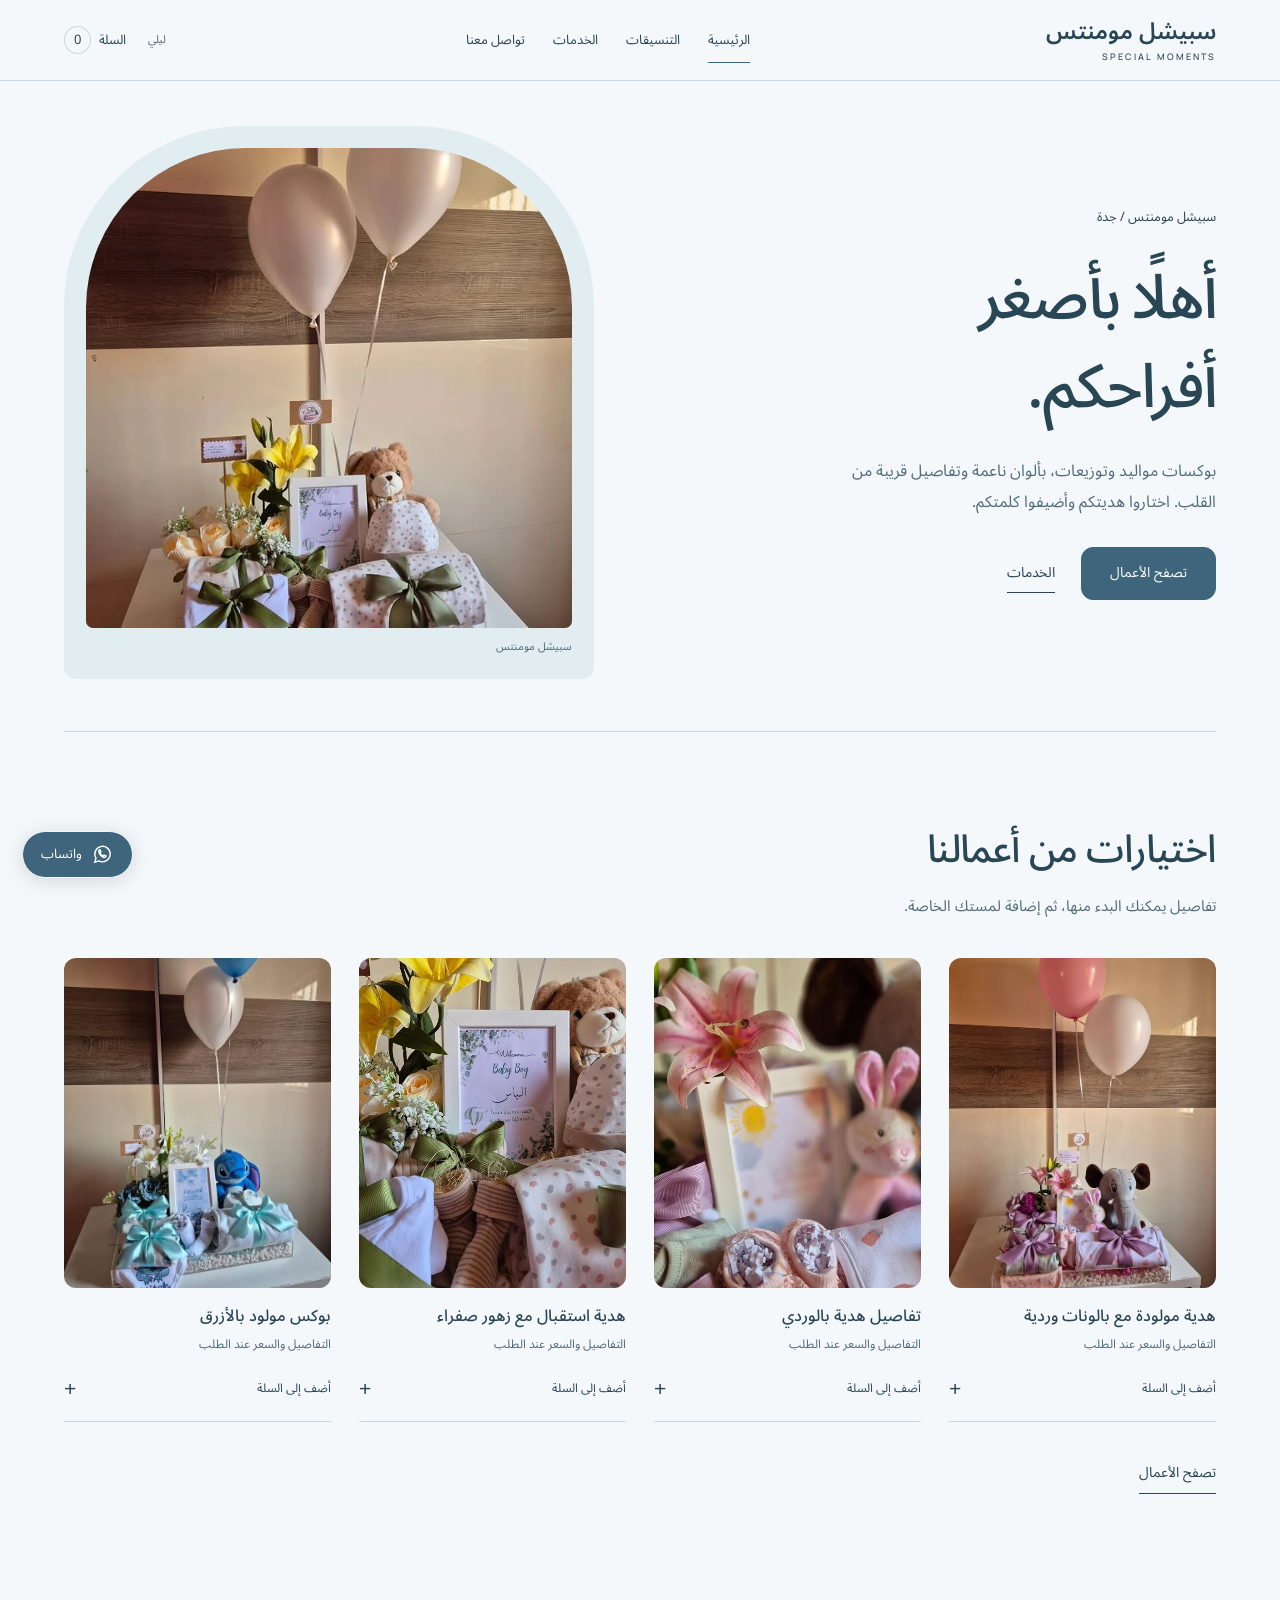
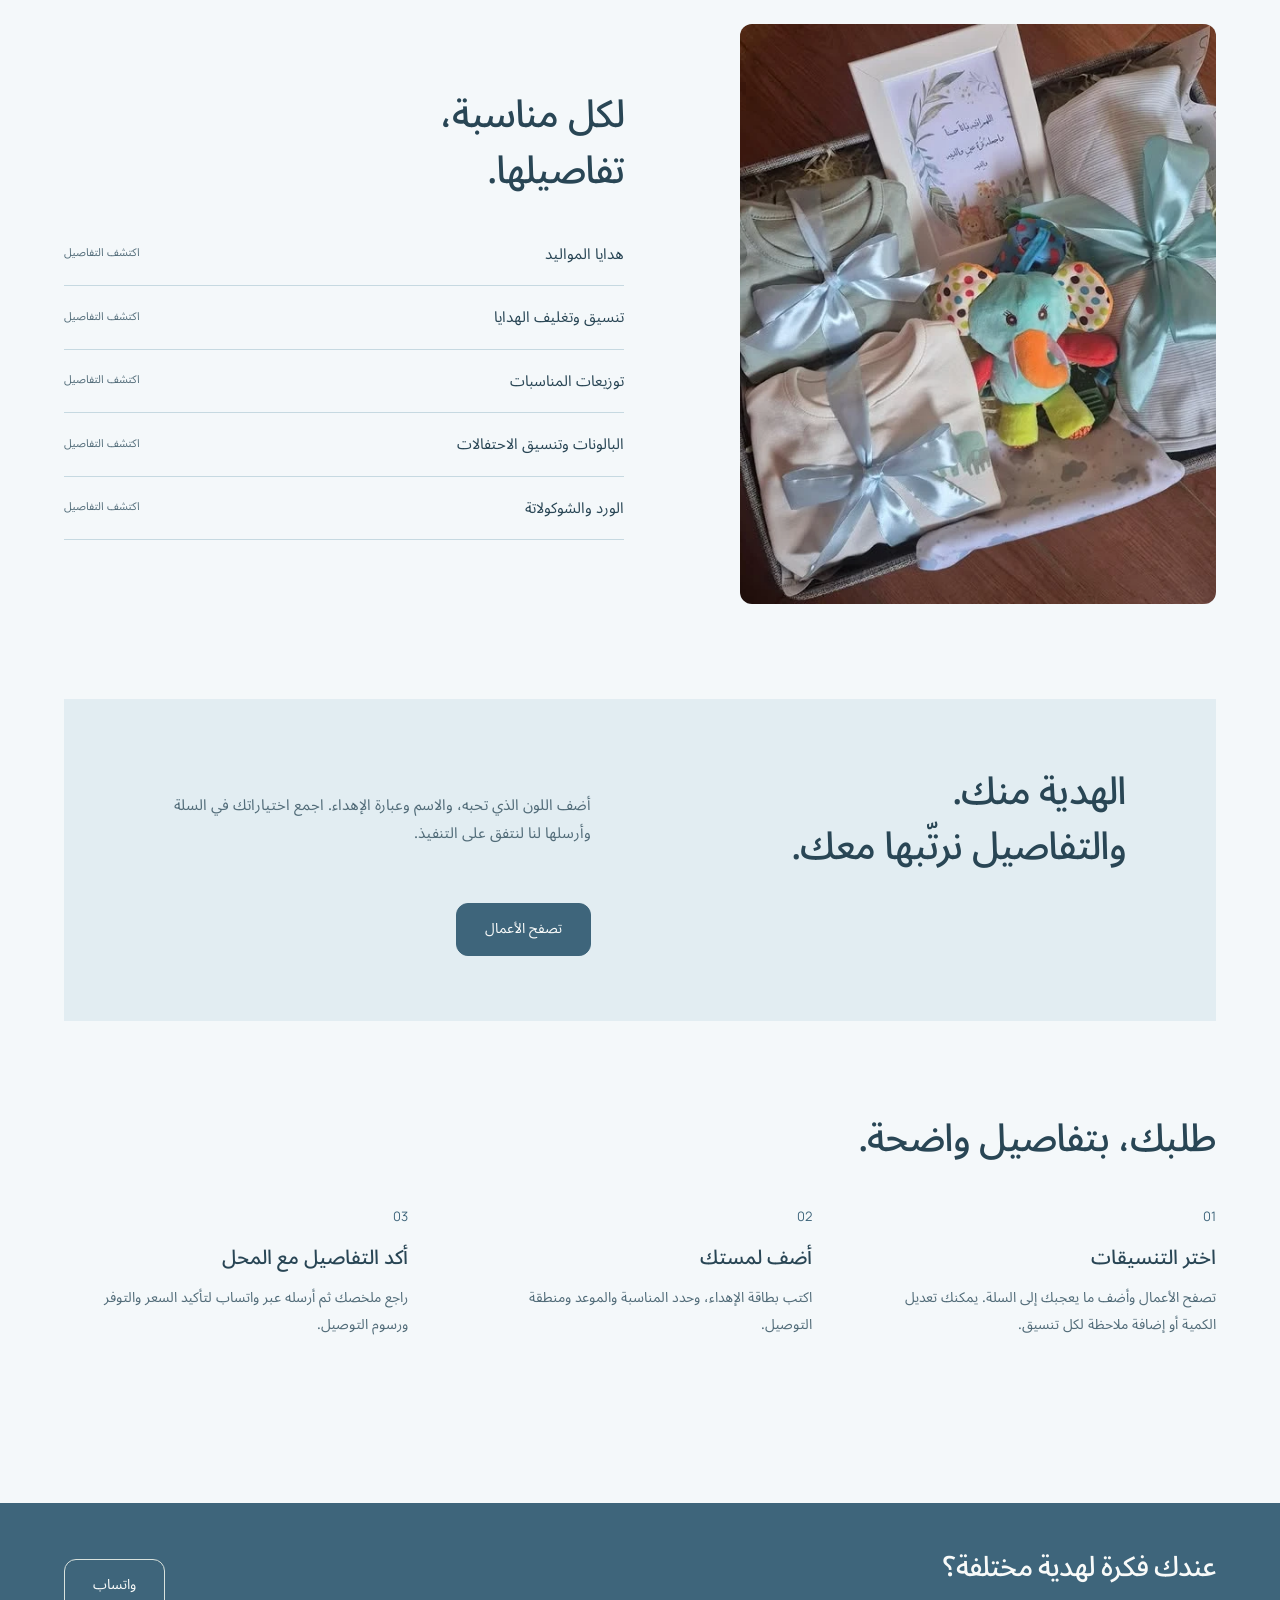
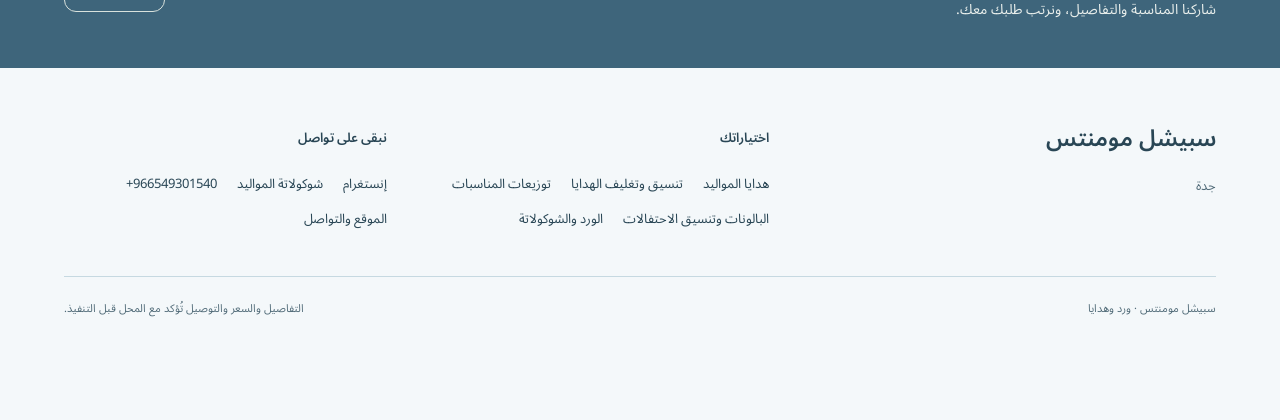
<file: index.html>
<!doctype html><html lang="ar" dir="rtl"><head><meta charset="utf-8"><meta name="viewport" content="width=device-width, initial-scale=1"><meta name="robots" content="noindex,nofollow"><title>الأعمال والخدمات | سبيشل مومنتس</title><meta name="description" content="بوكسات مواليد وتوزيعات، بألوان ناعمة وتفاصيل قريبة من القلب. اختاروا هديتكم وأضيفوا كلمتكم."><meta name="theme-color" content="#f5f1e9"><link rel="icon" href="assets/favicon.svg" type="image/svg+xml"><link rel="stylesheet" href="assets/style.css"><script defer src="assets/app.js"></script></head><body data-edition="nine" data-theme="sky"><a class="skip" href="#main">انتقل للمحتوى</a><header><div class="container nav-shell"><a href="index.html" class="brand">سبيشل مومنتس<small>SPECIAL MOMENTS</small></a><nav class="navlinks" id="main-nav" aria-label="القائمة الرئيسية"><a href="index.html" aria-current="page">الرئيسية</a><a href="shop.html">التنسيقات</a><a href="services.html">الخدمات</a><a href="contact.html">تواصل معنا</a></nav><div class="nav-actions"><button class="appearance" type="button" aria-label="تغيير المظهر">المظهر</button><a href="cart.html" class="bag-link" aria-label="سلة الطلب"><span class="bag-label">السلة</span><span class="bag-count">0</span></a><button class="menu-toggle" type="button" aria-controls="main-nav" aria-expanded="false">القائمة</button></div></div></header><div class="container storage-warning" hidden>تعذر حفظ السلة في هذا المتصفح. تبقى اختياراتك في الصفحة الحالية فقط.</div><noscript><p class="container no-script">لتجميع التنسيقات في السلة، فعّل JavaScript أو أرسل اسم التنسيق مباشرة عبر <a href="https://wa.me/966549301540">WhatsApp</a>.</p></noscript><main id="main"><section class="container hero"><div class="hero-copy"><span class="eyebrow">سبيشل مومنتس / جدة</span><h1>أهلًا بأصغر
أفراحكم.</h1><p>بوكسات مواليد وتوزيعات، بألوان ناعمة وتفاصيل قريبة من القلب. اختاروا هديتكم وأضيفوا كلمتكم.</p><div class="hero-actions"><a class="button" href="shop.html">تصفح الأعمال</a><a class="text-link" href="services.html">الخدمات</a></div></div><figure class="hero-media"><img class="" src="assets/img/05.webp" alt="من أعمال سبيشل مومنتس" loading="eager" decoding="async" width="700" height="850"><figcaption>سبيشل مومنتس</figcaption></figure><div class="hero-accent"><img class="" src="assets/img/02.webp" alt="هدية مولودة مع بالونات وردية" loading="lazy" decoding="async" width="700" height="850"></div></section><section class="container section selected"><h2>اختيارات من أعمالنا</h2><p class="intro">تفاصيل يمكنك البدء منها، ثم إضافة لمستك الخاصة.</p><div class="products feature-products"><article class="product" id="special-02" data-categories="newborn balloons" data-search="هدية مولودة مع بالونات وردية"><div class="product-visual"><button type="button" data-view="special-02" aria-label="عرض هدية مولودة مع بالونات وردية"><img class="" src="assets/img/02.webp" alt="هدية مولودة مع بالونات وردية" loading="lazy" decoding="async" width="700" height="850"></button></div><div class="product-info"><h3>هدية مولودة مع بالونات وردية</h3><p>التفاصيل والسعر عند الطلب</p><button type="button" class="product-add" data-add="special-02"><span>أضف إلى السلة</span><b aria-hidden="true">+</b></button></div></article><article class="product" id="special-00" data-categories="newborn gifts" data-search="تفاصيل هدية بالوردي"><div class="product-visual"><button type="button" data-view="special-00" aria-label="عرض تفاصيل هدية بالوردي"><img class="" src="assets/img/00.webp" alt="تفاصيل هدية بالوردي" loading="lazy" decoding="async" width="700" height="850"></button></div><div class="product-info"><h3>تفاصيل هدية بالوردي</h3><p>التفاصيل والسعر عند الطلب</p><button type="button" class="product-add" data-add="special-00"><span>أضف إلى السلة</span><b aria-hidden="true">+</b></button></div></article><article class="product" id="special-03" data-categories="newborn gifts" data-search="هدية استقبال مع زهور صفراء"><div class="product-visual"><button type="button" data-view="special-03" aria-label="عرض هدية استقبال مع زهور صفراء"><img class="" src="assets/img/03.webp" alt="هدية استقبال مع زهور صفراء" loading="lazy" decoding="async" width="700" height="850"></button></div><div class="product-info"><h3>هدية استقبال مع زهور صفراء</h3><p>التفاصيل والسعر عند الطلب</p><button type="button" class="product-add" data-add="special-03"><span>أضف إلى السلة</span><b aria-hidden="true">+</b></button></div></article><article class="product" id="special-08" data-categories="newborn balloons" data-search="بوكس مولود بالأزرق"><div class="product-visual"><button type="button" data-view="special-08" aria-label="عرض بوكس مولود بالأزرق"><img class="" src="assets/img/08.webp" alt="بوكس مولود بالأزرق" loading="lazy" decoding="async" width="700" height="850"></button></div><div class="product-info"><h3>بوكس مولود بالأزرق</h3><p>التفاصيل والسعر عند الطلب</p><button type="button" class="product-add" data-add="special-08"><span>أضف إلى السلة</span><b aria-hidden="true">+</b></button></div></article></div><a class="text-link all-work" href="shop.html">تصفح الأعمال</a></section><section class="container service-editorial"><div class="service-photo"><img class="" src="assets/img/10.webp" alt="صينية هدية بتغليف أزرق" loading="lazy" decoding="async" width="700" height="850"></div><div class="service-copy"><h2>لكل مناسبة،<br>تفاصيلها.</h2><div class="service-links"><a href="newborn.html"><span>هدايا المواليد</span><span class="service-action">اكتشف التفاصيل</span></a><a href="gifts.html"><span>تنسيق وتغليف الهدايا</span><span class="service-action">اكتشف التفاصيل</span></a><a href="favours.html"><span>توزيعات المناسبات</span><span class="service-action">اكتشف التفاصيل</span></a><a href="balloons.html"><span>البالونات وتنسيق الاحتفالات</span><span class="service-action">اكتشف التفاصيل</span></a><a href="chocolate.html"><span>الورد والشوكولاتة</span><span class="service-action">اكتشف التفاصيل</span></a></div></div></section><section class="container personal-note"><h2>الهدية منك.<br>والتفاصيل نرتّبها معك.</h2><p>أضف اللون الذي تحبه، والاسم وعبارة الإهداء. اجمع اختياراتك في السلة وأرسلها لنا لنتفق على التنفيذ.</p><a class="button" href="shop.html">تصفح الأعمال</a></section><section class="section container"><span class="eyebrow">من اختيارك إلى وصول الهدية</span><h2>طلبك، بتفاصيل واضحة.</h2><div class="steps"><div class="step"><span>01</span><h3>اختر التنسيقات</h3><p>تصفح الأعمال وأضف ما يعجبك إلى السلة. يمكنك تعديل الكمية أو إضافة ملاحظة لكل تنسيق.</p></div><div class="step"><span>02</span><h3>أضف لمستك</h3><p>اكتب بطاقة الإهداء، وحدد المناسبة والموعد ومنطقة التوصيل.</p></div><div class="step"><span>03</span><h3>أكد التفاصيل مع المحل</h3><p>راجع ملخصك ثم أرسله عبر واتساب لتأكيد السعر والتوفر ورسوم التوصيل.</p></div></div></section></main><section class="contact-band"><div class="container"><div><h2>عندك فكرة لهدية مختلفة؟</h2><p>شاركنا المناسبة والتفاصيل، ونرتب طلبك معك.</p></div><a class="button" href="https://wa.me/966549301540" target="_blank" rel="noopener noreferrer">واتساب</a></div></section><footer><div class="container"><div class="footer-grid"><div><a class="brand" href="index.html">سبيشل مومنتس</a><p>جدة</p></div><div class="footer-col"><strong>اختياراتك</strong><div class="footer-links"><a href="newborn.html">هدايا المواليد</a><a href="gifts.html">تنسيق وتغليف الهدايا</a><a href="favours.html">توزيعات المناسبات</a><a href="balloons.html">البالونات وتنسيق الاحتفالات</a><a href="chocolate.html">الورد والشوكولاتة</a></div></div><div class="footer-col"><strong>نبقى على تواصل</strong><div class="footer-links"><a href="https://www.instagram.com/specialmoments.4/" target="_blank" rel="noopener noreferrer">إنستغرام</a><a href="https://www.instagram.com/specialmoments.44/" target="_blank" rel="noopener noreferrer">شوكولاتة المواليد</a><a href="tel:+966549301540" dir="ltr">+966549301540</a><a href="contact.html">الموقع والتواصل</a></div></div></div><div class="copyright"><span>سبيشل مومنتس · ورد وهدايا</span><span>التفاصيل والسعر والتوصيل تُؤكد مع المحل قبل التنفيذ.</span></div></div></footer><a class="wa-float" href="https://wa.me/966549301540" target="_blank" rel="noopener noreferrer"><svg viewBox="0 0 24 24" aria-hidden="true"><path d="M20 11.6a8 8 0 0 1-11.7 7.1L4 20l1.2-4.3A8 8 0 1 1 20 11.6Z"/><path d="M8.3 7.6c-.9 1.5 1 5.8 4.2 7.2 2 .9 3.2-.4 3.2-1.2l-2-1-1 1c-1.8-.8-2.7-1.8-3.4-3.5l1-1-1-2Z"/></svg><span>واتساب</span></a><dialog class="dialog" aria-labelledby="product-title"><div class="dialog-shell"><button type="button" class="dialog-close">إغلاق</button><img class="dialog-photo" alt=""><div class="dialog-copy"><span class="serial"></span><h2 id="product-title"></h2><p>اختر هذا التنسيق، ودوّن أي تغيير في الألوان أو الحجم أو الإضافات. يُؤكد السعر والتوفر قبل التنفيذ.</p><label for="product-qty">الكمية</label><select id="product-qty"><option>1</option><option>2</option><option>3</option><option>4</option><option>5</option><option>6</option><option>7</option><option>8</option><option>9</option><option>10</option><option>11</option><option>12</option><option>13</option><option>14</option><option>15</option><option>16</option><option>17</option><option>18</option><option>19</option><option>20</option><option>25</option><option>50</option><option>100</option><option>200</option><option>500</option><option>1000</option></select><label for="product-note" style="margin-top:18px">لمستك على التنسيق (اختياري)</label><textarea id="product-note" maxlength="180" placeholder="اللون، الحجم، أو الإضافة التي تفضلها"></textarea><button class="button" type="button" data-dialog-add>أضف إلى السلة</button></div></div></dialog><div class="toast" role="status" aria-live="polite"></div><script type="application/json" id="store-data">{"slug": "special-moments-gifts-jeddah", "name": "سبيشل مومنتس", "en": "SPECIAL MOMENTS", "phone": "966549301540", "products": [{"id": "special-05", "image": "05.webp", "name": "بوكس مولودة بألوان هادئة", "en": "بوكس مولودة بألوان هادئة", "categories": ["newborn", "gifts"]}, {"id": "special-02", "image": "02.webp", "name": "هدية مولودة مع بالونات وردية", "en": "هدية مولودة مع بالونات وردية", "categories": ["newborn", "balloons"]}, {"id": "special-00", "image": "00.webp", "name": "تفاصيل هدية بالوردي", "en": "تفاصيل هدية بالوردي", "categories": ["newborn", "gifts"]}, {"id": "special-03", "image": "03.webp", "name": "هدية استقبال مع زهور صفراء", "en": "هدية استقبال مع زهور صفراء", "categories": ["newborn", "gifts"]}, {"id": "special-08", "image": "08.webp", "name": "بوكس مولود بالأزرق", "en": "بوكس مولود بالأزرق", "categories": ["newborn", "balloons"]}, {"id": "special-06", "image": "06.webp", "name": "تفاصيل بوكس مولود", "en": "تفاصيل بوكس مولود", "categories": ["newborn", "gifts"]}, {"id": "special-10", "image": "10.webp", "name": "صينية هدية بتغليف أزرق", "en": "صينية هدية بتغليف أزرق", "categories": ["gifts", "newborn"]}], "assets": "assets/img/", "base": "./", "servicePhones": {}}</script></body></html>
</file>
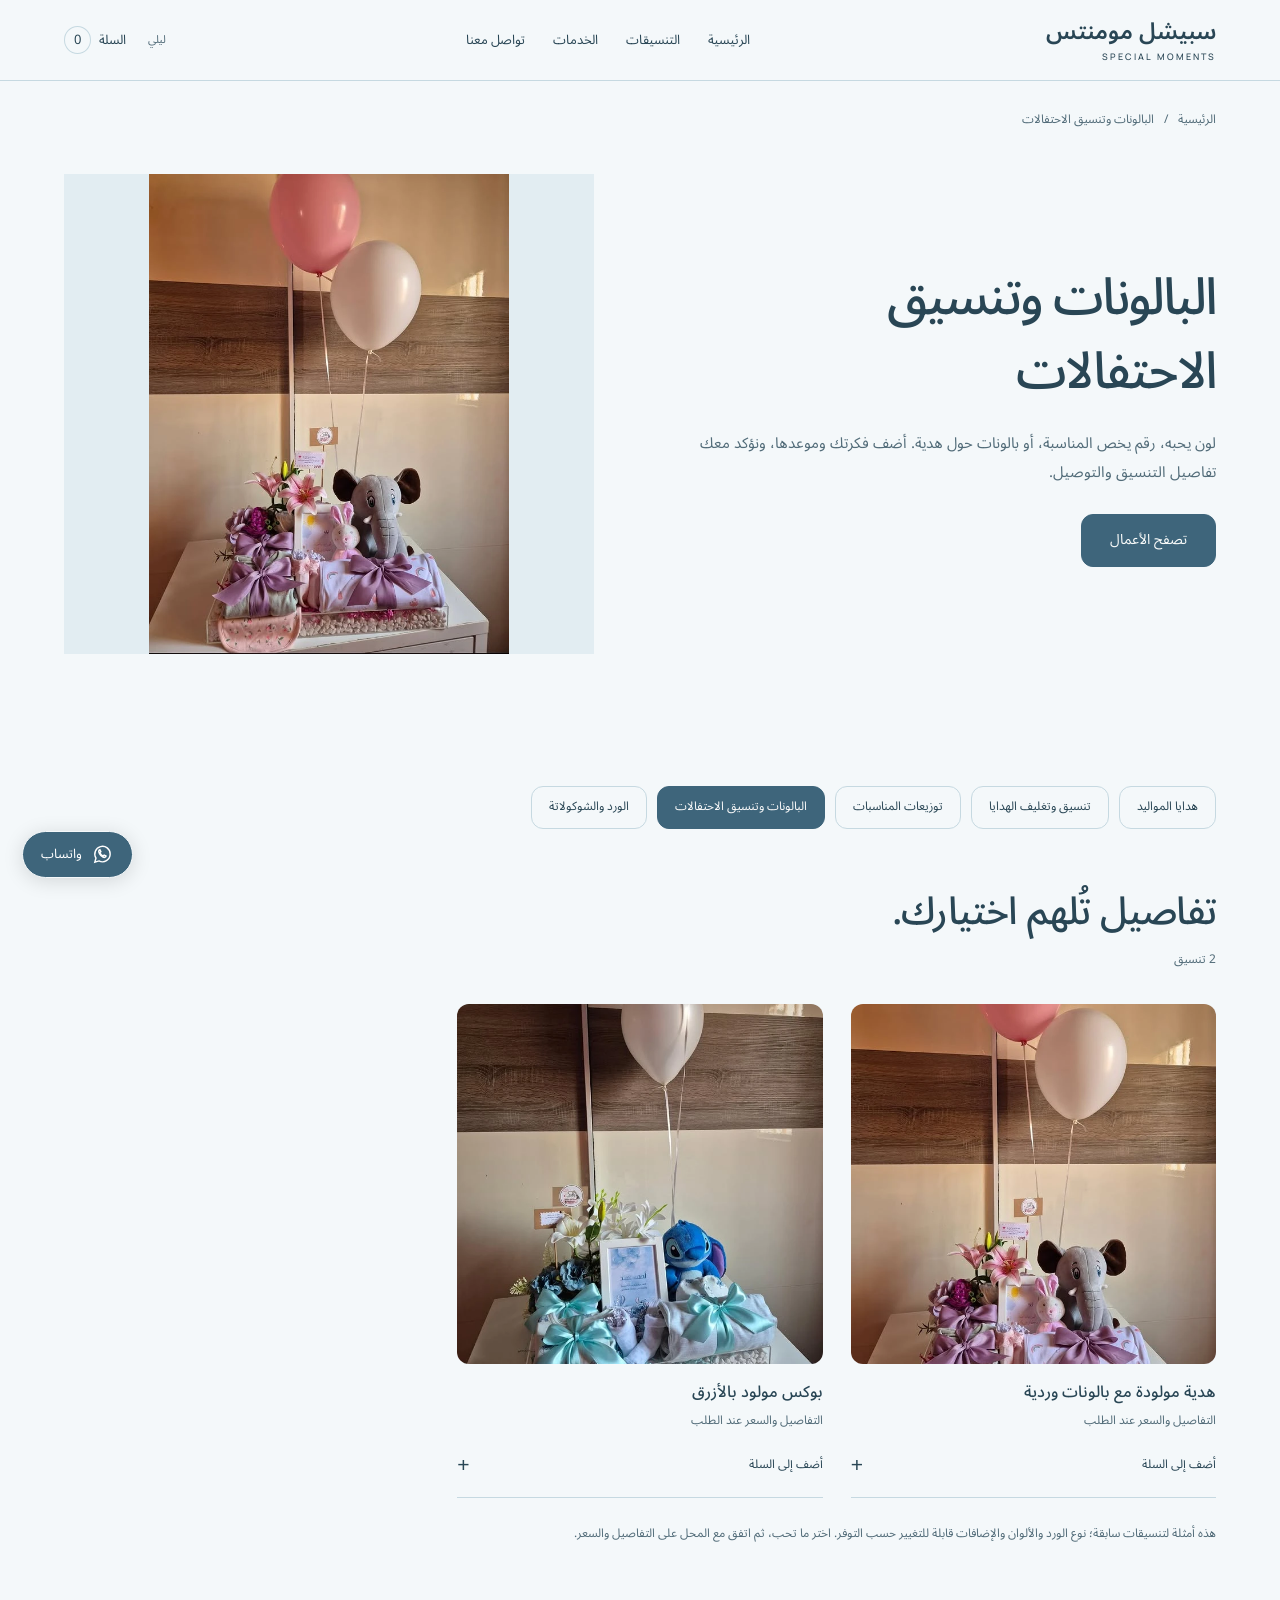
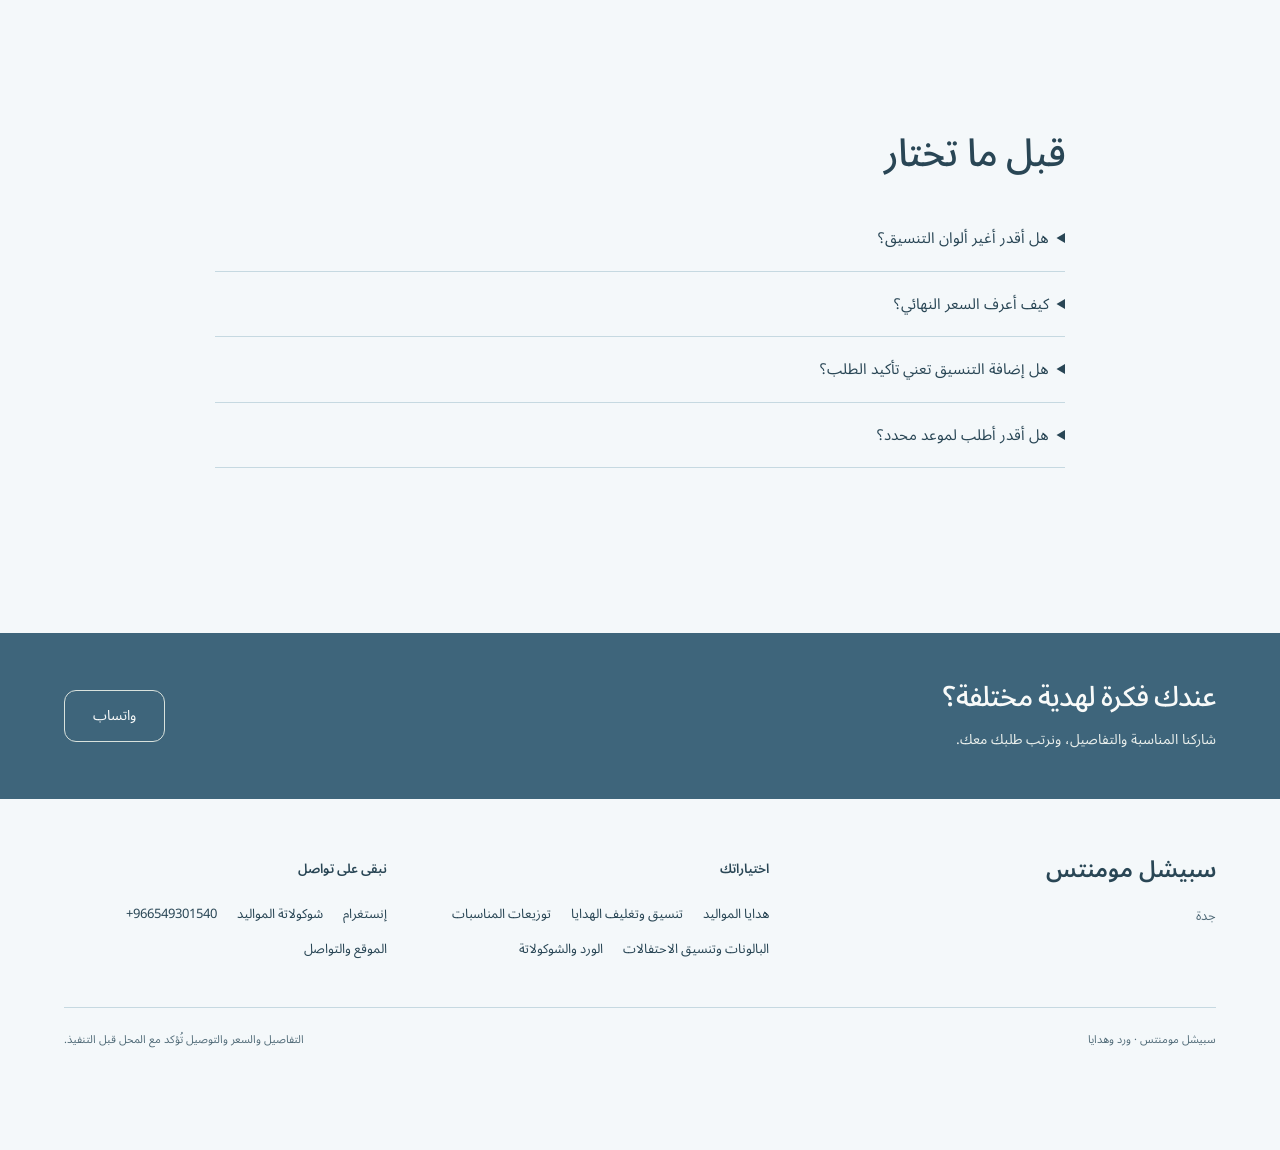
<file: balloons.html>
<!doctype html><html lang="ar" dir="rtl"><head><meta charset="utf-8"><meta name="viewport" content="width=device-width, initial-scale=1"><meta name="robots" content="noindex,nofollow"><title>البالونات وتنسيق الاحتفالات | سبيشل مومنتس</title><meta name="description" content="بوكسات مواليد وتوزيعات، بألوان ناعمة وتفاصيل قريبة من القلب. اختاروا هديتكم وأضيفوا كلمتكم."><meta name="theme-color" content="#f5f1e9"><link rel="icon" href="assets/favicon.svg" type="image/svg+xml"><link rel="stylesheet" href="assets/style.css"><script defer src="assets/app.js"></script></head><body data-edition="nine" data-theme="sky"><a class="skip" href="#main">انتقل للمحتوى</a><header><div class="container nav-shell"><a href="index.html" class="brand">سبيشل مومنتس<small>SPECIAL MOMENTS</small></a><nav class="navlinks" id="main-nav" aria-label="القائمة الرئيسية"><a href="index.html">الرئيسية</a><a href="shop.html">التنسيقات</a><a href="services.html">الخدمات</a><a href="contact.html">تواصل معنا</a></nav><div class="nav-actions"><button class="appearance" type="button" aria-label="تغيير المظهر">المظهر</button><a href="cart.html" class="bag-link" aria-label="سلة الطلب"><span class="bag-label">السلة</span><span class="bag-count">0</span></a><button class="menu-toggle" type="button" aria-controls="main-nav" aria-expanded="false">القائمة</button></div></div></header><div class="container storage-warning" hidden>تعذر حفظ السلة في هذا المتصفح. تبقى اختياراتك في الصفحة الحالية فقط.</div><noscript><p class="container no-script">لتجميع التنسيقات في السلة، فعّل JavaScript أو أرسل اسم التنسيق مباشرة عبر <a href="https://wa.me/966549301540">WhatsApp</a>.</p></noscript><main id="main"><div class="container breadcrumbs"><a href="index.html">الرئيسية</a><span>/</span>البالونات وتنسيق الاحتفالات</div><section class="container service-hero"><div><span class="eyebrow">سبيشل مومنتس</span><h1>البالونات وتنسيق الاحتفالات</h1><p>لون يحبه، رقم يخص المناسبة، أو بالونات حول هدية. أضف فكرتك وموعدها، ونؤكد معك تفاصيل التنسيق والتوصيل.</p><a class="button" href="#gallery">تصفح الأعمال</a></div><img class="" src="assets/img/02.webp" alt="هدية مولودة مع بالونات وردية" loading="eager" decoding="async" width="700" height="850"></section><section class="container section" id="gallery"><nav class="service-index" aria-label="الخدمات"><a href="newborn.html">هدايا المواليد</a><a href="gifts.html">تنسيق وتغليف الهدايا</a><a href="favours.html">توزيعات المناسبات</a><a href="balloons.html" aria-current="page">البالونات وتنسيق الاحتفالات</a><a href="chocolate.html">الورد والشوكولاتة</a></nav><div class="section-heading"><div><span class="eyebrow">من أعمالنا</span><h2>تفاصيل تُلهم اختيارك.</h2></div><span class="serial">2 تنسيق</span></div><div class="products "><article class="product" id="special-02" data-categories="newborn balloons" data-search="هدية مولودة مع بالونات وردية"><div class="product-visual"><button type="button" data-view="special-02" aria-label="عرض هدية مولودة مع بالونات وردية"><img class="" src="assets/img/02.webp" alt="هدية مولودة مع بالونات وردية" loading="lazy" decoding="async" width="700" height="850"></button></div><div class="product-info"><h3>هدية مولودة مع بالونات وردية</h3><p>التفاصيل والسعر عند الطلب</p><button type="button" class="product-add" data-add="special-02"><span>أضف إلى السلة</span><b aria-hidden="true">+</b></button></div></article><article class="product" id="special-08" data-categories="newborn balloons" data-search="بوكس مولود بالأزرق"><div class="product-visual"><button type="button" data-view="special-08" aria-label="عرض بوكس مولود بالأزرق"><img class="" src="assets/img/08.webp" alt="بوكس مولود بالأزرق" loading="lazy" decoding="async" width="700" height="850"></button></div><div class="product-info"><h3>بوكس مولود بالأزرق</h3><p>التفاصيل والسعر عند الطلب</p><button type="button" class="product-add" data-add="special-08"><span>أضف إلى السلة</span><b aria-hidden="true">+</b></button></div></article></div><p class="gallery-footnote">هذه أمثلة لتنسيقات سابقة؛ نوع الورد والألوان والإضافات قابلة للتغيير حسب التوفر. اختر ما تحب، ثم اتفق مع المحل على التفاصيل والسعر.</p></section><section class="section container"><div class="faq"><h2>قبل ما تختار</h2><details><summary>هل أقدر أغير ألوان التنسيق؟</summary><p>اكتب الألوان والتعديلات المطلوبة في تفاصيل التنسيق. يراجع المحل توفر الورد والإضافات معك قبل تأكيد الطلب.</p></details><details><summary>كيف أعرف السعر النهائي؟</summary><p>السعر يعتمد على حجم التنسيق ونوع الورد والإضافات والتوصيل. اجمع اختياراتك وأرسلها عبر واتساب لتحصل على تسعير واضح. أي سعر ظاهر في صورة قديمة يحتاج تأكيدًا جديدًا.</p></details><details><summary>هل إضافة التنسيق تعني تأكيد الطلب؟</summary><p>السلة تجمع اختياراتك فقط. يبدأ تأكيد الطلب بعد التواصل مع المحل والاتفاق على السعر والتفاصيل وموعد التجهيز.</p></details><details><summary>هل أقدر أطلب لموعد محدد؟</summary><p>حدد الموعد في الطلب. يؤكد المحل إمكانية التجهيز والتوصيل في الوقت المناسب حسب جدول الطلبات والتوفر.</p></details></div></section></main><section class="contact-band"><div class="container"><div><h2>عندك فكرة لهدية مختلفة؟</h2><p>شاركنا المناسبة والتفاصيل، ونرتب طلبك معك.</p></div><a class="button" href="https://wa.me/966549301540" target="_blank" rel="noopener noreferrer">واتساب</a></div></section><footer><div class="container"><div class="footer-grid"><div><a class="brand" href="index.html">سبيشل مومنتس</a><p>جدة</p></div><div class="footer-col"><strong>اختياراتك</strong><div class="footer-links"><a href="newborn.html">هدايا المواليد</a><a href="gifts.html">تنسيق وتغليف الهدايا</a><a href="favours.html">توزيعات المناسبات</a><a href="balloons.html">البالونات وتنسيق الاحتفالات</a><a href="chocolate.html">الورد والشوكولاتة</a></div></div><div class="footer-col"><strong>نبقى على تواصل</strong><div class="footer-links"><a href="https://www.instagram.com/specialmoments.4/" target="_blank" rel="noopener noreferrer">إنستغرام</a><a href="https://www.instagram.com/specialmoments.44/" target="_blank" rel="noopener noreferrer">شوكولاتة المواليد</a><a href="tel:+966549301540" dir="ltr">+966549301540</a><a href="contact.html">الموقع والتواصل</a></div></div></div><div class="copyright"><span>سبيشل مومنتس · ورد وهدايا</span><span>التفاصيل والسعر والتوصيل تُؤكد مع المحل قبل التنفيذ.</span></div></div></footer><a class="wa-float" href="https://wa.me/966549301540" target="_blank" rel="noopener noreferrer"><svg viewBox="0 0 24 24" aria-hidden="true"><path d="M20 11.6a8 8 0 0 1-11.7 7.1L4 20l1.2-4.3A8 8 0 1 1 20 11.6Z"/><path d="M8.3 7.6c-.9 1.5 1 5.8 4.2 7.2 2 .9 3.2-.4 3.2-1.2l-2-1-1 1c-1.8-.8-2.7-1.8-3.4-3.5l1-1-1-2Z"/></svg><span>واتساب</span></a><dialog class="dialog" aria-labelledby="product-title"><div class="dialog-shell"><button type="button" class="dialog-close">إغلاق</button><img class="dialog-photo" alt=""><div class="dialog-copy"><span class="serial"></span><h2 id="product-title"></h2><p>اختر هذا التنسيق، ودوّن أي تغيير في الألوان أو الحجم أو الإضافات. يُؤكد السعر والتوفر قبل التنفيذ.</p><label for="product-qty">الكمية</label><select id="product-qty"><option>1</option><option>2</option><option>3</option><option>4</option><option>5</option><option>6</option><option>7</option><option>8</option><option>9</option><option>10</option><option>11</option><option>12</option><option>13</option><option>14</option><option>15</option><option>16</option><option>17</option><option>18</option><option>19</option><option>20</option><option>25</option><option>50</option><option>100</option><option>200</option><option>500</option><option>1000</option></select><label for="product-note" style="margin-top:18px">لمستك على التنسيق (اختياري)</label><textarea id="product-note" maxlength="180" placeholder="اللون، الحجم، أو الإضافة التي تفضلها"></textarea><button class="button" type="button" data-dialog-add>أضف إلى السلة</button></div></div></dialog><div class="toast" role="status" aria-live="polite"></div><script type="application/json" id="store-data">{"slug": "special-moments-gifts-jeddah", "name": "سبيشل مومنتس", "en": "SPECIAL MOMENTS", "phone": "966549301540", "products": [{"id": "special-05", "image": "05.webp", "name": "بوكس مولودة بألوان هادئة", "en": "بوكس مولودة بألوان هادئة", "categories": ["newborn", "gifts"]}, {"id": "special-02", "image": "02.webp", "name": "هدية مولودة مع بالونات وردية", "en": "هدية مولودة مع بالونات وردية", "categories": ["newborn", "balloons"]}, {"id": "special-00", "image": "00.webp", "name": "تفاصيل هدية بالوردي", "en": "تفاصيل هدية بالوردي", "categories": ["newborn", "gifts"]}, {"id": "special-03", "image": "03.webp", "name": "هدية استقبال مع زهور صفراء", "en": "هدية استقبال مع زهور صفراء", "categories": ["newborn", "gifts"]}, {"id": "special-08", "image": "08.webp", "name": "بوكس مولود بالأزرق", "en": "بوكس مولود بالأزرق", "categories": ["newborn", "balloons"]}, {"id": "special-06", "image": "06.webp", "name": "تفاصيل بوكس مولود", "en": "تفاصيل بوكس مولود", "categories": ["newborn", "gifts"]}, {"id": "special-10", "image": "10.webp", "name": "صينية هدية بتغليف أزرق", "en": "صينية هدية بتغليف أزرق", "categories": ["gifts", "newborn"]}], "assets": "assets/img/", "base": "./", "servicePhones": {}}</script></body></html>
</file>
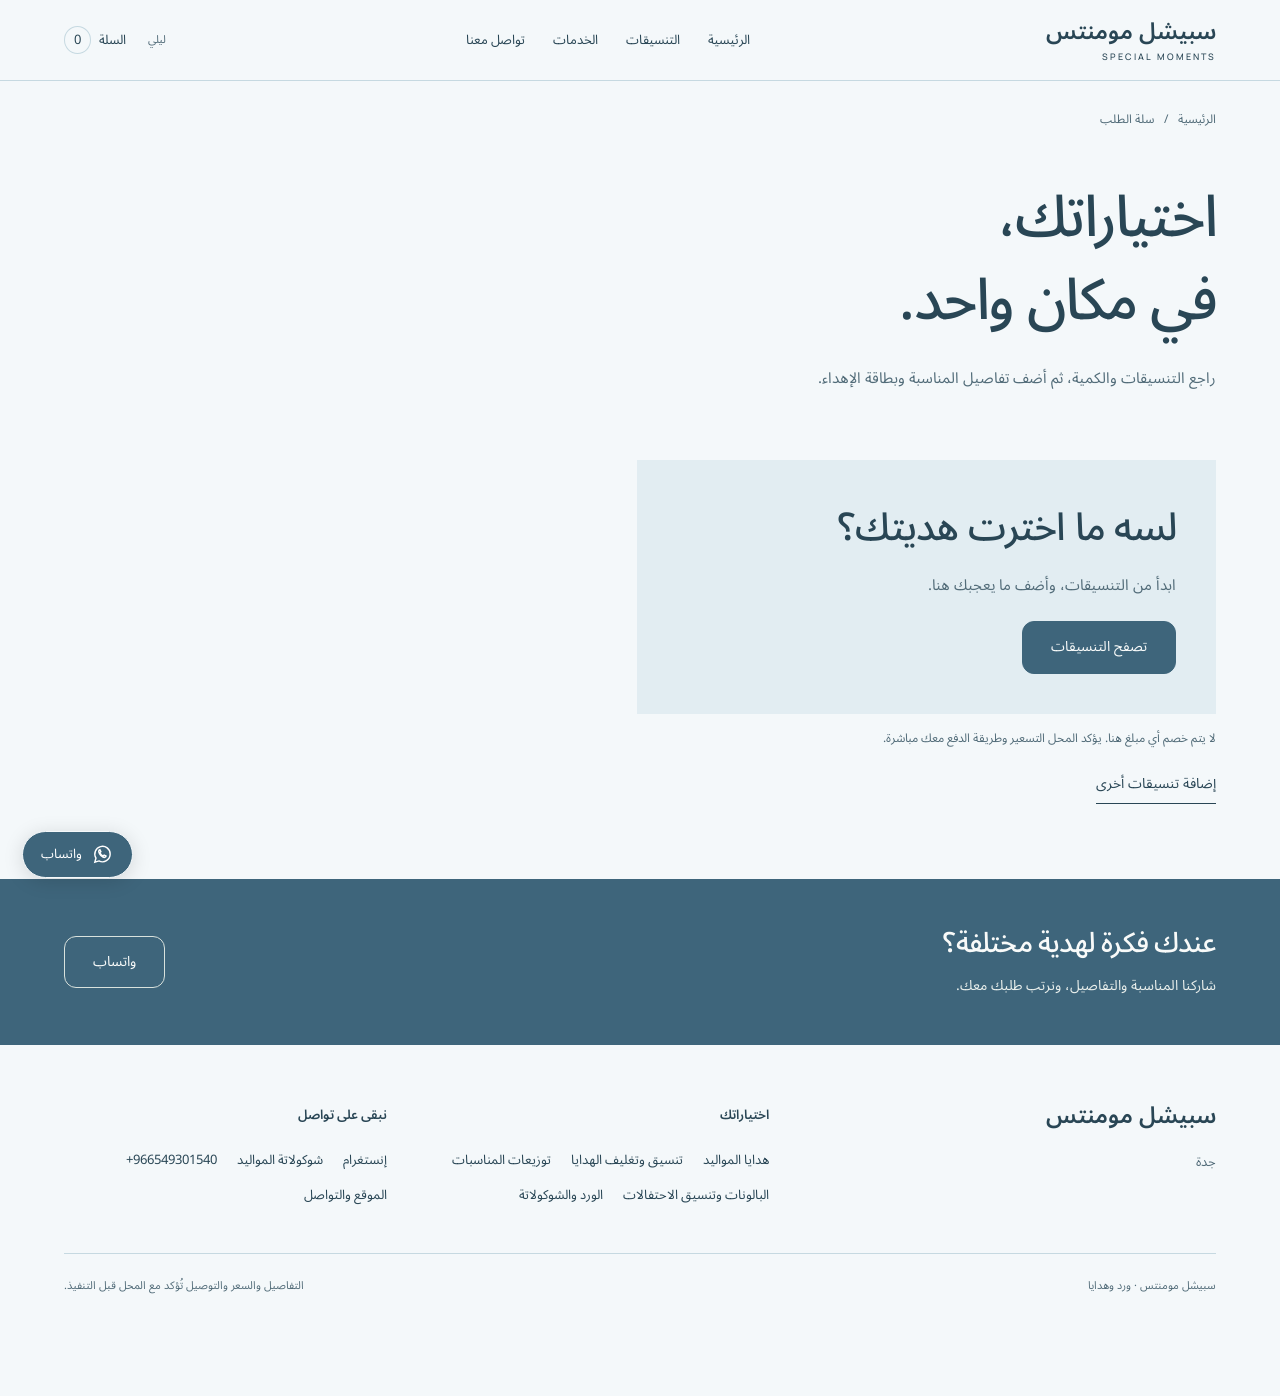
<file: cart.html>
<!doctype html><html lang="ar" dir="rtl"><head><meta charset="utf-8"><meta name="viewport" content="width=device-width, initial-scale=1"><meta name="robots" content="noindex,nofollow"><title>سلة الطلب | سبيشل مومنتس</title><meta name="description" content="بوكسات مواليد وتوزيعات، بألوان ناعمة وتفاصيل قريبة من القلب. اختاروا هديتكم وأضيفوا كلمتكم."><meta name="theme-color" content="#f5f1e9"><link rel="icon" href="assets/favicon.svg" type="image/svg+xml"><link rel="stylesheet" href="assets/style.css"><script defer src="assets/app.js"></script></head><body data-edition="nine" data-theme="sky"><a class="skip" href="#main">انتقل للمحتوى</a><header><div class="container nav-shell"><a href="index.html" class="brand">سبيشل مومنتس<small>SPECIAL MOMENTS</small></a><nav class="navlinks" id="main-nav" aria-label="القائمة الرئيسية"><a href="index.html">الرئيسية</a><a href="shop.html">التنسيقات</a><a href="services.html">الخدمات</a><a href="contact.html">تواصل معنا</a></nav><div class="nav-actions"><button class="appearance" type="button" aria-label="تغيير المظهر">المظهر</button><a href="cart.html" class="bag-link" aria-label="سلة الطلب"><span class="bag-label">السلة</span><span class="bag-count">0</span></a><button class="menu-toggle" type="button" aria-controls="main-nav" aria-expanded="false">القائمة</button></div></div></header><div class="container storage-warning" hidden>تعذر حفظ السلة في هذا المتصفح. تبقى اختياراتك في الصفحة الحالية فقط.</div><noscript><p class="container no-script">لتجميع التنسيقات في السلة، فعّل JavaScript أو أرسل اسم التنسيق مباشرة عبر <a href="https://wa.me/966549301540">WhatsApp</a>.</p></noscript><main id="main"><div class="container breadcrumbs"><a href="index.html">الرئيسية</a><span>/</span>سلة الطلب</div><section class="container"><div class="page-intro"><span class="eyebrow">سبيشل مومنتس</span><h1>اختياراتك،
في مكان واحد.</h1><p>راجع التنسيقات والكمية، ثم أضف تفاصيل المناسبة وبطاقة الإهداء.</p></div><div class="cart-layout"><div><p id="cart-summary" class="cart-summary"></p><div id="cart-items"></div><div id="cart-empty" class="empty-cart"><h2>لسه ما اخترت هديتك؟</h2><p>ابدأ من التنسيقات، وأضف ما يعجبك هنا.</p><a class="button" href="shop.html">تصفح التنسيقات</a></div><p class="cart-checkout-note">لا يتم خصم أي مبلغ هنا. يؤكد المحل التسعير وطريقة الدفع معك مباشرة.</p><a class="text-link" href="shop.html">إضافة تنسيقات أخرى</a></div><form id="request-form" class="request-form" hidden><h2>خلّها على ذوقك.</h2><p class="fineprint">الاسم فقط مطلوب. أضف التفاصيل الأخرى إن كانت جاهزة لديك.</p><div class="form-grid"><label class="full">اسمك<input name="name" autocomplete="name" maxlength="80" required></label><label>المناسبة<select name="occasion"><option value="">اختر المناسبة</option><option>عيد ميلاد</option><option>شكر وتقدير</option><option>تخرج</option><option>مولود جديد</option><option>خطوبة أو زواج</option><option>بدون مناسبة</option><option>أخرى</option></select></label><label>الموعد المفضل<input type="date" name="date"></label><label class="full">طريقة الاستلام<select name="method"><option>توصيل، مع تأكيد الرسوم</option><option>أرغب في الاستفسار عن الاستلام</option></select></label><label class="full">الحي أو المنطقة<input name="area" maxlength="120" placeholder="نؤكد معك نطاق التوصيل"></label><label class="full">ميزانية تقريبية (اختياري)<input name="budget" maxlength="60" placeholder="اكتب الميزانية والعملة إن رغبت"></label><label class="full">بطاقة الإهداء<textarea name="gift" maxlength="400" placeholder="اكتبها بكلماتك…"></textarea></label><label class="full">تفاصيل إضافية<textarea name="notes" maxlength="400" placeholder="الألوان، الإضافات، أو تفاصيل المناسبة"></textarea></label></div><button class="button" type="submit">راجع ملخص الطلب</button><p class="fineprint">السلة لا تؤكد الطلب أو الموعد. الاتفاق النهائي يتم مع المحل عبر واتساب.</p><div id="request-review" hidden><h3 id="review-title" tabindex="-1" style="margin-top:30px">جاهز للمراجعة والإرسال</h3><label for="request-text" class="fineprint">ملخص الطلب</label><textarea id="request-text" readonly style="width:100%;min-height:230px;margin-top:15px"></textarea><a id="send-request" class="button" target="_blank" rel="noopener noreferrer">افتح واتساب لإرسال الطلب</a><button id="copy-request" class="button secondary" type="button">نسخ الملخص</button></div></form></div></section></main><section class="contact-band"><div class="container"><div><h2>عندك فكرة لهدية مختلفة؟</h2><p>شاركنا المناسبة والتفاصيل، ونرتب طلبك معك.</p></div><a class="button" href="https://wa.me/966549301540" target="_blank" rel="noopener noreferrer">واتساب</a></div></section><footer><div class="container"><div class="footer-grid"><div><a class="brand" href="index.html">سبيشل مومنتس</a><p>جدة</p></div><div class="footer-col"><strong>اختياراتك</strong><div class="footer-links"><a href="newborn.html">هدايا المواليد</a><a href="gifts.html">تنسيق وتغليف الهدايا</a><a href="favours.html">توزيعات المناسبات</a><a href="balloons.html">البالونات وتنسيق الاحتفالات</a><a href="chocolate.html">الورد والشوكولاتة</a></div></div><div class="footer-col"><strong>نبقى على تواصل</strong><div class="footer-links"><a href="https://www.instagram.com/specialmoments.4/" target="_blank" rel="noopener noreferrer">إنستغرام</a><a href="https://www.instagram.com/specialmoments.44/" target="_blank" rel="noopener noreferrer">شوكولاتة المواليد</a><a href="tel:+966549301540" dir="ltr">+966549301540</a><a href="contact.html">الموقع والتواصل</a></div></div></div><div class="copyright"><span>سبيشل مومنتس · ورد وهدايا</span><span>التفاصيل والسعر والتوصيل تُؤكد مع المحل قبل التنفيذ.</span></div></div></footer><a class="wa-float" href="https://wa.me/966549301540" target="_blank" rel="noopener noreferrer"><svg viewBox="0 0 24 24" aria-hidden="true"><path d="M20 11.6a8 8 0 0 1-11.7 7.1L4 20l1.2-4.3A8 8 0 1 1 20 11.6Z"/><path d="M8.3 7.6c-.9 1.5 1 5.8 4.2 7.2 2 .9 3.2-.4 3.2-1.2l-2-1-1 1c-1.8-.8-2.7-1.8-3.4-3.5l1-1-1-2Z"/></svg><span>واتساب</span></a><dialog class="dialog" aria-labelledby="product-title"><div class="dialog-shell"><button type="button" class="dialog-close">إغلاق</button><img class="dialog-photo" alt=""><div class="dialog-copy"><span class="serial"></span><h2 id="product-title"></h2><p>اختر هذا التنسيق، ودوّن أي تغيير في الألوان أو الحجم أو الإضافات. يُؤكد السعر والتوفر قبل التنفيذ.</p><label for="product-qty">الكمية</label><select id="product-qty"><option>1</option><option>2</option><option>3</option><option>4</option><option>5</option><option>6</option><option>7</option><option>8</option><option>9</option><option>10</option><option>11</option><option>12</option><option>13</option><option>14</option><option>15</option><option>16</option><option>17</option><option>18</option><option>19</option><option>20</option><option>25</option><option>50</option><option>100</option><option>200</option><option>500</option><option>1000</option></select><label for="product-note" style="margin-top:18px">لمستك على التنسيق (اختياري)</label><textarea id="product-note" maxlength="180" placeholder="اللون، الحجم، أو الإضافة التي تفضلها"></textarea><button class="button" type="button" data-dialog-add>أضف إلى السلة</button></div></div></dialog><div class="toast" role="status" aria-live="polite"></div><script type="application/json" id="store-data">{"slug": "special-moments-gifts-jeddah", "name": "سبيشل مومنتس", "en": "SPECIAL MOMENTS", "phone": "966549301540", "products": [{"id": "special-05", "image": "05.webp", "name": "بوكس مولودة بألوان هادئة", "en": "بوكس مولودة بألوان هادئة", "categories": ["newborn", "gifts"]}, {"id": "special-02", "image": "02.webp", "name": "هدية مولودة مع بالونات وردية", "en": "هدية مولودة مع بالونات وردية", "categories": ["newborn", "balloons"]}, {"id": "special-00", "image": "00.webp", "name": "تفاصيل هدية بالوردي", "en": "تفاصيل هدية بالوردي", "categories": ["newborn", "gifts"]}, {"id": "special-03", "image": "03.webp", "name": "هدية استقبال مع زهور صفراء", "en": "هدية استقبال مع زهور صفراء", "categories": ["newborn", "gifts"]}, {"id": "special-08", "image": "08.webp", "name": "بوكس مولود بالأزرق", "en": "بوكس مولود بالأزرق", "categories": ["newborn", "balloons"]}, {"id": "special-06", "image": "06.webp", "name": "تفاصيل بوكس مولود", "en": "تفاصيل بوكس مولود", "categories": ["newborn", "gifts"]}, {"id": "special-10", "image": "10.webp", "name": "صينية هدية بتغليف أزرق", "en": "صينية هدية بتغليف أزرق", "categories": ["gifts", "newborn"]}], "assets": "assets/img/", "base": "./", "servicePhones": {}}</script></body></html>
</file>
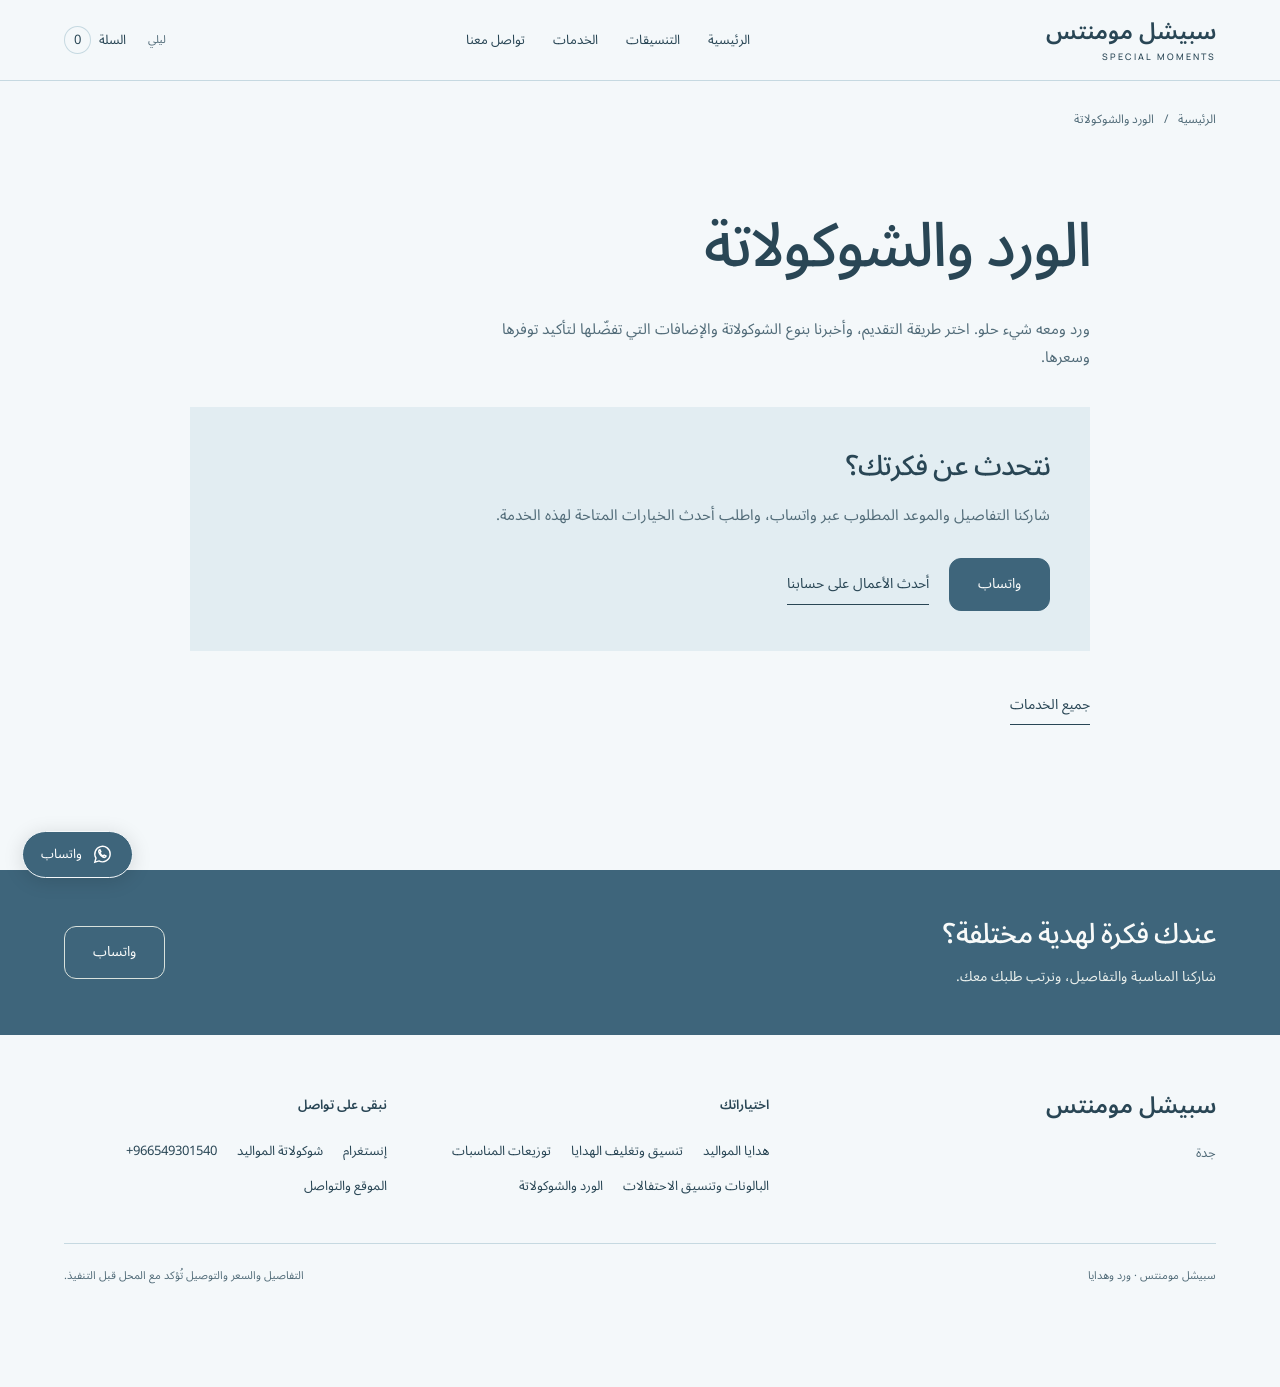
<file: chocolate.html>
<!doctype html><html lang="ar" dir="rtl"><head><meta charset="utf-8"><meta name="viewport" content="width=device-width, initial-scale=1"><meta name="robots" content="noindex,nofollow"><title>الورد والشوكولاتة | سبيشل مومنتس</title><meta name="description" content="بوكسات مواليد وتوزيعات، بألوان ناعمة وتفاصيل قريبة من القلب. اختاروا هديتكم وأضيفوا كلمتكم."><meta name="theme-color" content="#f5f1e9"><link rel="icon" href="assets/favicon.svg" type="image/svg+xml"><link rel="stylesheet" href="assets/style.css"><script defer src="assets/app.js"></script></head><body data-edition="nine" data-theme="sky"><a class="skip" href="#main">انتقل للمحتوى</a><header><div class="container nav-shell"><a href="index.html" class="brand">سبيشل مومنتس<small>SPECIAL MOMENTS</small></a><nav class="navlinks" id="main-nav" aria-label="القائمة الرئيسية"><a href="index.html">الرئيسية</a><a href="shop.html">التنسيقات</a><a href="services.html">الخدمات</a><a href="contact.html">تواصل معنا</a></nav><div class="nav-actions"><button class="appearance" type="button" aria-label="تغيير المظهر">المظهر</button><a href="cart.html" class="bag-link" aria-label="سلة الطلب"><span class="bag-label">السلة</span><span class="bag-count">0</span></a><button class="menu-toggle" type="button" aria-controls="main-nav" aria-expanded="false">القائمة</button></div></div></header><div class="container storage-warning" hidden>تعذر حفظ السلة في هذا المتصفح. تبقى اختياراتك في الصفحة الحالية فقط.</div><noscript><p class="container no-script">لتجميع التنسيقات في السلة، فعّل JavaScript أو أرسل اسم التنسيق مباشرة عبر <a href="https://wa.me/966549301540">WhatsApp</a>.</p></noscript><main id="main"><div class="container breadcrumbs"><a href="index.html">الرئيسية</a><span>/</span>الورد والشوكولاتة</div><section class="container request-service"><h1>الورد والشوكولاتة</h1><p>ورد ومعه شيء حلو. اختر طريقة التقديم، وأخبرنا بنوع الشوكولاتة والإضافات التي تفضّلها لتأكيد توفرها وسعرها.</p><div class="service-request"><h2>نتحدث عن فكرتك؟</h2><p>شاركنا التفاصيل والموعد المطلوب عبر واتساب، واطلب أحدث الخيارات المتاحة لهذه الخدمة.</p><a class="button" href="https://wa.me/966549301540" target="_blank" rel="noopener noreferrer">واتساب</a><a class="text-link" href="https://www.instagram.com/specialmoments.4/" target="_blank" rel="noopener noreferrer">أحدث الأعمال على حسابنا</a></div><a class="text-link" href="services.html">جميع الخدمات</a></section></main><section class="contact-band"><div class="container"><div><h2>عندك فكرة لهدية مختلفة؟</h2><p>شاركنا المناسبة والتفاصيل، ونرتب طلبك معك.</p></div><a class="button" href="https://wa.me/966549301540" target="_blank" rel="noopener noreferrer">واتساب</a></div></section><footer><div class="container"><div class="footer-grid"><div><a class="brand" href="index.html">سبيشل مومنتس</a><p>جدة</p></div><div class="footer-col"><strong>اختياراتك</strong><div class="footer-links"><a href="newborn.html">هدايا المواليد</a><a href="gifts.html">تنسيق وتغليف الهدايا</a><a href="favours.html">توزيعات المناسبات</a><a href="balloons.html">البالونات وتنسيق الاحتفالات</a><a href="chocolate.html">الورد والشوكولاتة</a></div></div><div class="footer-col"><strong>نبقى على تواصل</strong><div class="footer-links"><a href="https://www.instagram.com/specialmoments.4/" target="_blank" rel="noopener noreferrer">إنستغرام</a><a href="https://www.instagram.com/specialmoments.44/" target="_blank" rel="noopener noreferrer">شوكولاتة المواليد</a><a href="tel:+966549301540" dir="ltr">+966549301540</a><a href="contact.html">الموقع والتواصل</a></div></div></div><div class="copyright"><span>سبيشل مومنتس · ورد وهدايا</span><span>التفاصيل والسعر والتوصيل تُؤكد مع المحل قبل التنفيذ.</span></div></div></footer><a class="wa-float" href="https://wa.me/966549301540" target="_blank" rel="noopener noreferrer"><svg viewBox="0 0 24 24" aria-hidden="true"><path d="M20 11.6a8 8 0 0 1-11.7 7.1L4 20l1.2-4.3A8 8 0 1 1 20 11.6Z"/><path d="M8.3 7.6c-.9 1.5 1 5.8 4.2 7.2 2 .9 3.2-.4 3.2-1.2l-2-1-1 1c-1.8-.8-2.7-1.8-3.4-3.5l1-1-1-2Z"/></svg><span>واتساب</span></a><dialog class="dialog" aria-labelledby="product-title"><div class="dialog-shell"><button type="button" class="dialog-close">إغلاق</button><img class="dialog-photo" alt=""><div class="dialog-copy"><span class="serial"></span><h2 id="product-title"></h2><p>اختر هذا التنسيق، ودوّن أي تغيير في الألوان أو الحجم أو الإضافات. يُؤكد السعر والتوفر قبل التنفيذ.</p><label for="product-qty">الكمية</label><select id="product-qty"><option>1</option><option>2</option><option>3</option><option>4</option><option>5</option><option>6</option><option>7</option><option>8</option><option>9</option><option>10</option><option>11</option><option>12</option><option>13</option><option>14</option><option>15</option><option>16</option><option>17</option><option>18</option><option>19</option><option>20</option><option>25</option><option>50</option><option>100</option><option>200</option><option>500</option><option>1000</option></select><label for="product-note" style="margin-top:18px">لمستك على التنسيق (اختياري)</label><textarea id="product-note" maxlength="180" placeholder="اللون، الحجم، أو الإضافة التي تفضلها"></textarea><button class="button" type="button" data-dialog-add>أضف إلى السلة</button></div></div></dialog><div class="toast" role="status" aria-live="polite"></div><script type="application/json" id="store-data">{"slug": "special-moments-gifts-jeddah", "name": "سبيشل مومنتس", "en": "SPECIAL MOMENTS", "phone": "966549301540", "products": [{"id": "special-05", "image": "05.webp", "name": "بوكس مولودة بألوان هادئة", "en": "بوكس مولودة بألوان هادئة", "categories": ["newborn", "gifts"]}, {"id": "special-02", "image": "02.webp", "name": "هدية مولودة مع بالونات وردية", "en": "هدية مولودة مع بالونات وردية", "categories": ["newborn", "balloons"]}, {"id": "special-00", "image": "00.webp", "name": "تفاصيل هدية بالوردي", "en": "تفاصيل هدية بالوردي", "categories": ["newborn", "gifts"]}, {"id": "special-03", "image": "03.webp", "name": "هدية استقبال مع زهور صفراء", "en": "هدية استقبال مع زهور صفراء", "categories": ["newborn", "gifts"]}, {"id": "special-08", "image": "08.webp", "name": "بوكس مولود بالأزرق", "en": "بوكس مولود بالأزرق", "categories": ["newborn", "balloons"]}, {"id": "special-06", "image": "06.webp", "name": "تفاصيل بوكس مولود", "en": "تفاصيل بوكس مولود", "categories": ["newborn", "gifts"]}, {"id": "special-10", "image": "10.webp", "name": "صينية هدية بتغليف أزرق", "en": "صينية هدية بتغليف أزرق", "categories": ["gifts", "newborn"]}], "assets": "assets/img/", "base": "./", "servicePhones": {}}</script></body></html>
</file>
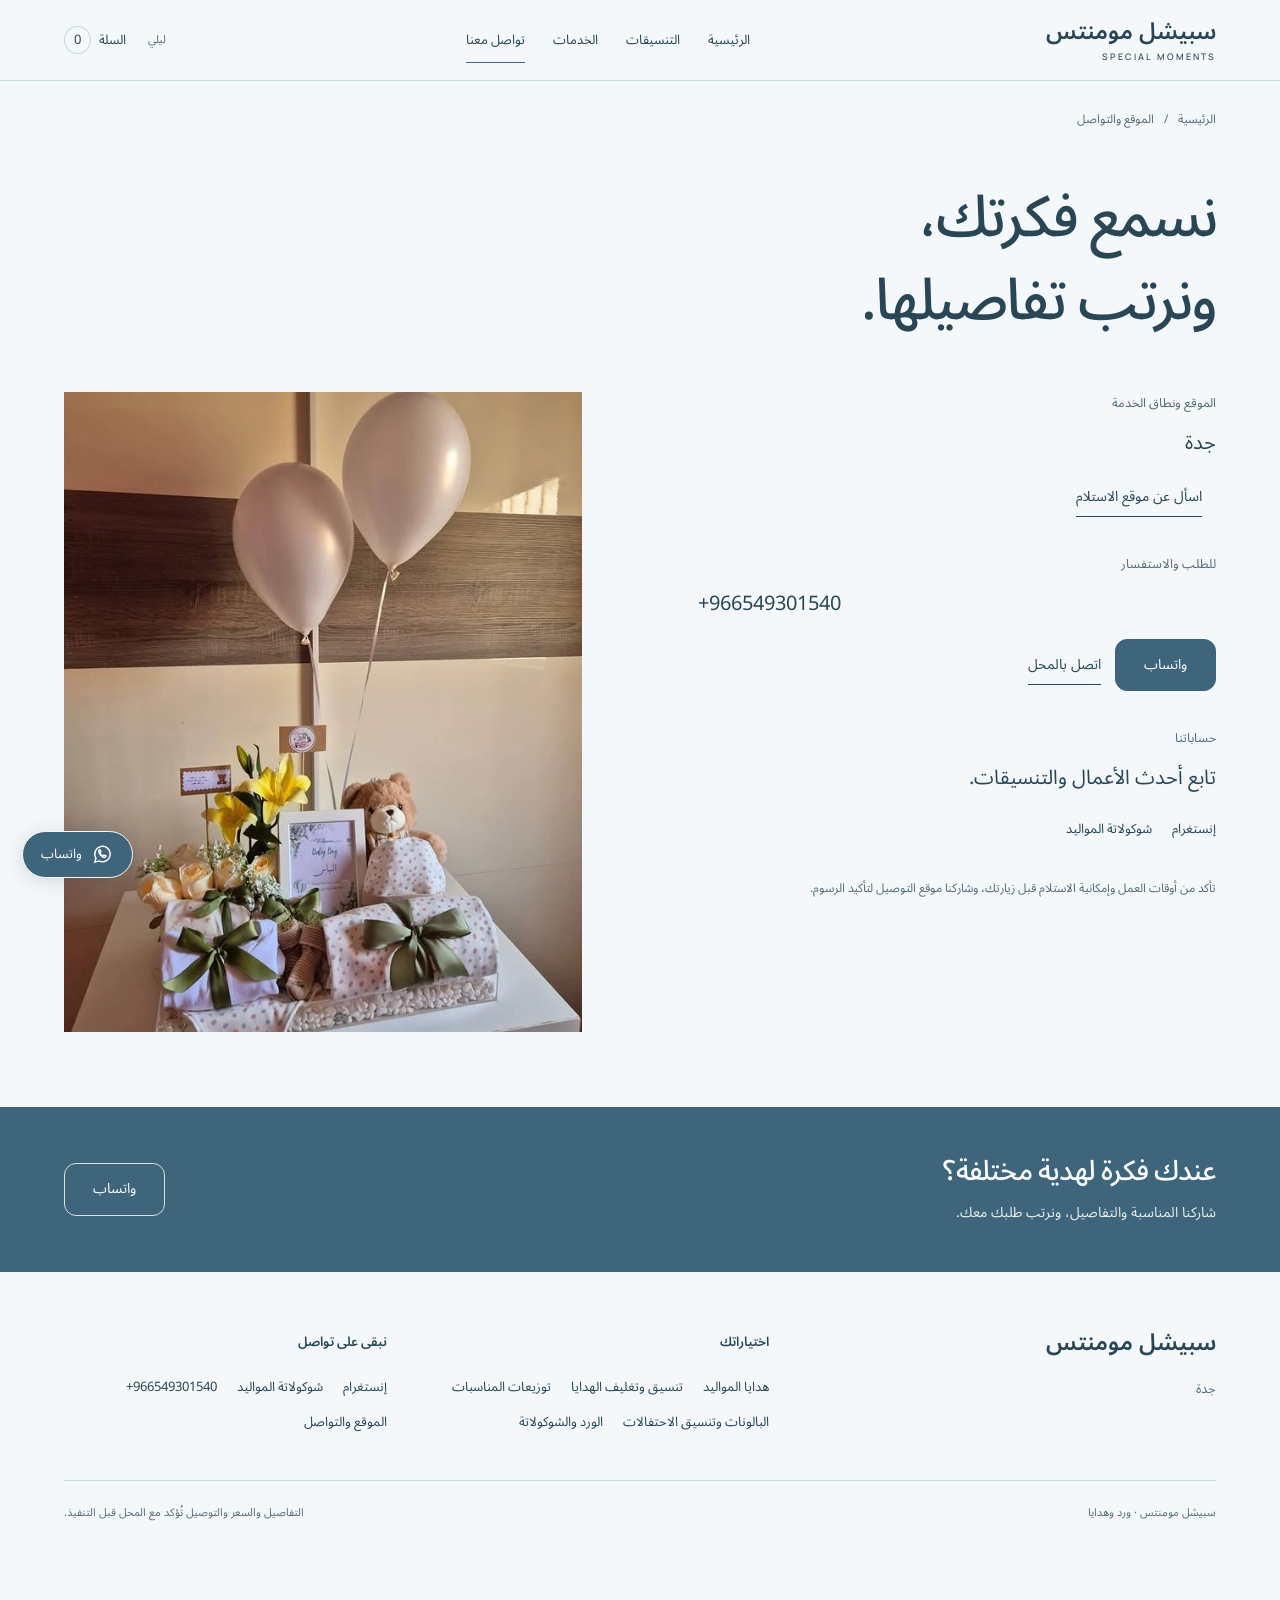
<file: contact.html>
<!doctype html><html lang="ar" dir="rtl"><head><meta charset="utf-8"><meta name="viewport" content="width=device-width, initial-scale=1"><meta name="robots" content="noindex,nofollow"><title>الموقع والتواصل | سبيشل مومنتس</title><meta name="description" content="بوكسات مواليد وتوزيعات، بألوان ناعمة وتفاصيل قريبة من القلب. اختاروا هديتكم وأضيفوا كلمتكم."><meta name="theme-color" content="#f5f1e9"><link rel="icon" href="assets/favicon.svg" type="image/svg+xml"><link rel="stylesheet" href="assets/style.css"><script defer src="assets/app.js"></script></head><body data-edition="nine" data-theme="sky"><a class="skip" href="#main">انتقل للمحتوى</a><header><div class="container nav-shell"><a href="index.html" class="brand">سبيشل مومنتس<small>SPECIAL MOMENTS</small></a><nav class="navlinks" id="main-nav" aria-label="القائمة الرئيسية"><a href="index.html">الرئيسية</a><a href="shop.html">التنسيقات</a><a href="services.html">الخدمات</a><a href="contact.html" aria-current="page">تواصل معنا</a></nav><div class="nav-actions"><button class="appearance" type="button" aria-label="تغيير المظهر">المظهر</button><a href="cart.html" class="bag-link" aria-label="سلة الطلب"><span class="bag-label">السلة</span><span class="bag-count">0</span></a><button class="menu-toggle" type="button" aria-controls="main-nav" aria-expanded="false">القائمة</button></div></div></header><div class="container storage-warning" hidden>تعذر حفظ السلة في هذا المتصفح. تبقى اختياراتك في الصفحة الحالية فقط.</div><noscript><p class="container no-script">لتجميع التنسيقات في السلة، فعّل JavaScript أو أرسل اسم التنسيق مباشرة عبر <a href="https://wa.me/966549301540">WhatsApp</a>.</p></noscript><main id="main"><div class="container breadcrumbs"><a href="index.html">الرئيسية</a><span>/</span>الموقع والتواصل</div><section class="container"><div class="page-intro"><span class="eyebrow">سبيشل مومنتس</span><h1>نسمع فكرتك،
ونرتب تفاصيلها.</h1></div><div class="contact-layout"><div><div class="contact-detail"><small>الموقع ونطاق الخدمة</small><p>جدة</p><a class="text-link" href="https://wa.me/966549301540" target="_blank" rel="noopener noreferrer">اسأل عن موقع الاستلام</a></div><div class="contact-detail"><small>للطلب والاستفسار</small><p dir="ltr" style="text-align:start">+966549301540</p><a class="button" href="https://wa.me/966549301540" target="_blank" rel="noopener noreferrer">واتساب</a><a class="text-link" href="tel:+966549301540">اتصل بالمحل</a></div><div class="contact-detail"><small>حساباتنا</small><p>تابع أحدث الأعمال والتنسيقات.</p><div class="footer-links"><a href="https://www.instagram.com/specialmoments.4/" target="_blank" rel="noopener noreferrer">إنستغرام</a><a href="https://www.instagram.com/specialmoments.44/" target="_blank" rel="noopener noreferrer">شوكولاتة المواليد</a></div></div><p class="fineprint">تأكد من أوقات العمل وإمكانية الاستلام قبل زيارتك، وشاركنا موقع التوصيل لتأكيد الرسوم.</p></div><div class="contact-photo"><img class="" src="assets/img/05.webp" alt="من تنسيقات سبيشل مومنتس" loading="eager" decoding="async" width="700" height="850"></div></div></section></main><section class="contact-band"><div class="container"><div><h2>عندك فكرة لهدية مختلفة؟</h2><p>شاركنا المناسبة والتفاصيل، ونرتب طلبك معك.</p></div><a class="button" href="https://wa.me/966549301540" target="_blank" rel="noopener noreferrer">واتساب</a></div></section><footer><div class="container"><div class="footer-grid"><div><a class="brand" href="index.html">سبيشل مومنتس</a><p>جدة</p></div><div class="footer-col"><strong>اختياراتك</strong><div class="footer-links"><a href="newborn.html">هدايا المواليد</a><a href="gifts.html">تنسيق وتغليف الهدايا</a><a href="favours.html">توزيعات المناسبات</a><a href="balloons.html">البالونات وتنسيق الاحتفالات</a><a href="chocolate.html">الورد والشوكولاتة</a></div></div><div class="footer-col"><strong>نبقى على تواصل</strong><div class="footer-links"><a href="https://www.instagram.com/specialmoments.4/" target="_blank" rel="noopener noreferrer">إنستغرام</a><a href="https://www.instagram.com/specialmoments.44/" target="_blank" rel="noopener noreferrer">شوكولاتة المواليد</a><a href="tel:+966549301540" dir="ltr">+966549301540</a><a href="contact.html">الموقع والتواصل</a></div></div></div><div class="copyright"><span>سبيشل مومنتس · ورد وهدايا</span><span>التفاصيل والسعر والتوصيل تُؤكد مع المحل قبل التنفيذ.</span></div></div></footer><a class="wa-float" href="https://wa.me/966549301540" target="_blank" rel="noopener noreferrer"><svg viewBox="0 0 24 24" aria-hidden="true"><path d="M20 11.6a8 8 0 0 1-11.7 7.1L4 20l1.2-4.3A8 8 0 1 1 20 11.6Z"/><path d="M8.3 7.6c-.9 1.5 1 5.8 4.2 7.2 2 .9 3.2-.4 3.2-1.2l-2-1-1 1c-1.8-.8-2.7-1.8-3.4-3.5l1-1-1-2Z"/></svg><span>واتساب</span></a><dialog class="dialog" aria-labelledby="product-title"><div class="dialog-shell"><button type="button" class="dialog-close">إغلاق</button><img class="dialog-photo" alt=""><div class="dialog-copy"><span class="serial"></span><h2 id="product-title"></h2><p>اختر هذا التنسيق، ودوّن أي تغيير في الألوان أو الحجم أو الإضافات. يُؤكد السعر والتوفر قبل التنفيذ.</p><label for="product-qty">الكمية</label><select id="product-qty"><option>1</option><option>2</option><option>3</option><option>4</option><option>5</option><option>6</option><option>7</option><option>8</option><option>9</option><option>10</option><option>11</option><option>12</option><option>13</option><option>14</option><option>15</option><option>16</option><option>17</option><option>18</option><option>19</option><option>20</option><option>25</option><option>50</option><option>100</option><option>200</option><option>500</option><option>1000</option></select><label for="product-note" style="margin-top:18px">لمستك على التنسيق (اختياري)</label><textarea id="product-note" maxlength="180" placeholder="اللون، الحجم، أو الإضافة التي تفضلها"></textarea><button class="button" type="button" data-dialog-add>أضف إلى السلة</button></div></div></dialog><div class="toast" role="status" aria-live="polite"></div><script type="application/json" id="store-data">{"slug": "special-moments-gifts-jeddah", "name": "سبيشل مومنتس", "en": "SPECIAL MOMENTS", "phone": "966549301540", "products": [{"id": "special-05", "image": "05.webp", "name": "بوكس مولودة بألوان هادئة", "en": "بوكس مولودة بألوان هادئة", "categories": ["newborn", "gifts"]}, {"id": "special-02", "image": "02.webp", "name": "هدية مولودة مع بالونات وردية", "en": "هدية مولودة مع بالونات وردية", "categories": ["newborn", "balloons"]}, {"id": "special-00", "image": "00.webp", "name": "تفاصيل هدية بالوردي", "en": "تفاصيل هدية بالوردي", "categories": ["newborn", "gifts"]}, {"id": "special-03", "image": "03.webp", "name": "هدية استقبال مع زهور صفراء", "en": "هدية استقبال مع زهور صفراء", "categories": ["newborn", "gifts"]}, {"id": "special-08", "image": "08.webp", "name": "بوكس مولود بالأزرق", "en": "بوكس مولود بالأزرق", "categories": ["newborn", "balloons"]}, {"id": "special-06", "image": "06.webp", "name": "تفاصيل بوكس مولود", "en": "تفاصيل بوكس مولود", "categories": ["newborn", "gifts"]}, {"id": "special-10", "image": "10.webp", "name": "صينية هدية بتغليف أزرق", "en": "صينية هدية بتغليف أزرق", "categories": ["gifts", "newborn"]}], "assets": "assets/img/", "base": "./", "servicePhones": {}}</script></body></html>
</file>
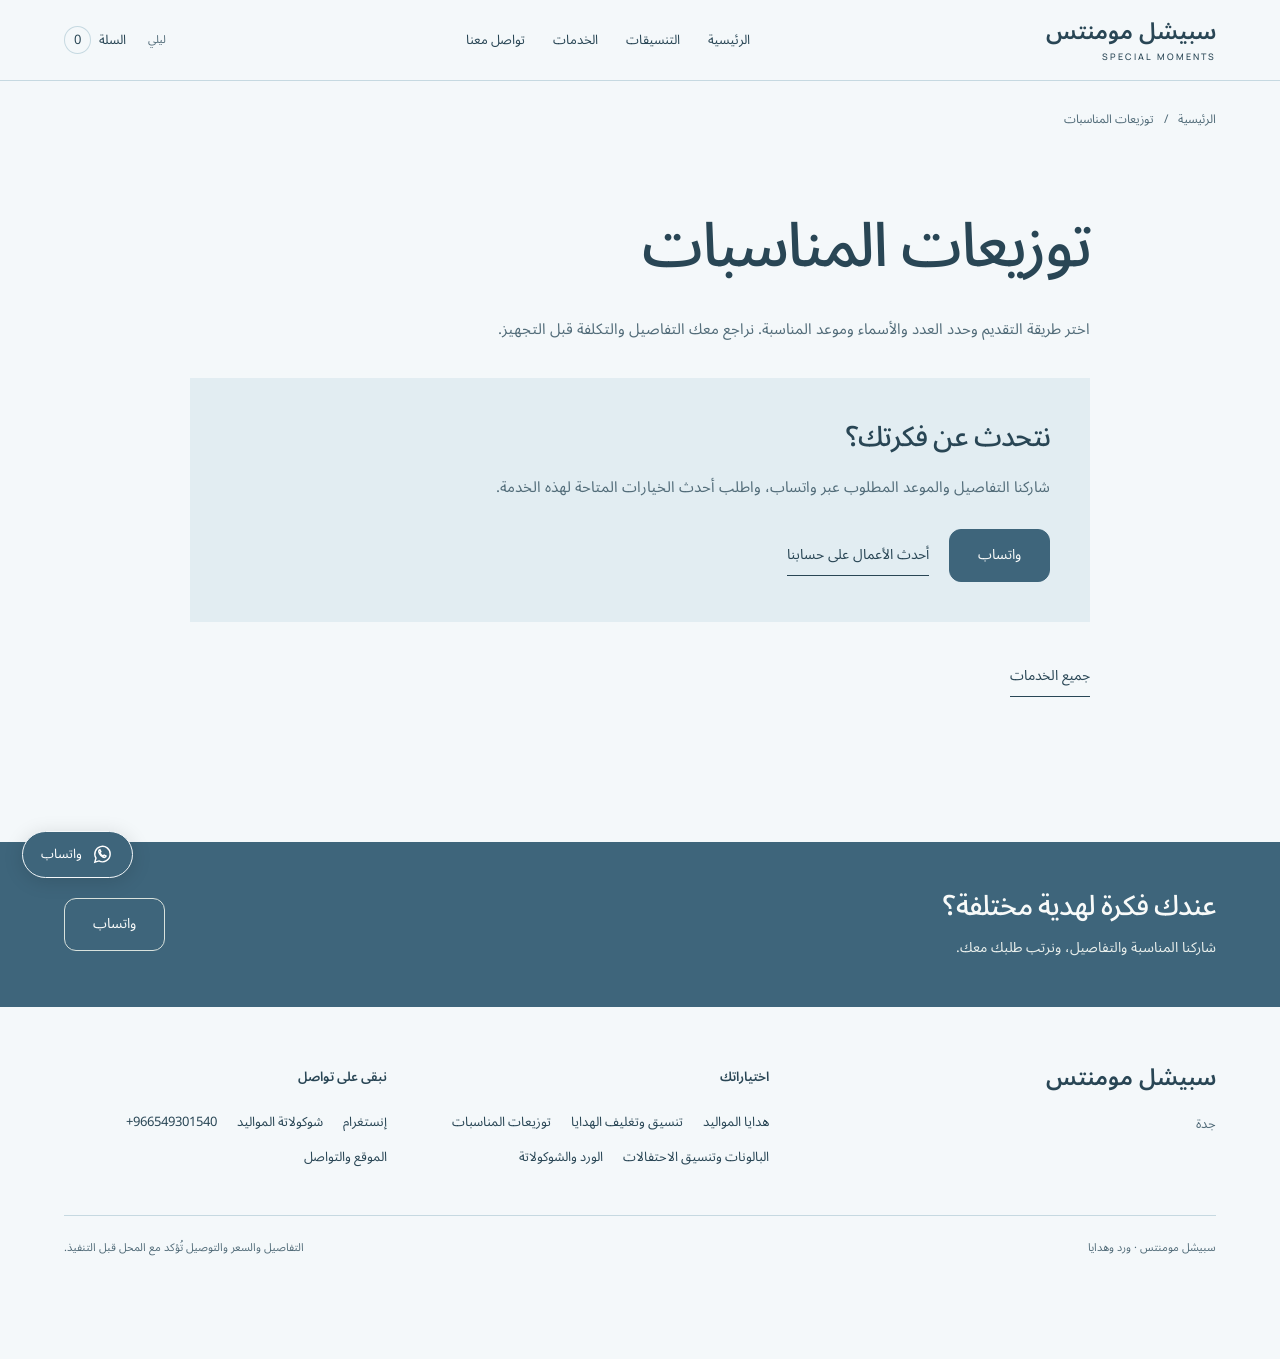
<file: favours.html>
<!doctype html><html lang="ar" dir="rtl"><head><meta charset="utf-8"><meta name="viewport" content="width=device-width, initial-scale=1"><meta name="robots" content="noindex,nofollow"><title>توزيعات المناسبات | سبيشل مومنتس</title><meta name="description" content="بوكسات مواليد وتوزيعات، بألوان ناعمة وتفاصيل قريبة من القلب. اختاروا هديتكم وأضيفوا كلمتكم."><meta name="theme-color" content="#f5f1e9"><link rel="icon" href="assets/favicon.svg" type="image/svg+xml"><link rel="stylesheet" href="assets/style.css"><script defer src="assets/app.js"></script></head><body data-edition="nine" data-theme="sky"><a class="skip" href="#main">انتقل للمحتوى</a><header><div class="container nav-shell"><a href="index.html" class="brand">سبيشل مومنتس<small>SPECIAL MOMENTS</small></a><nav class="navlinks" id="main-nav" aria-label="القائمة الرئيسية"><a href="index.html">الرئيسية</a><a href="shop.html">التنسيقات</a><a href="services.html">الخدمات</a><a href="contact.html">تواصل معنا</a></nav><div class="nav-actions"><button class="appearance" type="button" aria-label="تغيير المظهر">المظهر</button><a href="cart.html" class="bag-link" aria-label="سلة الطلب"><span class="bag-label">السلة</span><span class="bag-count">0</span></a><button class="menu-toggle" type="button" aria-controls="main-nav" aria-expanded="false">القائمة</button></div></div></header><div class="container storage-warning" hidden>تعذر حفظ السلة في هذا المتصفح. تبقى اختياراتك في الصفحة الحالية فقط.</div><noscript><p class="container no-script">لتجميع التنسيقات في السلة، فعّل JavaScript أو أرسل اسم التنسيق مباشرة عبر <a href="https://wa.me/966549301540">WhatsApp</a>.</p></noscript><main id="main"><div class="container breadcrumbs"><a href="index.html">الرئيسية</a><span>/</span>توزيعات المناسبات</div><section class="container request-service"><h1>توزيعات المناسبات</h1><p>اختر طريقة التقديم وحدد العدد والأسماء وموعد المناسبة. نراجع معك التفاصيل والتكلفة قبل التجهيز.</p><div class="service-request"><h2>نتحدث عن فكرتك؟</h2><p>شاركنا التفاصيل والموعد المطلوب عبر واتساب، واطلب أحدث الخيارات المتاحة لهذه الخدمة.</p><a class="button" href="https://wa.me/966549301540" target="_blank" rel="noopener noreferrer">واتساب</a><a class="text-link" href="https://www.instagram.com/specialmoments.4/" target="_blank" rel="noopener noreferrer">أحدث الأعمال على حسابنا</a></div><a class="text-link" href="services.html">جميع الخدمات</a></section></main><section class="contact-band"><div class="container"><div><h2>عندك فكرة لهدية مختلفة؟</h2><p>شاركنا المناسبة والتفاصيل، ونرتب طلبك معك.</p></div><a class="button" href="https://wa.me/966549301540" target="_blank" rel="noopener noreferrer">واتساب</a></div></section><footer><div class="container"><div class="footer-grid"><div><a class="brand" href="index.html">سبيشل مومنتس</a><p>جدة</p></div><div class="footer-col"><strong>اختياراتك</strong><div class="footer-links"><a href="newborn.html">هدايا المواليد</a><a href="gifts.html">تنسيق وتغليف الهدايا</a><a href="favours.html">توزيعات المناسبات</a><a href="balloons.html">البالونات وتنسيق الاحتفالات</a><a href="chocolate.html">الورد والشوكولاتة</a></div></div><div class="footer-col"><strong>نبقى على تواصل</strong><div class="footer-links"><a href="https://www.instagram.com/specialmoments.4/" target="_blank" rel="noopener noreferrer">إنستغرام</a><a href="https://www.instagram.com/specialmoments.44/" target="_blank" rel="noopener noreferrer">شوكولاتة المواليد</a><a href="tel:+966549301540" dir="ltr">+966549301540</a><a href="contact.html">الموقع والتواصل</a></div></div></div><div class="copyright"><span>سبيشل مومنتس · ورد وهدايا</span><span>التفاصيل والسعر والتوصيل تُؤكد مع المحل قبل التنفيذ.</span></div></div></footer><a class="wa-float" href="https://wa.me/966549301540" target="_blank" rel="noopener noreferrer"><svg viewBox="0 0 24 24" aria-hidden="true"><path d="M20 11.6a8 8 0 0 1-11.7 7.1L4 20l1.2-4.3A8 8 0 1 1 20 11.6Z"/><path d="M8.3 7.6c-.9 1.5 1 5.8 4.2 7.2 2 .9 3.2-.4 3.2-1.2l-2-1-1 1c-1.8-.8-2.7-1.8-3.4-3.5l1-1-1-2Z"/></svg><span>واتساب</span></a><dialog class="dialog" aria-labelledby="product-title"><div class="dialog-shell"><button type="button" class="dialog-close">إغلاق</button><img class="dialog-photo" alt=""><div class="dialog-copy"><span class="serial"></span><h2 id="product-title"></h2><p>اختر هذا التنسيق، ودوّن أي تغيير في الألوان أو الحجم أو الإضافات. يُؤكد السعر والتوفر قبل التنفيذ.</p><label for="product-qty">الكمية</label><select id="product-qty"><option>1</option><option>2</option><option>3</option><option>4</option><option>5</option><option>6</option><option>7</option><option>8</option><option>9</option><option>10</option><option>11</option><option>12</option><option>13</option><option>14</option><option>15</option><option>16</option><option>17</option><option>18</option><option>19</option><option>20</option><option>25</option><option>50</option><option>100</option><option>200</option><option>500</option><option>1000</option></select><label for="product-note" style="margin-top:18px">لمستك على التنسيق (اختياري)</label><textarea id="product-note" maxlength="180" placeholder="اللون، الحجم، أو الإضافة التي تفضلها"></textarea><button class="button" type="button" data-dialog-add>أضف إلى السلة</button></div></div></dialog><div class="toast" role="status" aria-live="polite"></div><script type="application/json" id="store-data">{"slug": "special-moments-gifts-jeddah", "name": "سبيشل مومنتس", "en": "SPECIAL MOMENTS", "phone": "966549301540", "products": [{"id": "special-05", "image": "05.webp", "name": "بوكس مولودة بألوان هادئة", "en": "بوكس مولودة بألوان هادئة", "categories": ["newborn", "gifts"]}, {"id": "special-02", "image": "02.webp", "name": "هدية مولودة مع بالونات وردية", "en": "هدية مولودة مع بالونات وردية", "categories": ["newborn", "balloons"]}, {"id": "special-00", "image": "00.webp", "name": "تفاصيل هدية بالوردي", "en": "تفاصيل هدية بالوردي", "categories": ["newborn", "gifts"]}, {"id": "special-03", "image": "03.webp", "name": "هدية استقبال مع زهور صفراء", "en": "هدية استقبال مع زهور صفراء", "categories": ["newborn", "gifts"]}, {"id": "special-08", "image": "08.webp", "name": "بوكس مولود بالأزرق", "en": "بوكس مولود بالأزرق", "categories": ["newborn", "balloons"]}, {"id": "special-06", "image": "06.webp", "name": "تفاصيل بوكس مولود", "en": "تفاصيل بوكس مولود", "categories": ["newborn", "gifts"]}, {"id": "special-10", "image": "10.webp", "name": "صينية هدية بتغليف أزرق", "en": "صينية هدية بتغليف أزرق", "categories": ["gifts", "newborn"]}], "assets": "assets/img/", "base": "./", "servicePhones": {}}</script></body></html>
</file>
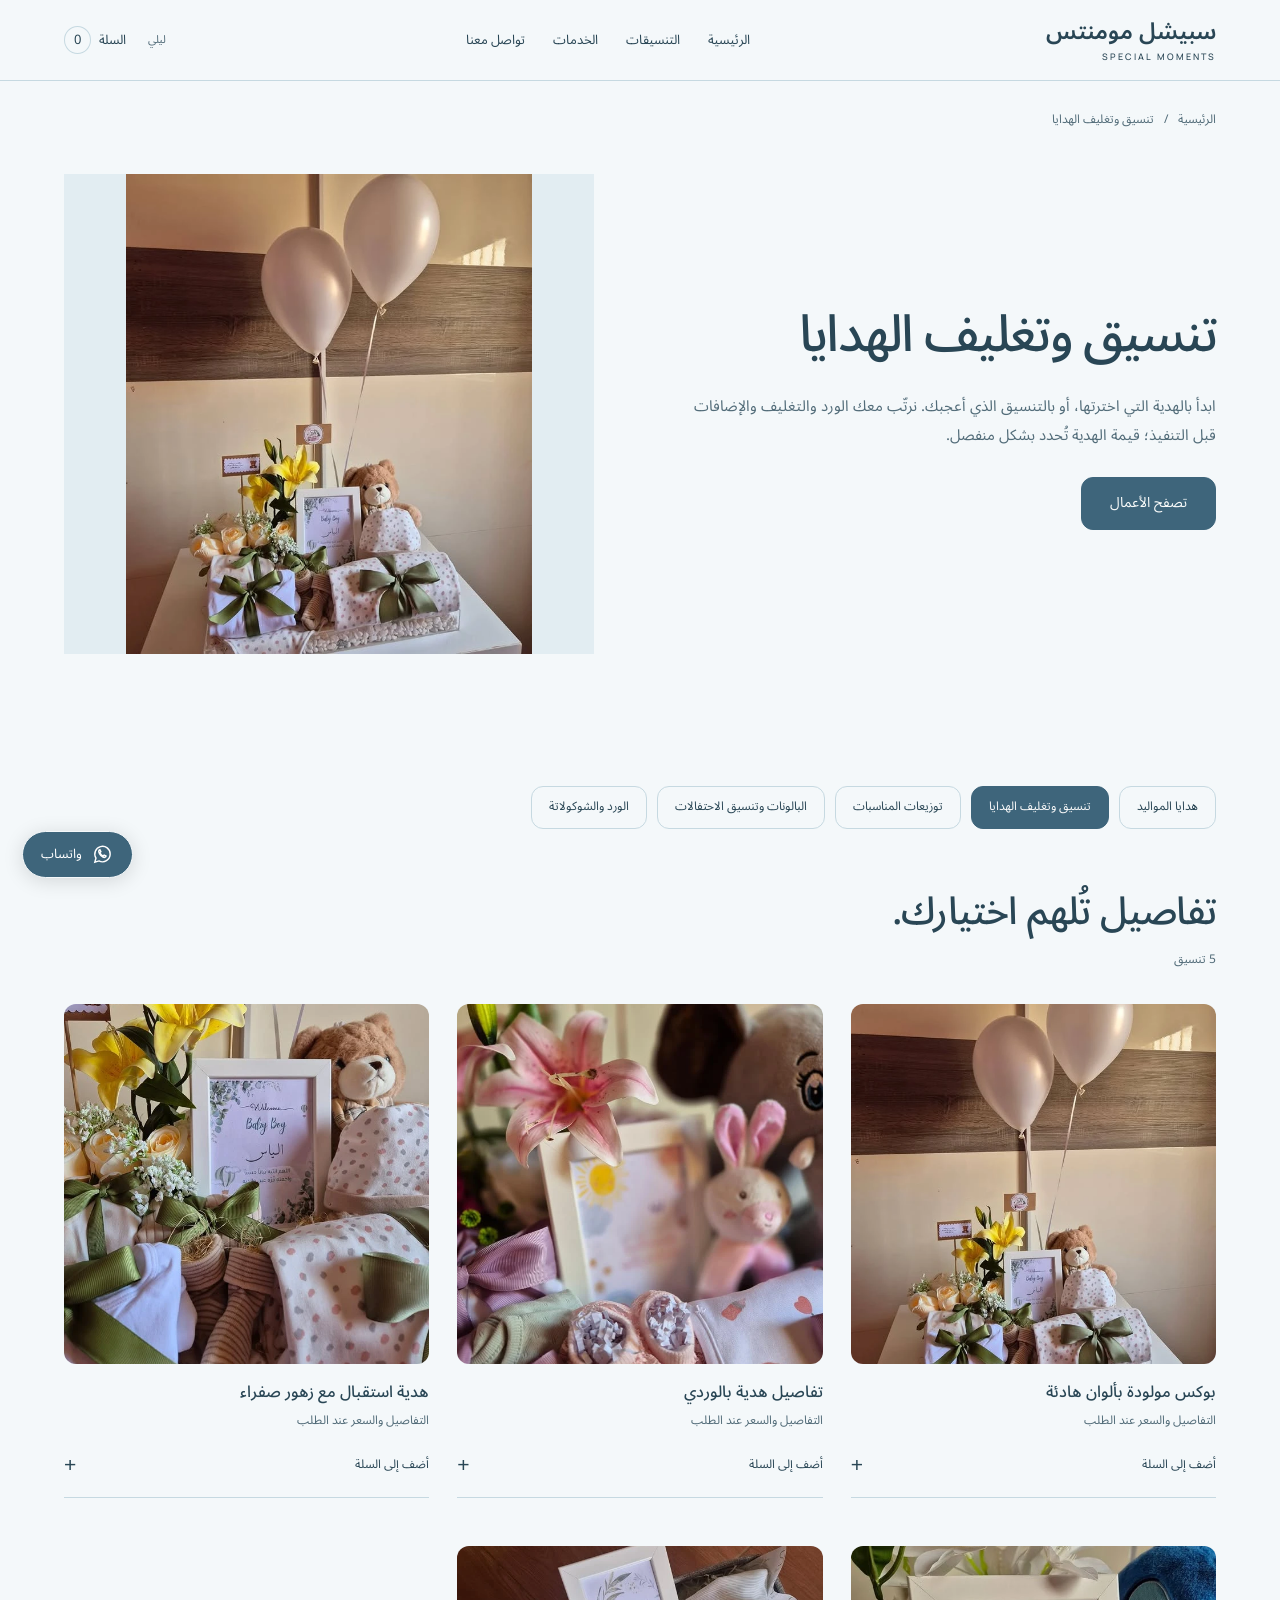
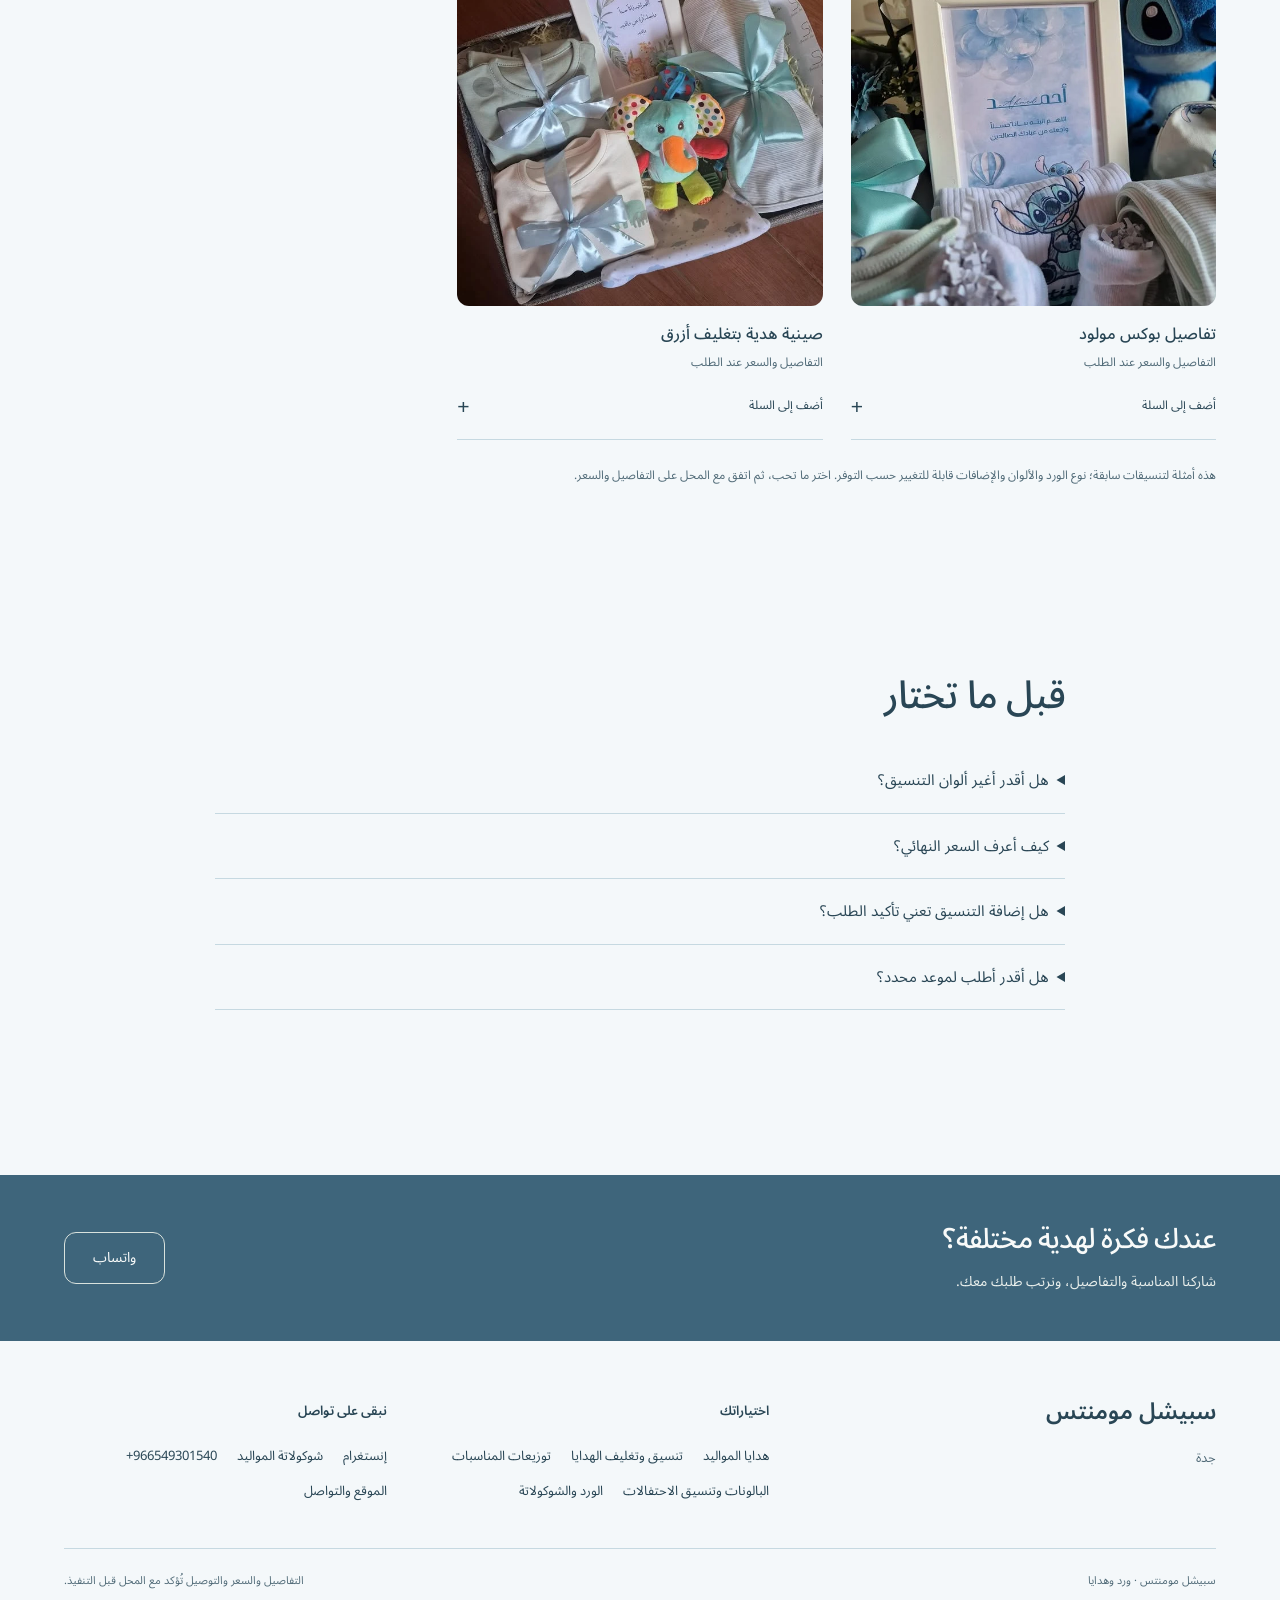
<file: gifts.html>
<!doctype html><html lang="ar" dir="rtl"><head><meta charset="utf-8"><meta name="viewport" content="width=device-width, initial-scale=1"><meta name="robots" content="noindex,nofollow"><title>تنسيق وتغليف الهدايا | سبيشل مومنتس</title><meta name="description" content="بوكسات مواليد وتوزيعات، بألوان ناعمة وتفاصيل قريبة من القلب. اختاروا هديتكم وأضيفوا كلمتكم."><meta name="theme-color" content="#f5f1e9"><link rel="icon" href="assets/favicon.svg" type="image/svg+xml"><link rel="stylesheet" href="assets/style.css"><script defer src="assets/app.js"></script></head><body data-edition="nine" data-theme="sky"><a class="skip" href="#main">انتقل للمحتوى</a><header><div class="container nav-shell"><a href="index.html" class="brand">سبيشل مومنتس<small>SPECIAL MOMENTS</small></a><nav class="navlinks" id="main-nav" aria-label="القائمة الرئيسية"><a href="index.html">الرئيسية</a><a href="shop.html">التنسيقات</a><a href="services.html">الخدمات</a><a href="contact.html">تواصل معنا</a></nav><div class="nav-actions"><button class="appearance" type="button" aria-label="تغيير المظهر">المظهر</button><a href="cart.html" class="bag-link" aria-label="سلة الطلب"><span class="bag-label">السلة</span><span class="bag-count">0</span></a><button class="menu-toggle" type="button" aria-controls="main-nav" aria-expanded="false">القائمة</button></div></div></header><div class="container storage-warning" hidden>تعذر حفظ السلة في هذا المتصفح. تبقى اختياراتك في الصفحة الحالية فقط.</div><noscript><p class="container no-script">لتجميع التنسيقات في السلة، فعّل JavaScript أو أرسل اسم التنسيق مباشرة عبر <a href="https://wa.me/966549301540">WhatsApp</a>.</p></noscript><main id="main"><div class="container breadcrumbs"><a href="index.html">الرئيسية</a><span>/</span>تنسيق وتغليف الهدايا</div><section class="container service-hero"><div><span class="eyebrow">سبيشل مومنتس</span><h1>تنسيق وتغليف الهدايا</h1><p>ابدأ بالهدية التي اخترتها، أو بالتنسيق الذي أعجبك. نرتّب معك الورد والتغليف والإضافات قبل التنفيذ؛ قيمة الهدية تُحدد بشكل منفصل.</p><a class="button" href="#gallery">تصفح الأعمال</a></div><img class="" src="assets/img/05.webp" alt="بوكس مولودة بألوان هادئة" loading="eager" decoding="async" width="700" height="850"></section><section class="container section" id="gallery"><nav class="service-index" aria-label="الخدمات"><a href="newborn.html">هدايا المواليد</a><a href="gifts.html" aria-current="page">تنسيق وتغليف الهدايا</a><a href="favours.html">توزيعات المناسبات</a><a href="balloons.html">البالونات وتنسيق الاحتفالات</a><a href="chocolate.html">الورد والشوكولاتة</a></nav><div class="section-heading"><div><span class="eyebrow">من أعمالنا</span><h2>تفاصيل تُلهم اختيارك.</h2></div><span class="serial">5 تنسيق</span></div><div class="products "><article class="product" id="special-05" data-categories="newborn gifts" data-search="بوكس مولودة بألوان هادئة"><div class="product-visual"><button type="button" data-view="special-05" aria-label="عرض بوكس مولودة بألوان هادئة"><img class="" src="assets/img/05.webp" alt="بوكس مولودة بألوان هادئة" loading="lazy" decoding="async" width="700" height="850"></button></div><div class="product-info"><h3>بوكس مولودة بألوان هادئة</h3><p>التفاصيل والسعر عند الطلب</p><button type="button" class="product-add" data-add="special-05"><span>أضف إلى السلة</span><b aria-hidden="true">+</b></button></div></article><article class="product" id="special-00" data-categories="newborn gifts" data-search="تفاصيل هدية بالوردي"><div class="product-visual"><button type="button" data-view="special-00" aria-label="عرض تفاصيل هدية بالوردي"><img class="" src="assets/img/00.webp" alt="تفاصيل هدية بالوردي" loading="lazy" decoding="async" width="700" height="850"></button></div><div class="product-info"><h3>تفاصيل هدية بالوردي</h3><p>التفاصيل والسعر عند الطلب</p><button type="button" class="product-add" data-add="special-00"><span>أضف إلى السلة</span><b aria-hidden="true">+</b></button></div></article><article class="product" id="special-03" data-categories="newborn gifts" data-search="هدية استقبال مع زهور صفراء"><div class="product-visual"><button type="button" data-view="special-03" aria-label="عرض هدية استقبال مع زهور صفراء"><img class="" src="assets/img/03.webp" alt="هدية استقبال مع زهور صفراء" loading="lazy" decoding="async" width="700" height="850"></button></div><div class="product-info"><h3>هدية استقبال مع زهور صفراء</h3><p>التفاصيل والسعر عند الطلب</p><button type="button" class="product-add" data-add="special-03"><span>أضف إلى السلة</span><b aria-hidden="true">+</b></button></div></article><article class="product" id="special-06" data-categories="newborn gifts" data-search="تفاصيل بوكس مولود"><div class="product-visual"><button type="button" data-view="special-06" aria-label="عرض تفاصيل بوكس مولود"><img class="" src="assets/img/06.webp" alt="تفاصيل بوكس مولود" loading="lazy" decoding="async" width="700" height="850"></button></div><div class="product-info"><h3>تفاصيل بوكس مولود</h3><p>التفاصيل والسعر عند الطلب</p><button type="button" class="product-add" data-add="special-06"><span>أضف إلى السلة</span><b aria-hidden="true">+</b></button></div></article><article class="product" id="special-10" data-categories="gifts newborn" data-search="صينية هدية بتغليف أزرق"><div class="product-visual"><button type="button" data-view="special-10" aria-label="عرض صينية هدية بتغليف أزرق"><img class="" src="assets/img/10.webp" alt="صينية هدية بتغليف أزرق" loading="lazy" decoding="async" width="700" height="850"></button></div><div class="product-info"><h3>صينية هدية بتغليف أزرق</h3><p>التفاصيل والسعر عند الطلب</p><button type="button" class="product-add" data-add="special-10"><span>أضف إلى السلة</span><b aria-hidden="true">+</b></button></div></article></div><p class="gallery-footnote">هذه أمثلة لتنسيقات سابقة؛ نوع الورد والألوان والإضافات قابلة للتغيير حسب التوفر. اختر ما تحب، ثم اتفق مع المحل على التفاصيل والسعر.</p></section><section class="section container"><div class="faq"><h2>قبل ما تختار</h2><details><summary>هل أقدر أغير ألوان التنسيق؟</summary><p>اكتب الألوان والتعديلات المطلوبة في تفاصيل التنسيق. يراجع المحل توفر الورد والإضافات معك قبل تأكيد الطلب.</p></details><details><summary>كيف أعرف السعر النهائي؟</summary><p>السعر يعتمد على حجم التنسيق ونوع الورد والإضافات والتوصيل. اجمع اختياراتك وأرسلها عبر واتساب لتحصل على تسعير واضح. أي سعر ظاهر في صورة قديمة يحتاج تأكيدًا جديدًا.</p></details><details><summary>هل إضافة التنسيق تعني تأكيد الطلب؟</summary><p>السلة تجمع اختياراتك فقط. يبدأ تأكيد الطلب بعد التواصل مع المحل والاتفاق على السعر والتفاصيل وموعد التجهيز.</p></details><details><summary>هل أقدر أطلب لموعد محدد؟</summary><p>حدد الموعد في الطلب. يؤكد المحل إمكانية التجهيز والتوصيل في الوقت المناسب حسب جدول الطلبات والتوفر.</p></details></div></section></main><section class="contact-band"><div class="container"><div><h2>عندك فكرة لهدية مختلفة؟</h2><p>شاركنا المناسبة والتفاصيل، ونرتب طلبك معك.</p></div><a class="button" href="https://wa.me/966549301540" target="_blank" rel="noopener noreferrer">واتساب</a></div></section><footer><div class="container"><div class="footer-grid"><div><a class="brand" href="index.html">سبيشل مومنتس</a><p>جدة</p></div><div class="footer-col"><strong>اختياراتك</strong><div class="footer-links"><a href="newborn.html">هدايا المواليد</a><a href="gifts.html">تنسيق وتغليف الهدايا</a><a href="favours.html">توزيعات المناسبات</a><a href="balloons.html">البالونات وتنسيق الاحتفالات</a><a href="chocolate.html">الورد والشوكولاتة</a></div></div><div class="footer-col"><strong>نبقى على تواصل</strong><div class="footer-links"><a href="https://www.instagram.com/specialmoments.4/" target="_blank" rel="noopener noreferrer">إنستغرام</a><a href="https://www.instagram.com/specialmoments.44/" target="_blank" rel="noopener noreferrer">شوكولاتة المواليد</a><a href="tel:+966549301540" dir="ltr">+966549301540</a><a href="contact.html">الموقع والتواصل</a></div></div></div><div class="copyright"><span>سبيشل مومنتس · ورد وهدايا</span><span>التفاصيل والسعر والتوصيل تُؤكد مع المحل قبل التنفيذ.</span></div></div></footer><a class="wa-float" href="https://wa.me/966549301540" target="_blank" rel="noopener noreferrer"><svg viewBox="0 0 24 24" aria-hidden="true"><path d="M20 11.6a8 8 0 0 1-11.7 7.1L4 20l1.2-4.3A8 8 0 1 1 20 11.6Z"/><path d="M8.3 7.6c-.9 1.5 1 5.8 4.2 7.2 2 .9 3.2-.4 3.2-1.2l-2-1-1 1c-1.8-.8-2.7-1.8-3.4-3.5l1-1-1-2Z"/></svg><span>واتساب</span></a><dialog class="dialog" aria-labelledby="product-title"><div class="dialog-shell"><button type="button" class="dialog-close">إغلاق</button><img class="dialog-photo" alt=""><div class="dialog-copy"><span class="serial"></span><h2 id="product-title"></h2><p>اختر هذا التنسيق، ودوّن أي تغيير في الألوان أو الحجم أو الإضافات. يُؤكد السعر والتوفر قبل التنفيذ.</p><label for="product-qty">الكمية</label><select id="product-qty"><option>1</option><option>2</option><option>3</option><option>4</option><option>5</option><option>6</option><option>7</option><option>8</option><option>9</option><option>10</option><option>11</option><option>12</option><option>13</option><option>14</option><option>15</option><option>16</option><option>17</option><option>18</option><option>19</option><option>20</option><option>25</option><option>50</option><option>100</option><option>200</option><option>500</option><option>1000</option></select><label for="product-note" style="margin-top:18px">لمستك على التنسيق (اختياري)</label><textarea id="product-note" maxlength="180" placeholder="اللون، الحجم، أو الإضافة التي تفضلها"></textarea><button class="button" type="button" data-dialog-add>أضف إلى السلة</button></div></div></dialog><div class="toast" role="status" aria-live="polite"></div><script type="application/json" id="store-data">{"slug": "special-moments-gifts-jeddah", "name": "سبيشل مومنتس", "en": "SPECIAL MOMENTS", "phone": "966549301540", "products": [{"id": "special-05", "image": "05.webp", "name": "بوكس مولودة بألوان هادئة", "en": "بوكس مولودة بألوان هادئة", "categories": ["newborn", "gifts"]}, {"id": "special-02", "image": "02.webp", "name": "هدية مولودة مع بالونات وردية", "en": "هدية مولودة مع بالونات وردية", "categories": ["newborn", "balloons"]}, {"id": "special-00", "image": "00.webp", "name": "تفاصيل هدية بالوردي", "en": "تفاصيل هدية بالوردي", "categories": ["newborn", "gifts"]}, {"id": "special-03", "image": "03.webp", "name": "هدية استقبال مع زهور صفراء", "en": "هدية استقبال مع زهور صفراء", "categories": ["newborn", "gifts"]}, {"id": "special-08", "image": "08.webp", "name": "بوكس مولود بالأزرق", "en": "بوكس مولود بالأزرق", "categories": ["newborn", "balloons"]}, {"id": "special-06", "image": "06.webp", "name": "تفاصيل بوكس مولود", "en": "تفاصيل بوكس مولود", "categories": ["newborn", "gifts"]}, {"id": "special-10", "image": "10.webp", "name": "صينية هدية بتغليف أزرق", "en": "صينية هدية بتغليف أزرق", "categories": ["gifts", "newborn"]}], "assets": "assets/img/", "base": "./", "servicePhones": {}}</script></body></html>
</file>
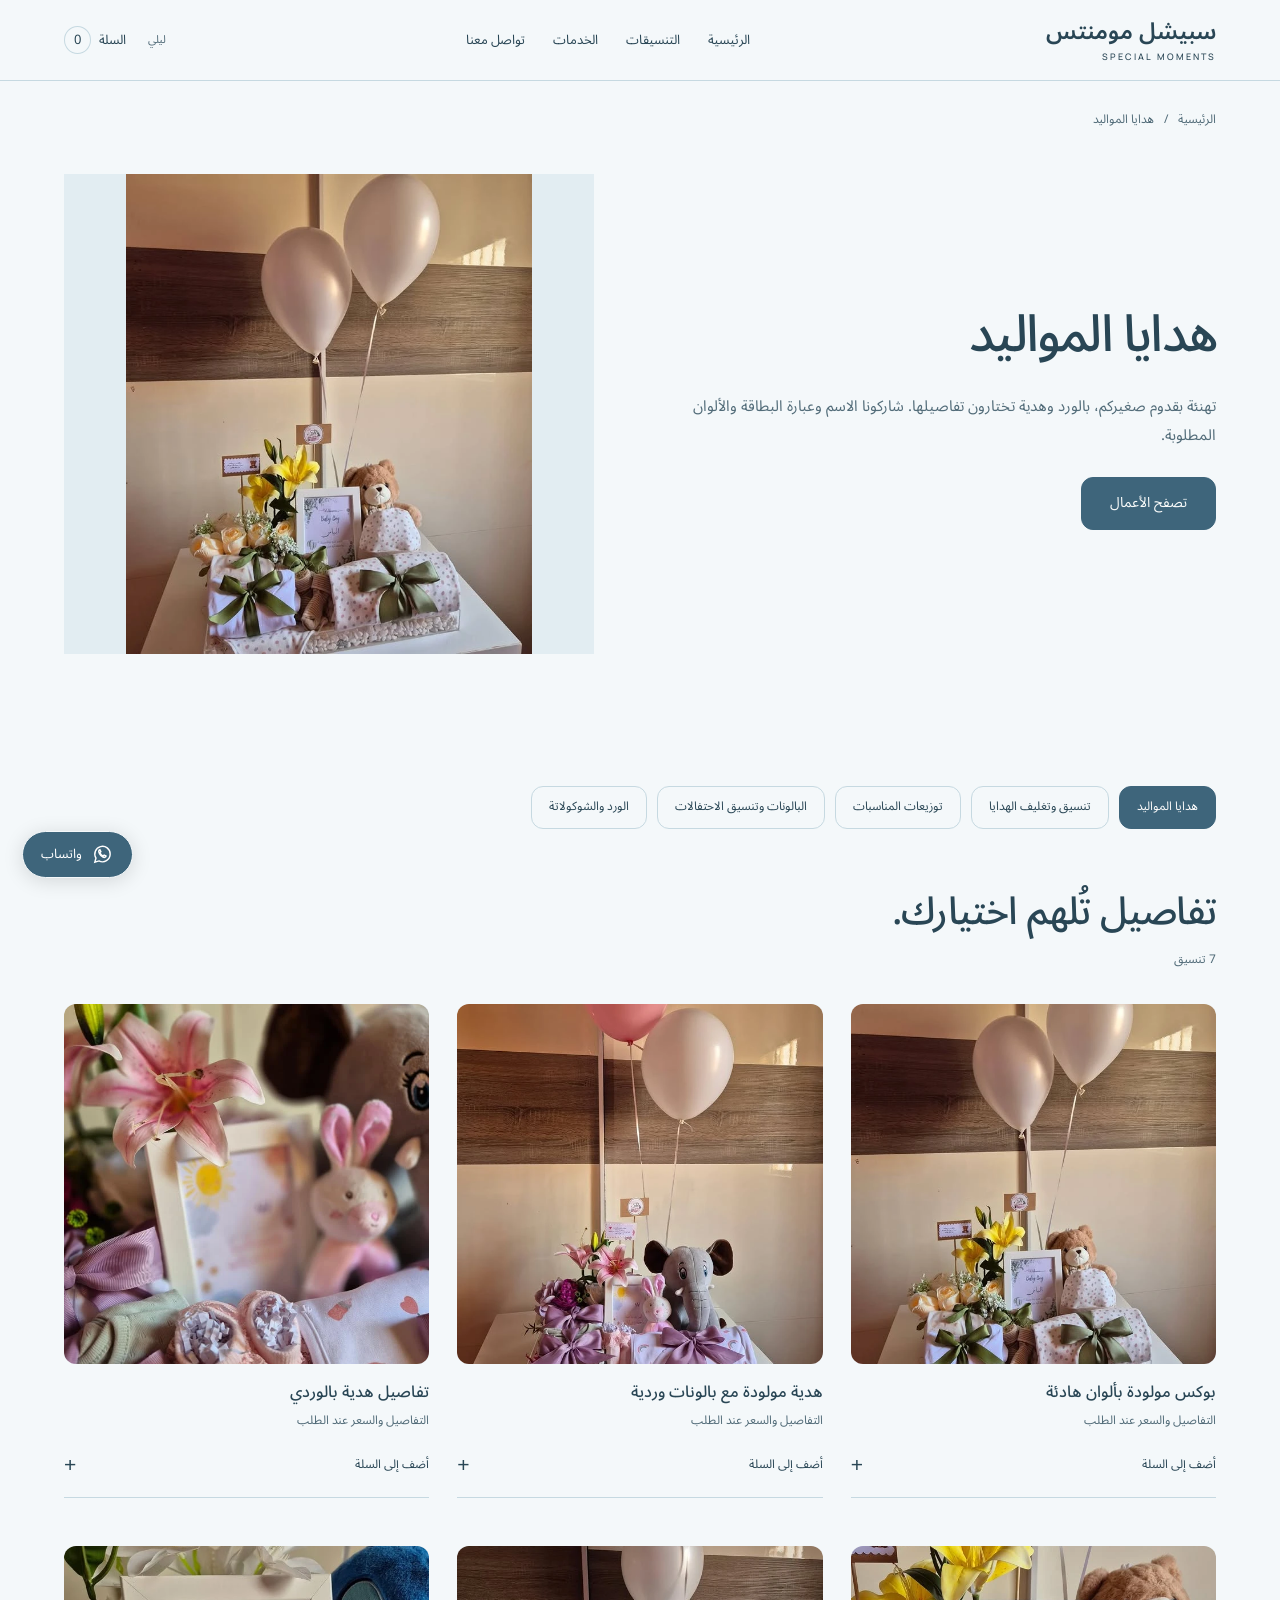
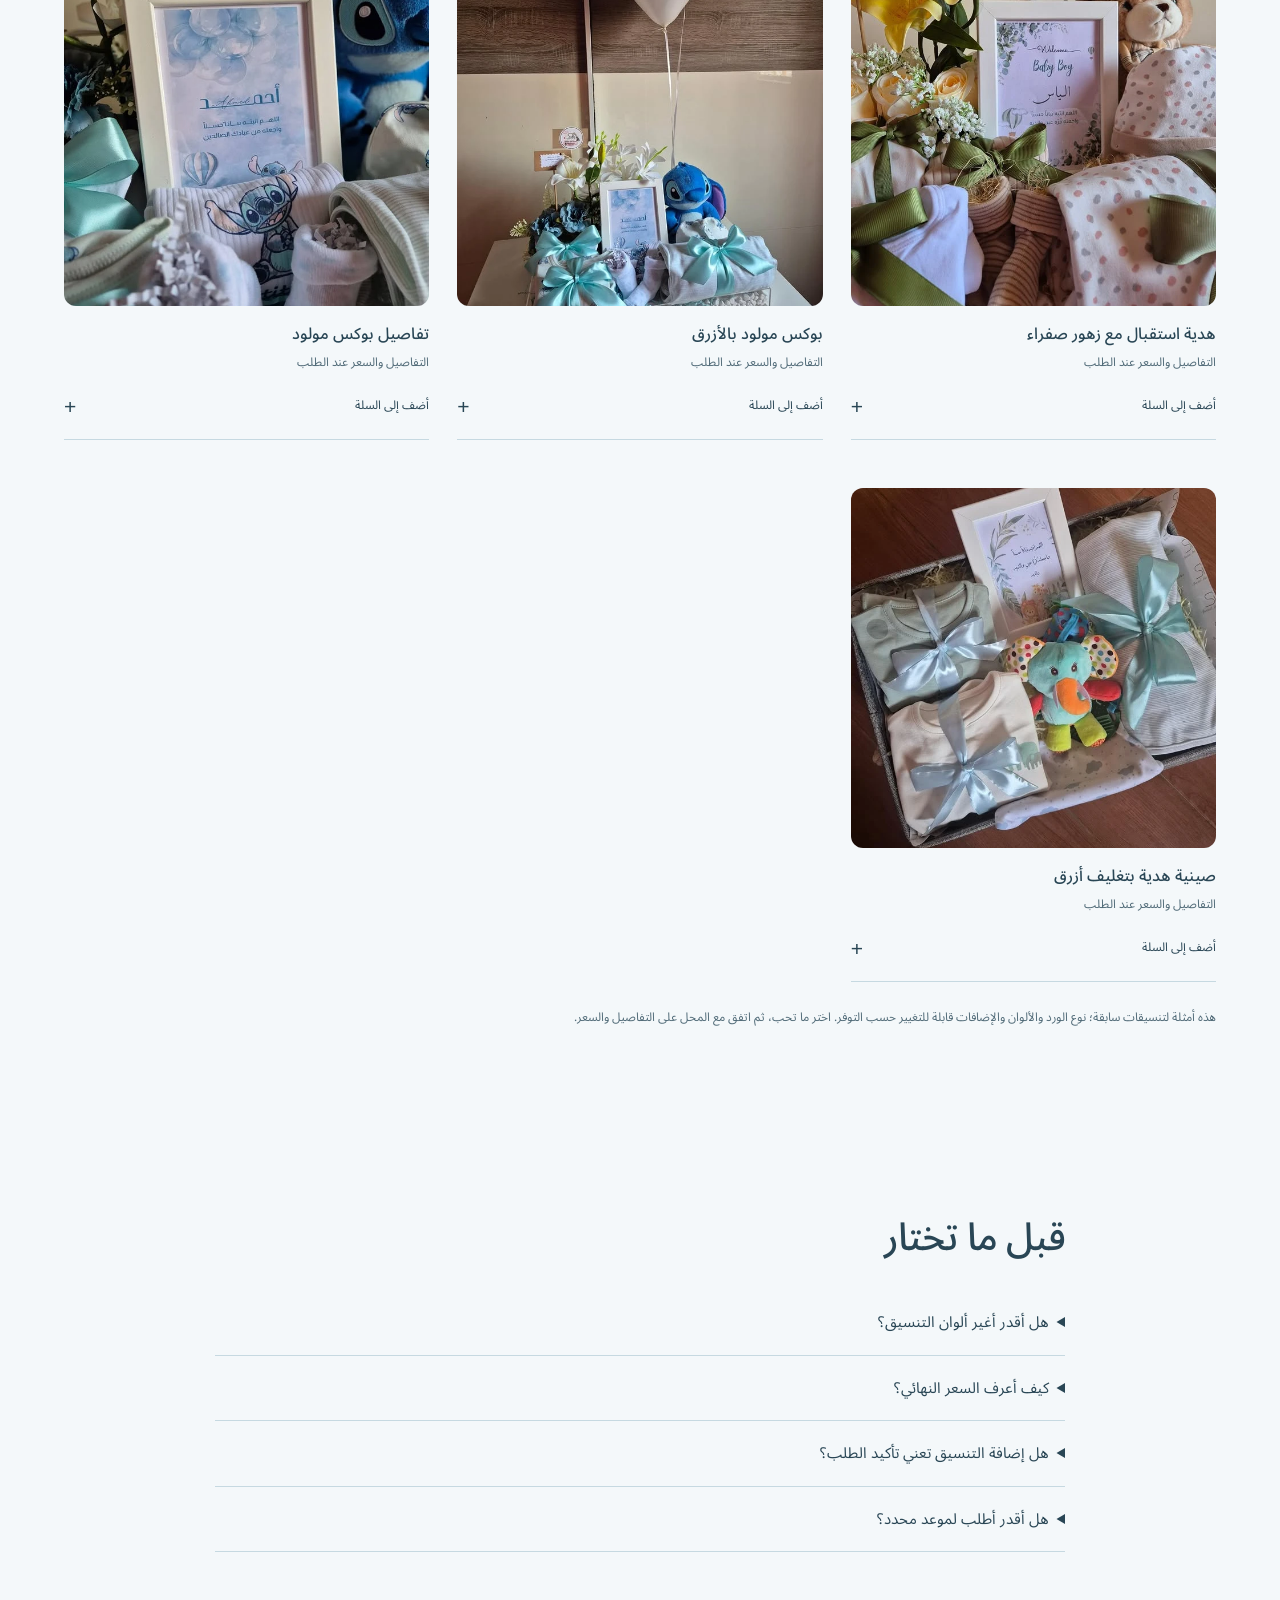
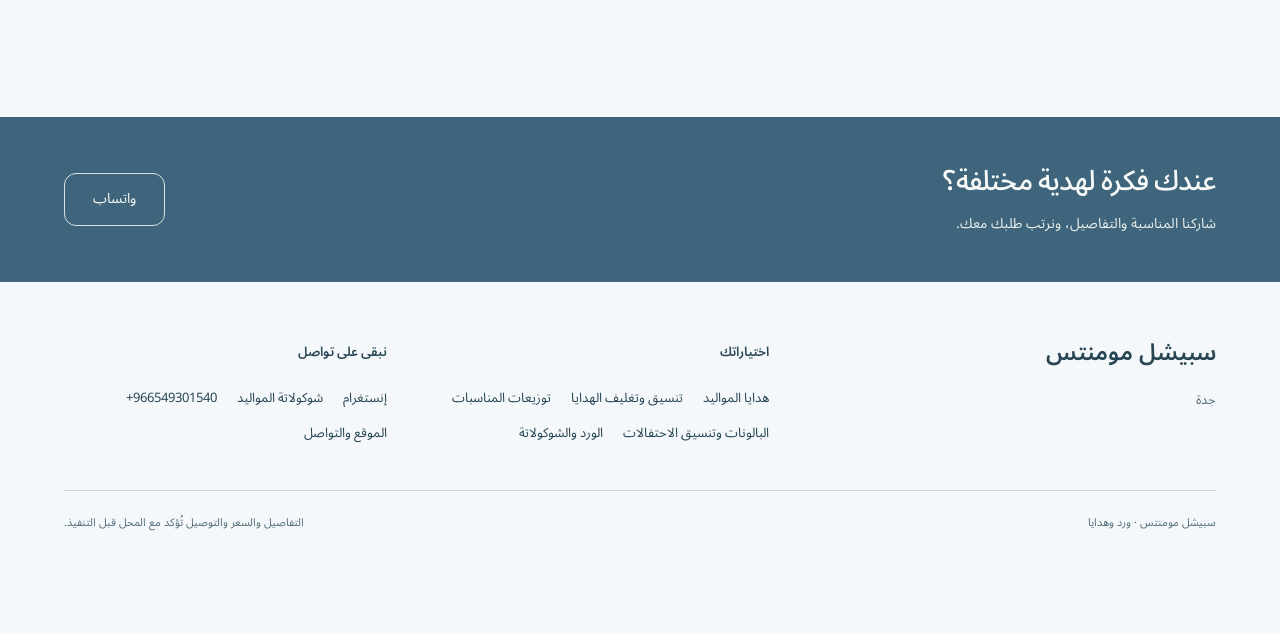
<file: newborn.html>
<!doctype html><html lang="ar" dir="rtl"><head><meta charset="utf-8"><meta name="viewport" content="width=device-width, initial-scale=1"><meta name="robots" content="noindex,nofollow"><title>هدايا المواليد | سبيشل مومنتس</title><meta name="description" content="بوكسات مواليد وتوزيعات، بألوان ناعمة وتفاصيل قريبة من القلب. اختاروا هديتكم وأضيفوا كلمتكم."><meta name="theme-color" content="#f5f1e9"><link rel="icon" href="assets/favicon.svg" type="image/svg+xml"><link rel="stylesheet" href="assets/style.css"><script defer src="assets/app.js"></script></head><body data-edition="nine" data-theme="sky"><a class="skip" href="#main">انتقل للمحتوى</a><header><div class="container nav-shell"><a href="index.html" class="brand">سبيشل مومنتس<small>SPECIAL MOMENTS</small></a><nav class="navlinks" id="main-nav" aria-label="القائمة الرئيسية"><a href="index.html">الرئيسية</a><a href="shop.html">التنسيقات</a><a href="services.html">الخدمات</a><a href="contact.html">تواصل معنا</a></nav><div class="nav-actions"><button class="appearance" type="button" aria-label="تغيير المظهر">المظهر</button><a href="cart.html" class="bag-link" aria-label="سلة الطلب"><span class="bag-label">السلة</span><span class="bag-count">0</span></a><button class="menu-toggle" type="button" aria-controls="main-nav" aria-expanded="false">القائمة</button></div></div></header><div class="container storage-warning" hidden>تعذر حفظ السلة في هذا المتصفح. تبقى اختياراتك في الصفحة الحالية فقط.</div><noscript><p class="container no-script">لتجميع التنسيقات في السلة، فعّل JavaScript أو أرسل اسم التنسيق مباشرة عبر <a href="https://wa.me/966549301540">WhatsApp</a>.</p></noscript><main id="main"><div class="container breadcrumbs"><a href="index.html">الرئيسية</a><span>/</span>هدايا المواليد</div><section class="container service-hero"><div><span class="eyebrow">سبيشل مومنتس</span><h1>هدايا المواليد</h1><p>تهنئة بقدوم صغيركم، بالورد وهدية تختارون تفاصيلها. شاركونا الاسم وعبارة البطاقة والألوان المطلوبة.</p><a class="button" href="#gallery">تصفح الأعمال</a></div><img class="" src="assets/img/05.webp" alt="بوكس مولودة بألوان هادئة" loading="eager" decoding="async" width="700" height="850"></section><section class="container section" id="gallery"><nav class="service-index" aria-label="الخدمات"><a href="newborn.html" aria-current="page">هدايا المواليد</a><a href="gifts.html">تنسيق وتغليف الهدايا</a><a href="favours.html">توزيعات المناسبات</a><a href="balloons.html">البالونات وتنسيق الاحتفالات</a><a href="chocolate.html">الورد والشوكولاتة</a></nav><div class="section-heading"><div><span class="eyebrow">من أعمالنا</span><h2>تفاصيل تُلهم اختيارك.</h2></div><span class="serial">7 تنسيق</span></div><div class="products "><article class="product" id="special-05" data-categories="newborn gifts" data-search="بوكس مولودة بألوان هادئة"><div class="product-visual"><button type="button" data-view="special-05" aria-label="عرض بوكس مولودة بألوان هادئة"><img class="" src="assets/img/05.webp" alt="بوكس مولودة بألوان هادئة" loading="lazy" decoding="async" width="700" height="850"></button></div><div class="product-info"><h3>بوكس مولودة بألوان هادئة</h3><p>التفاصيل والسعر عند الطلب</p><button type="button" class="product-add" data-add="special-05"><span>أضف إلى السلة</span><b aria-hidden="true">+</b></button></div></article><article class="product" id="special-02" data-categories="newborn balloons" data-search="هدية مولودة مع بالونات وردية"><div class="product-visual"><button type="button" data-view="special-02" aria-label="عرض هدية مولودة مع بالونات وردية"><img class="" src="assets/img/02.webp" alt="هدية مولودة مع بالونات وردية" loading="lazy" decoding="async" width="700" height="850"></button></div><div class="product-info"><h3>هدية مولودة مع بالونات وردية</h3><p>التفاصيل والسعر عند الطلب</p><button type="button" class="product-add" data-add="special-02"><span>أضف إلى السلة</span><b aria-hidden="true">+</b></button></div></article><article class="product" id="special-00" data-categories="newborn gifts" data-search="تفاصيل هدية بالوردي"><div class="product-visual"><button type="button" data-view="special-00" aria-label="عرض تفاصيل هدية بالوردي"><img class="" src="assets/img/00.webp" alt="تفاصيل هدية بالوردي" loading="lazy" decoding="async" width="700" height="850"></button></div><div class="product-info"><h3>تفاصيل هدية بالوردي</h3><p>التفاصيل والسعر عند الطلب</p><button type="button" class="product-add" data-add="special-00"><span>أضف إلى السلة</span><b aria-hidden="true">+</b></button></div></article><article class="product" id="special-03" data-categories="newborn gifts" data-search="هدية استقبال مع زهور صفراء"><div class="product-visual"><button type="button" data-view="special-03" aria-label="عرض هدية استقبال مع زهور صفراء"><img class="" src="assets/img/03.webp" alt="هدية استقبال مع زهور صفراء" loading="lazy" decoding="async" width="700" height="850"></button></div><div class="product-info"><h3>هدية استقبال مع زهور صفراء</h3><p>التفاصيل والسعر عند الطلب</p><button type="button" class="product-add" data-add="special-03"><span>أضف إلى السلة</span><b aria-hidden="true">+</b></button></div></article><article class="product" id="special-08" data-categories="newborn balloons" data-search="بوكس مولود بالأزرق"><div class="product-visual"><button type="button" data-view="special-08" aria-label="عرض بوكس مولود بالأزرق"><img class="" src="assets/img/08.webp" alt="بوكس مولود بالأزرق" loading="lazy" decoding="async" width="700" height="850"></button></div><div class="product-info"><h3>بوكس مولود بالأزرق</h3><p>التفاصيل والسعر عند الطلب</p><button type="button" class="product-add" data-add="special-08"><span>أضف إلى السلة</span><b aria-hidden="true">+</b></button></div></article><article class="product" id="special-06" data-categories="newborn gifts" data-search="تفاصيل بوكس مولود"><div class="product-visual"><button type="button" data-view="special-06" aria-label="عرض تفاصيل بوكس مولود"><img class="" src="assets/img/06.webp" alt="تفاصيل بوكس مولود" loading="lazy" decoding="async" width="700" height="850"></button></div><div class="product-info"><h3>تفاصيل بوكس مولود</h3><p>التفاصيل والسعر عند الطلب</p><button type="button" class="product-add" data-add="special-06"><span>أضف إلى السلة</span><b aria-hidden="true">+</b></button></div></article><article class="product" id="special-10" data-categories="gifts newborn" data-search="صينية هدية بتغليف أزرق"><div class="product-visual"><button type="button" data-view="special-10" aria-label="عرض صينية هدية بتغليف أزرق"><img class="" src="assets/img/10.webp" alt="صينية هدية بتغليف أزرق" loading="lazy" decoding="async" width="700" height="850"></button></div><div class="product-info"><h3>صينية هدية بتغليف أزرق</h3><p>التفاصيل والسعر عند الطلب</p><button type="button" class="product-add" data-add="special-10"><span>أضف إلى السلة</span><b aria-hidden="true">+</b></button></div></article></div><p class="gallery-footnote">هذه أمثلة لتنسيقات سابقة؛ نوع الورد والألوان والإضافات قابلة للتغيير حسب التوفر. اختر ما تحب، ثم اتفق مع المحل على التفاصيل والسعر.</p></section><section class="section container"><div class="faq"><h2>قبل ما تختار</h2><details><summary>هل أقدر أغير ألوان التنسيق؟</summary><p>اكتب الألوان والتعديلات المطلوبة في تفاصيل التنسيق. يراجع المحل توفر الورد والإضافات معك قبل تأكيد الطلب.</p></details><details><summary>كيف أعرف السعر النهائي؟</summary><p>السعر يعتمد على حجم التنسيق ونوع الورد والإضافات والتوصيل. اجمع اختياراتك وأرسلها عبر واتساب لتحصل على تسعير واضح. أي سعر ظاهر في صورة قديمة يحتاج تأكيدًا جديدًا.</p></details><details><summary>هل إضافة التنسيق تعني تأكيد الطلب؟</summary><p>السلة تجمع اختياراتك فقط. يبدأ تأكيد الطلب بعد التواصل مع المحل والاتفاق على السعر والتفاصيل وموعد التجهيز.</p></details><details><summary>هل أقدر أطلب لموعد محدد؟</summary><p>حدد الموعد في الطلب. يؤكد المحل إمكانية التجهيز والتوصيل في الوقت المناسب حسب جدول الطلبات والتوفر.</p></details></div></section></main><section class="contact-band"><div class="container"><div><h2>عندك فكرة لهدية مختلفة؟</h2><p>شاركنا المناسبة والتفاصيل، ونرتب طلبك معك.</p></div><a class="button" href="https://wa.me/966549301540" target="_blank" rel="noopener noreferrer">واتساب</a></div></section><footer><div class="container"><div class="footer-grid"><div><a class="brand" href="index.html">سبيشل مومنتس</a><p>جدة</p></div><div class="footer-col"><strong>اختياراتك</strong><div class="footer-links"><a href="newborn.html">هدايا المواليد</a><a href="gifts.html">تنسيق وتغليف الهدايا</a><a href="favours.html">توزيعات المناسبات</a><a href="balloons.html">البالونات وتنسيق الاحتفالات</a><a href="chocolate.html">الورد والشوكولاتة</a></div></div><div class="footer-col"><strong>نبقى على تواصل</strong><div class="footer-links"><a href="https://www.instagram.com/specialmoments.4/" target="_blank" rel="noopener noreferrer">إنستغرام</a><a href="https://www.instagram.com/specialmoments.44/" target="_blank" rel="noopener noreferrer">شوكولاتة المواليد</a><a href="tel:+966549301540" dir="ltr">+966549301540</a><a href="contact.html">الموقع والتواصل</a></div></div></div><div class="copyright"><span>سبيشل مومنتس · ورد وهدايا</span><span>التفاصيل والسعر والتوصيل تُؤكد مع المحل قبل التنفيذ.</span></div></div></footer><a class="wa-float" href="https://wa.me/966549301540" target="_blank" rel="noopener noreferrer"><svg viewBox="0 0 24 24" aria-hidden="true"><path d="M20 11.6a8 8 0 0 1-11.7 7.1L4 20l1.2-4.3A8 8 0 1 1 20 11.6Z"/><path d="M8.3 7.6c-.9 1.5 1 5.8 4.2 7.2 2 .9 3.2-.4 3.2-1.2l-2-1-1 1c-1.8-.8-2.7-1.8-3.4-3.5l1-1-1-2Z"/></svg><span>واتساب</span></a><dialog class="dialog" aria-labelledby="product-title"><div class="dialog-shell"><button type="button" class="dialog-close">إغلاق</button><img class="dialog-photo" alt=""><div class="dialog-copy"><span class="serial"></span><h2 id="product-title"></h2><p>اختر هذا التنسيق، ودوّن أي تغيير في الألوان أو الحجم أو الإضافات. يُؤكد السعر والتوفر قبل التنفيذ.</p><label for="product-qty">الكمية</label><select id="product-qty"><option>1</option><option>2</option><option>3</option><option>4</option><option>5</option><option>6</option><option>7</option><option>8</option><option>9</option><option>10</option><option>11</option><option>12</option><option>13</option><option>14</option><option>15</option><option>16</option><option>17</option><option>18</option><option>19</option><option>20</option><option>25</option><option>50</option><option>100</option><option>200</option><option>500</option><option>1000</option></select><label for="product-note" style="margin-top:18px">لمستك على التنسيق (اختياري)</label><textarea id="product-note" maxlength="180" placeholder="اللون، الحجم، أو الإضافة التي تفضلها"></textarea><button class="button" type="button" data-dialog-add>أضف إلى السلة</button></div></div></dialog><div class="toast" role="status" aria-live="polite"></div><script type="application/json" id="store-data">{"slug": "special-moments-gifts-jeddah", "name": "سبيشل مومنتس", "en": "SPECIAL MOMENTS", "phone": "966549301540", "products": [{"id": "special-05", "image": "05.webp", "name": "بوكس مولودة بألوان هادئة", "en": "بوكس مولودة بألوان هادئة", "categories": ["newborn", "gifts"]}, {"id": "special-02", "image": "02.webp", "name": "هدية مولودة مع بالونات وردية", "en": "هدية مولودة مع بالونات وردية", "categories": ["newborn", "balloons"]}, {"id": "special-00", "image": "00.webp", "name": "تفاصيل هدية بالوردي", "en": "تفاصيل هدية بالوردي", "categories": ["newborn", "gifts"]}, {"id": "special-03", "image": "03.webp", "name": "هدية استقبال مع زهور صفراء", "en": "هدية استقبال مع زهور صفراء", "categories": ["newborn", "gifts"]}, {"id": "special-08", "image": "08.webp", "name": "بوكس مولود بالأزرق", "en": "بوكس مولود بالأزرق", "categories": ["newborn", "balloons"]}, {"id": "special-06", "image": "06.webp", "name": "تفاصيل بوكس مولود", "en": "تفاصيل بوكس مولود", "categories": ["newborn", "gifts"]}, {"id": "special-10", "image": "10.webp", "name": "صينية هدية بتغليف أزرق", "en": "صينية هدية بتغليف أزرق", "categories": ["gifts", "newborn"]}], "assets": "assets/img/", "base": "./", "servicePhones": {}}</script></body></html>
</file>
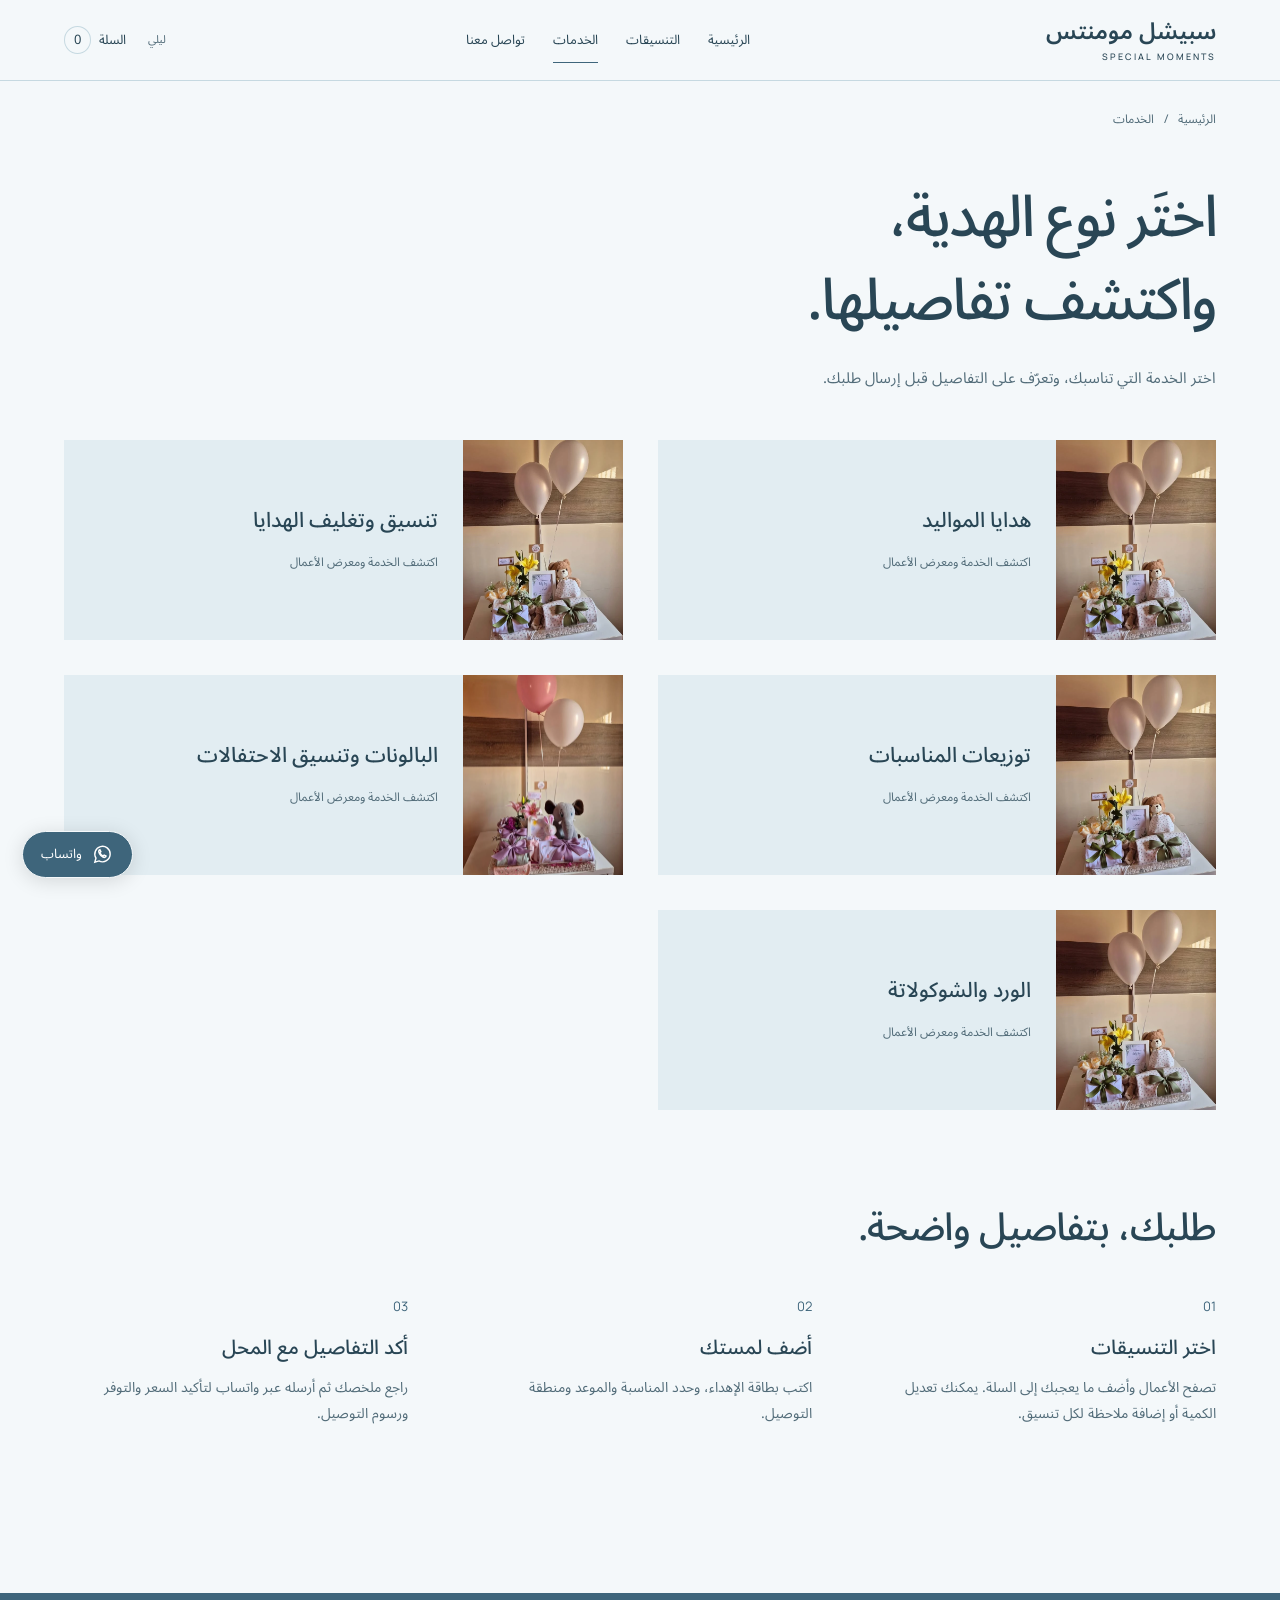
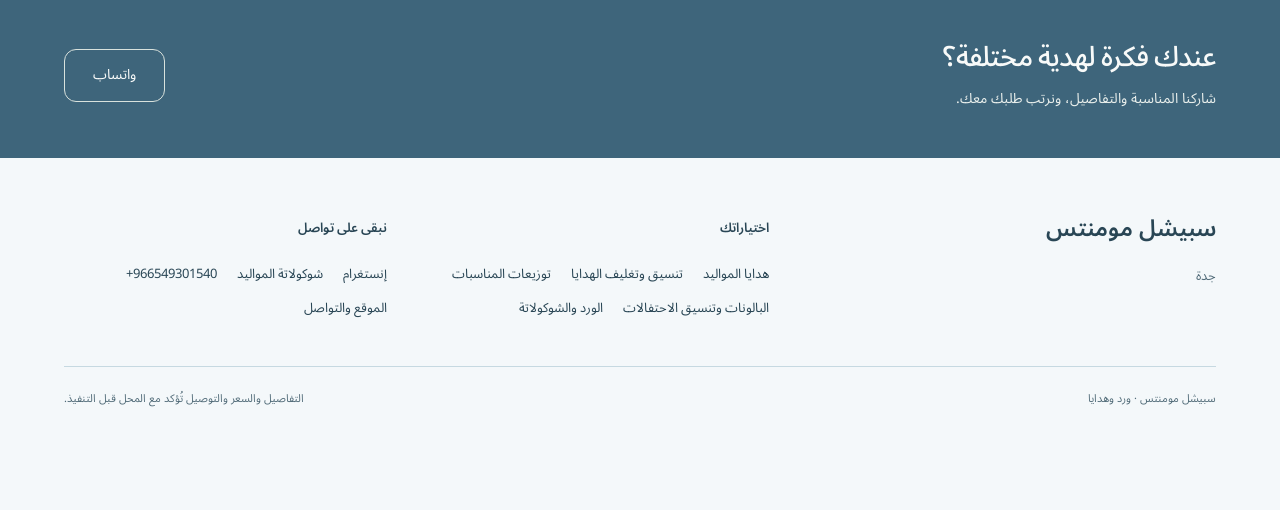
<file: services.html>
<!doctype html><html lang="ar" dir="rtl"><head><meta charset="utf-8"><meta name="viewport" content="width=device-width, initial-scale=1"><meta name="robots" content="noindex,nofollow"><title>الخدمات | سبيشل مومنتس</title><meta name="description" content="بوكسات مواليد وتوزيعات، بألوان ناعمة وتفاصيل قريبة من القلب. اختاروا هديتكم وأضيفوا كلمتكم."><meta name="theme-color" content="#f5f1e9"><link rel="icon" href="assets/favicon.svg" type="image/svg+xml"><link rel="stylesheet" href="assets/style.css"><script defer src="assets/app.js"></script></head><body data-edition="nine" data-theme="sky"><a class="skip" href="#main">انتقل للمحتوى</a><header><div class="container nav-shell"><a href="index.html" class="brand">سبيشل مومنتس<small>SPECIAL MOMENTS</small></a><nav class="navlinks" id="main-nav" aria-label="القائمة الرئيسية"><a href="index.html">الرئيسية</a><a href="shop.html">التنسيقات</a><a href="services.html" aria-current="page">الخدمات</a><a href="contact.html">تواصل معنا</a></nav><div class="nav-actions"><button class="appearance" type="button" aria-label="تغيير المظهر">المظهر</button><a href="cart.html" class="bag-link" aria-label="سلة الطلب"><span class="bag-label">السلة</span><span class="bag-count">0</span></a><button class="menu-toggle" type="button" aria-controls="main-nav" aria-expanded="false">القائمة</button></div></div></header><div class="container storage-warning" hidden>تعذر حفظ السلة في هذا المتصفح. تبقى اختياراتك في الصفحة الحالية فقط.</div><noscript><p class="container no-script">لتجميع التنسيقات في السلة، فعّل JavaScript أو أرسل اسم التنسيق مباشرة عبر <a href="https://wa.me/966549301540">WhatsApp</a>.</p></noscript><main id="main"><div class="container breadcrumbs"><a href="index.html">الرئيسية</a><span>/</span>الخدمات</div><section class="container"><div class="page-intro"><span class="eyebrow">سبيشل مومنتس</span><h1>اختَر نوع الهدية،
واكتشف تفاصيلها.</h1><p>اختر الخدمة التي تناسبك، وتعرّف على التفاصيل قبل إرسال طلبك.</p></div><div class="service-list"><a class="service-tile" href="newborn.html"><img class="" src="assets/img/05.webp" alt="هدايا المواليد" loading="lazy" decoding="async" width="700" height="850"><div><h3>هدايا المواليد</h3><span>اكتشف الخدمة ومعرض الأعمال</span></div></a><a class="service-tile" href="gifts.html"><img class="" src="assets/img/05.webp" alt="تنسيق وتغليف الهدايا" loading="lazy" decoding="async" width="700" height="850"><div><h3>تنسيق وتغليف الهدايا</h3><span>اكتشف الخدمة ومعرض الأعمال</span></div></a><a class="service-tile" href="favours.html"><img class="" src="assets/img/05.webp" alt="توزيعات المناسبات" loading="lazy" decoding="async" width="700" height="850"><div><h3>توزيعات المناسبات</h3><span>اكتشف الخدمة ومعرض الأعمال</span></div></a><a class="service-tile" href="balloons.html"><img class="" src="assets/img/02.webp" alt="البالونات وتنسيق الاحتفالات" loading="lazy" decoding="async" width="700" height="850"><div><h3>البالونات وتنسيق الاحتفالات</h3><span>اكتشف الخدمة ومعرض الأعمال</span></div></a><a class="service-tile" href="chocolate.html"><img class="" src="assets/img/05.webp" alt="الورد والشوكولاتة" loading="lazy" decoding="async" width="700" height="850"><div><h3>الورد والشوكولاتة</h3><span>اكتشف الخدمة ومعرض الأعمال</span></div></a></div></section><section class="section container"><span class="eyebrow">من اختيارك إلى وصول الهدية</span><h2>طلبك، بتفاصيل واضحة.</h2><div class="steps"><div class="step"><span>01</span><h3>اختر التنسيقات</h3><p>تصفح الأعمال وأضف ما يعجبك إلى السلة. يمكنك تعديل الكمية أو إضافة ملاحظة لكل تنسيق.</p></div><div class="step"><span>02</span><h3>أضف لمستك</h3><p>اكتب بطاقة الإهداء، وحدد المناسبة والموعد ومنطقة التوصيل.</p></div><div class="step"><span>03</span><h3>أكد التفاصيل مع المحل</h3><p>راجع ملخصك ثم أرسله عبر واتساب لتأكيد السعر والتوفر ورسوم التوصيل.</p></div></div></section></main><section class="contact-band"><div class="container"><div><h2>عندك فكرة لهدية مختلفة؟</h2><p>شاركنا المناسبة والتفاصيل، ونرتب طلبك معك.</p></div><a class="button" href="https://wa.me/966549301540" target="_blank" rel="noopener noreferrer">واتساب</a></div></section><footer><div class="container"><div class="footer-grid"><div><a class="brand" href="index.html">سبيشل مومنتس</a><p>جدة</p></div><div class="footer-col"><strong>اختياراتك</strong><div class="footer-links"><a href="newborn.html">هدايا المواليد</a><a href="gifts.html">تنسيق وتغليف الهدايا</a><a href="favours.html">توزيعات المناسبات</a><a href="balloons.html">البالونات وتنسيق الاحتفالات</a><a href="chocolate.html">الورد والشوكولاتة</a></div></div><div class="footer-col"><strong>نبقى على تواصل</strong><div class="footer-links"><a href="https://www.instagram.com/specialmoments.4/" target="_blank" rel="noopener noreferrer">إنستغرام</a><a href="https://www.instagram.com/specialmoments.44/" target="_blank" rel="noopener noreferrer">شوكولاتة المواليد</a><a href="tel:+966549301540" dir="ltr">+966549301540</a><a href="contact.html">الموقع والتواصل</a></div></div></div><div class="copyright"><span>سبيشل مومنتس · ورد وهدايا</span><span>التفاصيل والسعر والتوصيل تُؤكد مع المحل قبل التنفيذ.</span></div></div></footer><a class="wa-float" href="https://wa.me/966549301540" target="_blank" rel="noopener noreferrer"><svg viewBox="0 0 24 24" aria-hidden="true"><path d="M20 11.6a8 8 0 0 1-11.7 7.1L4 20l1.2-4.3A8 8 0 1 1 20 11.6Z"/><path d="M8.3 7.6c-.9 1.5 1 5.8 4.2 7.2 2 .9 3.2-.4 3.2-1.2l-2-1-1 1c-1.8-.8-2.7-1.8-3.4-3.5l1-1-1-2Z"/></svg><span>واتساب</span></a><dialog class="dialog" aria-labelledby="product-title"><div class="dialog-shell"><button type="button" class="dialog-close">إغلاق</button><img class="dialog-photo" alt=""><div class="dialog-copy"><span class="serial"></span><h2 id="product-title"></h2><p>اختر هذا التنسيق، ودوّن أي تغيير في الألوان أو الحجم أو الإضافات. يُؤكد السعر والتوفر قبل التنفيذ.</p><label for="product-qty">الكمية</label><select id="product-qty"><option>1</option><option>2</option><option>3</option><option>4</option><option>5</option><option>6</option><option>7</option><option>8</option><option>9</option><option>10</option><option>11</option><option>12</option><option>13</option><option>14</option><option>15</option><option>16</option><option>17</option><option>18</option><option>19</option><option>20</option><option>25</option><option>50</option><option>100</option><option>200</option><option>500</option><option>1000</option></select><label for="product-note" style="margin-top:18px">لمستك على التنسيق (اختياري)</label><textarea id="product-note" maxlength="180" placeholder="اللون، الحجم، أو الإضافة التي تفضلها"></textarea><button class="button" type="button" data-dialog-add>أضف إلى السلة</button></div></div></dialog><div class="toast" role="status" aria-live="polite"></div><script type="application/json" id="store-data">{"slug": "special-moments-gifts-jeddah", "name": "سبيشل مومنتس", "en": "SPECIAL MOMENTS", "phone": "966549301540", "products": [{"id": "special-05", "image": "05.webp", "name": "بوكس مولودة بألوان هادئة", "en": "بوكس مولودة بألوان هادئة", "categories": ["newborn", "gifts"]}, {"id": "special-02", "image": "02.webp", "name": "هدية مولودة مع بالونات وردية", "en": "هدية مولودة مع بالونات وردية", "categories": ["newborn", "balloons"]}, {"id": "special-00", "image": "00.webp", "name": "تفاصيل هدية بالوردي", "en": "تفاصيل هدية بالوردي", "categories": ["newborn", "gifts"]}, {"id": "special-03", "image": "03.webp", "name": "هدية استقبال مع زهور صفراء", "en": "هدية استقبال مع زهور صفراء", "categories": ["newborn", "gifts"]}, {"id": "special-08", "image": "08.webp", "name": "بوكس مولود بالأزرق", "en": "بوكس مولود بالأزرق", "categories": ["newborn", "balloons"]}, {"id": "special-06", "image": "06.webp", "name": "تفاصيل بوكس مولود", "en": "تفاصيل بوكس مولود", "categories": ["newborn", "gifts"]}, {"id": "special-10", "image": "10.webp", "name": "صينية هدية بتغليف أزرق", "en": "صينية هدية بتغليف أزرق", "categories": ["gifts", "newborn"]}], "assets": "assets/img/", "base": "./", "servicePhones": {}}</script></body></html>
</file>
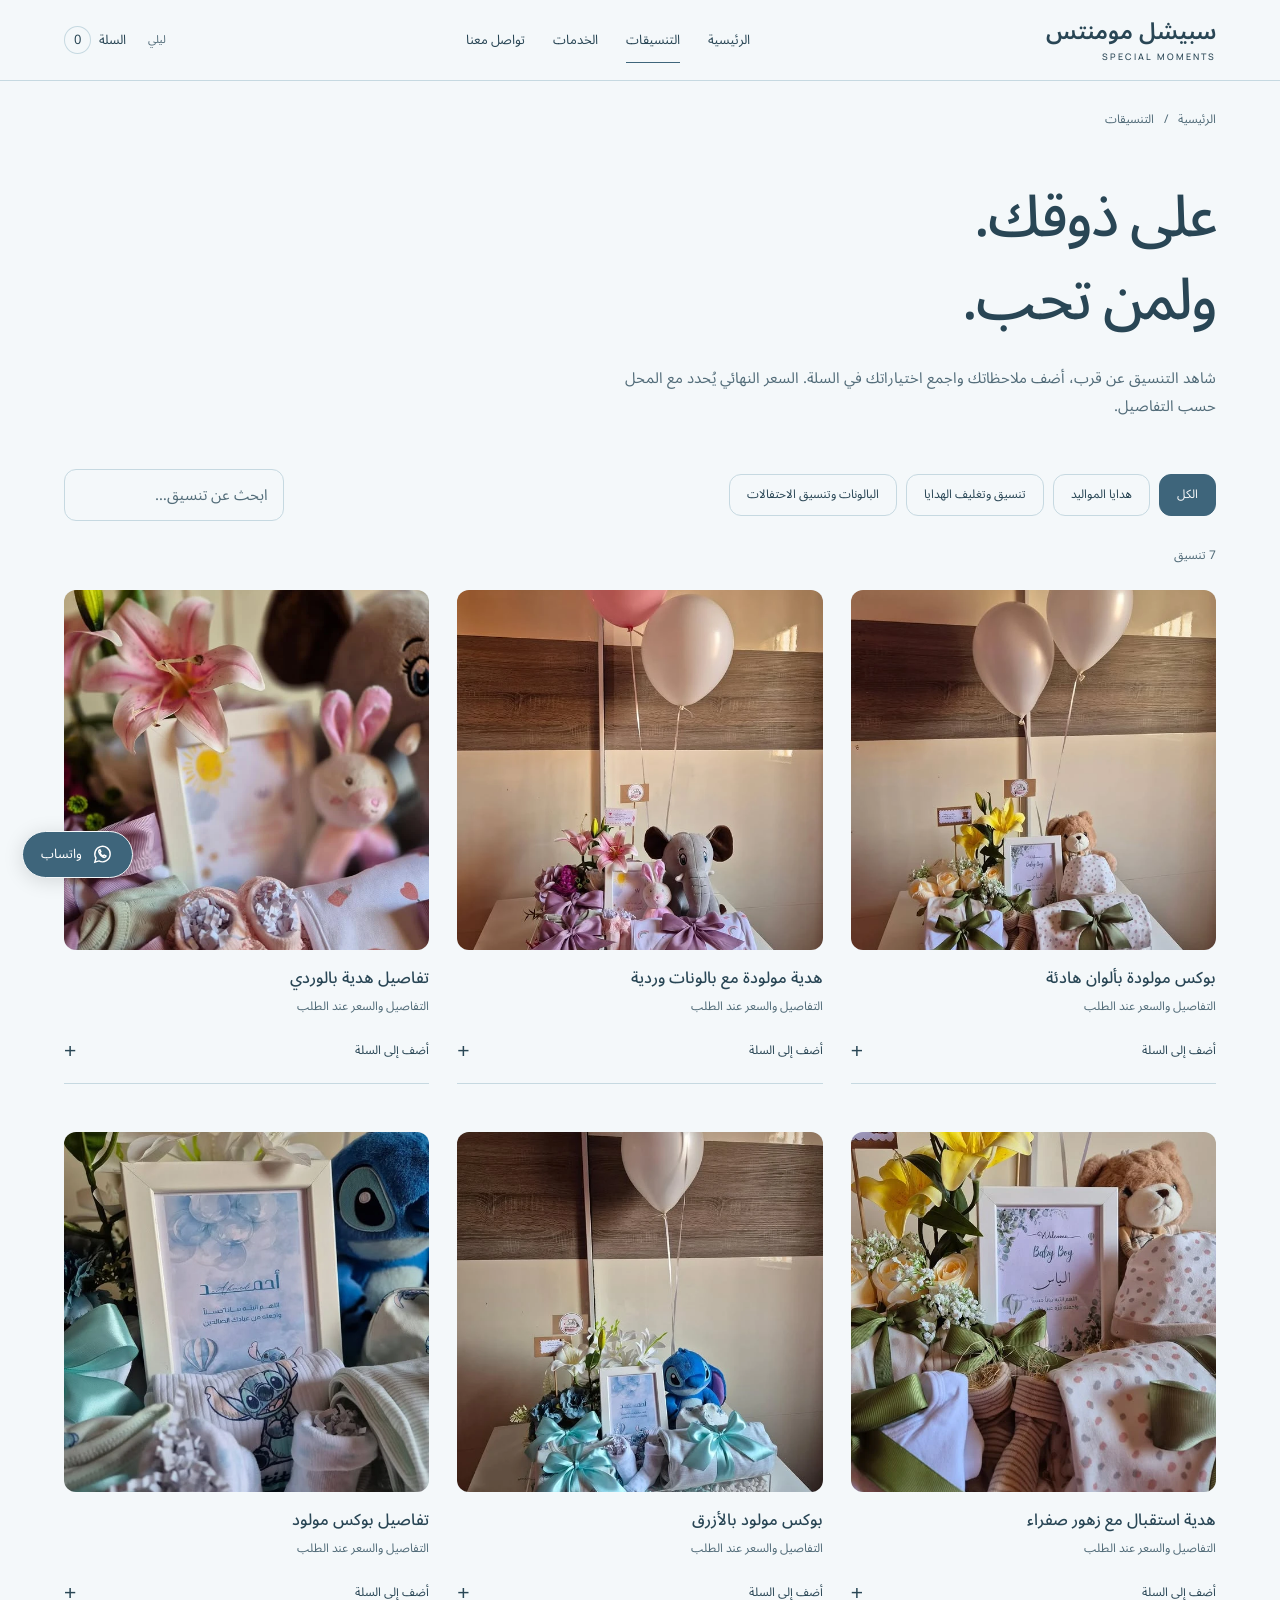
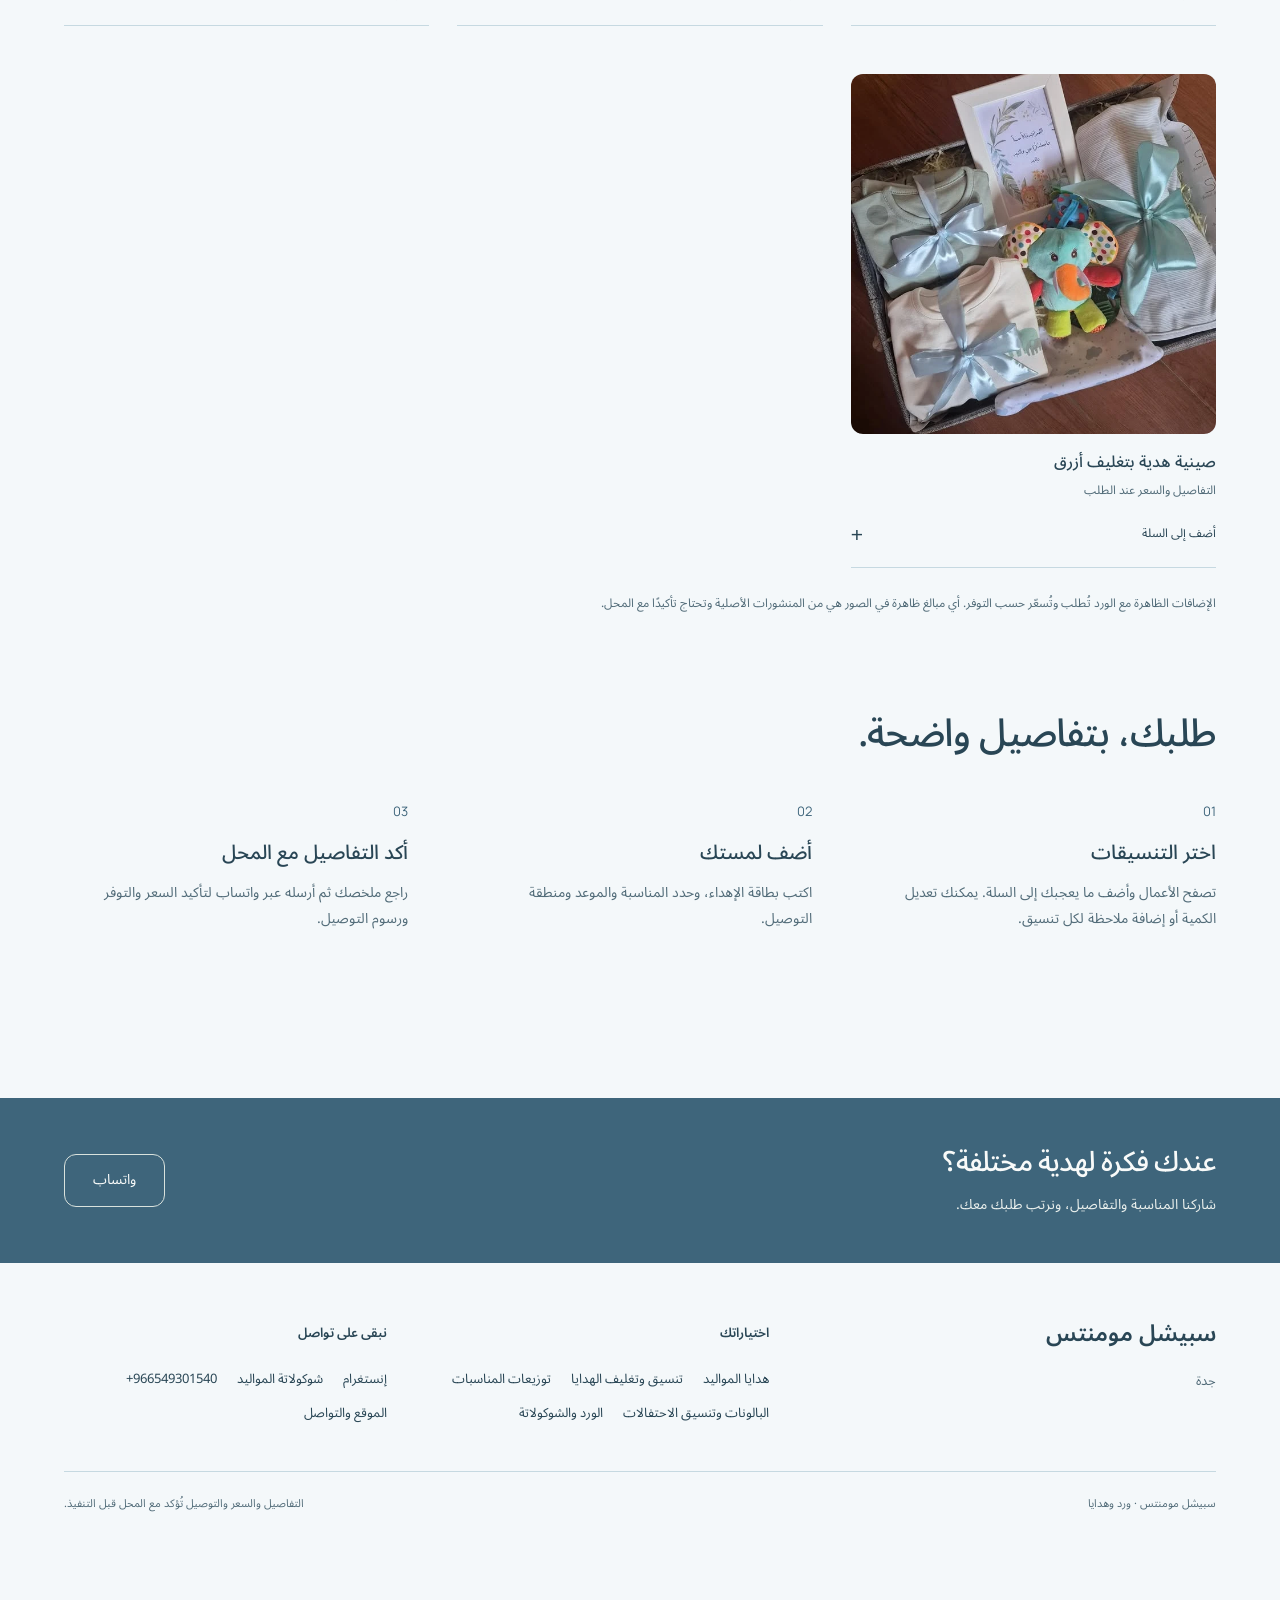
<file: shop.html>
<!doctype html><html lang="ar" dir="rtl"><head><meta charset="utf-8"><meta name="viewport" content="width=device-width, initial-scale=1"><meta name="robots" content="noindex,nofollow"><title>جميع التنسيقات | سبيشل مومنتس</title><meta name="description" content="بوكسات مواليد وتوزيعات، بألوان ناعمة وتفاصيل قريبة من القلب. اختاروا هديتكم وأضيفوا كلمتكم."><meta name="theme-color" content="#f5f1e9"><link rel="icon" href="assets/favicon.svg" type="image/svg+xml"><link rel="stylesheet" href="assets/style.css"><script defer src="assets/app.js"></script></head><body data-edition="nine" data-theme="sky"><a class="skip" href="#main">انتقل للمحتوى</a><header><div class="container nav-shell"><a href="index.html" class="brand">سبيشل مومنتس<small>SPECIAL MOMENTS</small></a><nav class="navlinks" id="main-nav" aria-label="القائمة الرئيسية"><a href="index.html">الرئيسية</a><a href="shop.html" aria-current="page">التنسيقات</a><a href="services.html">الخدمات</a><a href="contact.html">تواصل معنا</a></nav><div class="nav-actions"><button class="appearance" type="button" aria-label="تغيير المظهر">المظهر</button><a href="cart.html" class="bag-link" aria-label="سلة الطلب"><span class="bag-label">السلة</span><span class="bag-count">0</span></a><button class="menu-toggle" type="button" aria-controls="main-nav" aria-expanded="false">القائمة</button></div></div></header><div class="container storage-warning" hidden>تعذر حفظ السلة في هذا المتصفح. تبقى اختياراتك في الصفحة الحالية فقط.</div><noscript><p class="container no-script">لتجميع التنسيقات في السلة، فعّل JavaScript أو أرسل اسم التنسيق مباشرة عبر <a href="https://wa.me/966549301540">WhatsApp</a>.</p></noscript><main id="main"><div class="container breadcrumbs"><a href="index.html">الرئيسية</a><span>/</span>التنسيقات</div><section class="container"><div class="page-intro"><span class="eyebrow">سبيشل مومنتس</span><h1>على ذوقك.
ولمن تحب.</h1><p>شاهد التنسيق عن قرب، أضف ملاحظاتك واجمع اختياراتك في السلة. السعر النهائي يُحدد مع المحل حسب التفاصيل.</p></div><div class="filters"><button type="button" class="filter-chip active" aria-pressed="true" data-filter="all">الكل</button><button type="button" class="filter-chip" aria-pressed="false" data-filter="newborn">هدايا المواليد</button><button type="button" class="filter-chip" aria-pressed="false" data-filter="gifts">تنسيق وتغليف الهدايا</button><button type="button" class="filter-chip" aria-pressed="false" data-filter="balloons">البالونات وتنسيق الاحتفالات</button><label class="search-field"><span class="sr-only">ابحث في التنسيقات</span><input id="search" type="search" placeholder="ابحث عن تنسيق…"></label></div><p class="serial" data-result-count style="margin-bottom:22px" aria-live="polite">7 تنسيق</p><div class="catalog"><div class="products "><article class="product" id="special-05" data-categories="newborn gifts" data-search="بوكس مولودة بألوان هادئة"><div class="product-visual"><button type="button" data-view="special-05" aria-label="عرض بوكس مولودة بألوان هادئة"><img class="" src="assets/img/05.webp" alt="بوكس مولودة بألوان هادئة" loading="lazy" decoding="async" width="700" height="850"></button></div><div class="product-info"><h3>بوكس مولودة بألوان هادئة</h3><p>التفاصيل والسعر عند الطلب</p><button type="button" class="product-add" data-add="special-05"><span>أضف إلى السلة</span><b aria-hidden="true">+</b></button></div></article><article class="product" id="special-02" data-categories="newborn balloons" data-search="هدية مولودة مع بالونات وردية"><div class="product-visual"><button type="button" data-view="special-02" aria-label="عرض هدية مولودة مع بالونات وردية"><img class="" src="assets/img/02.webp" alt="هدية مولودة مع بالونات وردية" loading="lazy" decoding="async" width="700" height="850"></button></div><div class="product-info"><h3>هدية مولودة مع بالونات وردية</h3><p>التفاصيل والسعر عند الطلب</p><button type="button" class="product-add" data-add="special-02"><span>أضف إلى السلة</span><b aria-hidden="true">+</b></button></div></article><article class="product" id="special-00" data-categories="newborn gifts" data-search="تفاصيل هدية بالوردي"><div class="product-visual"><button type="button" data-view="special-00" aria-label="عرض تفاصيل هدية بالوردي"><img class="" src="assets/img/00.webp" alt="تفاصيل هدية بالوردي" loading="lazy" decoding="async" width="700" height="850"></button></div><div class="product-info"><h3>تفاصيل هدية بالوردي</h3><p>التفاصيل والسعر عند الطلب</p><button type="button" class="product-add" data-add="special-00"><span>أضف إلى السلة</span><b aria-hidden="true">+</b></button></div></article><article class="product" id="special-03" data-categories="newborn gifts" data-search="هدية استقبال مع زهور صفراء"><div class="product-visual"><button type="button" data-view="special-03" aria-label="عرض هدية استقبال مع زهور صفراء"><img class="" src="assets/img/03.webp" alt="هدية استقبال مع زهور صفراء" loading="lazy" decoding="async" width="700" height="850"></button></div><div class="product-info"><h3>هدية استقبال مع زهور صفراء</h3><p>التفاصيل والسعر عند الطلب</p><button type="button" class="product-add" data-add="special-03"><span>أضف إلى السلة</span><b aria-hidden="true">+</b></button></div></article><article class="product" id="special-08" data-categories="newborn balloons" data-search="بوكس مولود بالأزرق"><div class="product-visual"><button type="button" data-view="special-08" aria-label="عرض بوكس مولود بالأزرق"><img class="" src="assets/img/08.webp" alt="بوكس مولود بالأزرق" loading="lazy" decoding="async" width="700" height="850"></button></div><div class="product-info"><h3>بوكس مولود بالأزرق</h3><p>التفاصيل والسعر عند الطلب</p><button type="button" class="product-add" data-add="special-08"><span>أضف إلى السلة</span><b aria-hidden="true">+</b></button></div></article><article class="product" id="special-06" data-categories="newborn gifts" data-search="تفاصيل بوكس مولود"><div class="product-visual"><button type="button" data-view="special-06" aria-label="عرض تفاصيل بوكس مولود"><img class="" src="assets/img/06.webp" alt="تفاصيل بوكس مولود" loading="lazy" decoding="async" width="700" height="850"></button></div><div class="product-info"><h3>تفاصيل بوكس مولود</h3><p>التفاصيل والسعر عند الطلب</p><button type="button" class="product-add" data-add="special-06"><span>أضف إلى السلة</span><b aria-hidden="true">+</b></button></div></article><article class="product" id="special-10" data-categories="gifts newborn" data-search="صينية هدية بتغليف أزرق"><div class="product-visual"><button type="button" data-view="special-10" aria-label="عرض صينية هدية بتغليف أزرق"><img class="" src="assets/img/10.webp" alt="صينية هدية بتغليف أزرق" loading="lazy" decoding="async" width="700" height="850"></button></div><div class="product-info"><h3>صينية هدية بتغليف أزرق</h3><p>التفاصيل والسعر عند الطلب</p><button type="button" class="product-add" data-add="special-10"><span>أضف إلى السلة</span><b aria-hidden="true">+</b></button></div></article></div></div><div class="empty-results" hidden>لا توجد تنسيقات بهذه الكلمات. جرّب بحثًا آخر أو اختر الكل.</div><p class="gallery-footnote">الإضافات الظاهرة مع الورد تُطلب وتُسعّر حسب التوفر. أي مبالغ ظاهرة في الصور هي من المنشورات الأصلية وتحتاج تأكيدًا مع المحل.</p></section><section class="section container"><span class="eyebrow">من اختيارك إلى وصول الهدية</span><h2>طلبك، بتفاصيل واضحة.</h2><div class="steps"><div class="step"><span>01</span><h3>اختر التنسيقات</h3><p>تصفح الأعمال وأضف ما يعجبك إلى السلة. يمكنك تعديل الكمية أو إضافة ملاحظة لكل تنسيق.</p></div><div class="step"><span>02</span><h3>أضف لمستك</h3><p>اكتب بطاقة الإهداء، وحدد المناسبة والموعد ومنطقة التوصيل.</p></div><div class="step"><span>03</span><h3>أكد التفاصيل مع المحل</h3><p>راجع ملخصك ثم أرسله عبر واتساب لتأكيد السعر والتوفر ورسوم التوصيل.</p></div></div></section></main><section class="contact-band"><div class="container"><div><h2>عندك فكرة لهدية مختلفة؟</h2><p>شاركنا المناسبة والتفاصيل، ونرتب طلبك معك.</p></div><a class="button" href="https://wa.me/966549301540" target="_blank" rel="noopener noreferrer">واتساب</a></div></section><footer><div class="container"><div class="footer-grid"><div><a class="brand" href="index.html">سبيشل مومنتس</a><p>جدة</p></div><div class="footer-col"><strong>اختياراتك</strong><div class="footer-links"><a href="newborn.html">هدايا المواليد</a><a href="gifts.html">تنسيق وتغليف الهدايا</a><a href="favours.html">توزيعات المناسبات</a><a href="balloons.html">البالونات وتنسيق الاحتفالات</a><a href="chocolate.html">الورد والشوكولاتة</a></div></div><div class="footer-col"><strong>نبقى على تواصل</strong><div class="footer-links"><a href="https://www.instagram.com/specialmoments.4/" target="_blank" rel="noopener noreferrer">إنستغرام</a><a href="https://www.instagram.com/specialmoments.44/" target="_blank" rel="noopener noreferrer">شوكولاتة المواليد</a><a href="tel:+966549301540" dir="ltr">+966549301540</a><a href="contact.html">الموقع والتواصل</a></div></div></div><div class="copyright"><span>سبيشل مومنتس · ورد وهدايا</span><span>التفاصيل والسعر والتوصيل تُؤكد مع المحل قبل التنفيذ.</span></div></div></footer><a class="wa-float" href="https://wa.me/966549301540" target="_blank" rel="noopener noreferrer"><svg viewBox="0 0 24 24" aria-hidden="true"><path d="M20 11.6a8 8 0 0 1-11.7 7.1L4 20l1.2-4.3A8 8 0 1 1 20 11.6Z"/><path d="M8.3 7.6c-.9 1.5 1 5.8 4.2 7.2 2 .9 3.2-.4 3.2-1.2l-2-1-1 1c-1.8-.8-2.7-1.8-3.4-3.5l1-1-1-2Z"/></svg><span>واتساب</span></a><dialog class="dialog" aria-labelledby="product-title"><div class="dialog-shell"><button type="button" class="dialog-close">إغلاق</button><img class="dialog-photo" alt=""><div class="dialog-copy"><span class="serial"></span><h2 id="product-title"></h2><p>اختر هذا التنسيق، ودوّن أي تغيير في الألوان أو الحجم أو الإضافات. يُؤكد السعر والتوفر قبل التنفيذ.</p><label for="product-qty">الكمية</label><select id="product-qty"><option>1</option><option>2</option><option>3</option><option>4</option><option>5</option><option>6</option><option>7</option><option>8</option><option>9</option><option>10</option><option>11</option><option>12</option><option>13</option><option>14</option><option>15</option><option>16</option><option>17</option><option>18</option><option>19</option><option>20</option><option>25</option><option>50</option><option>100</option><option>200</option><option>500</option><option>1000</option></select><label for="product-note" style="margin-top:18px">لمستك على التنسيق (اختياري)</label><textarea id="product-note" maxlength="180" placeholder="اللون، الحجم، أو الإضافة التي تفضلها"></textarea><button class="button" type="button" data-dialog-add>أضف إلى السلة</button></div></div></dialog><div class="toast" role="status" aria-live="polite"></div><script type="application/json" id="store-data">{"slug": "special-moments-gifts-jeddah", "name": "سبيشل مومنتس", "en": "SPECIAL MOMENTS", "phone": "966549301540", "products": [{"id": "special-05", "image": "05.webp", "name": "بوكس مولودة بألوان هادئة", "en": "بوكس مولودة بألوان هادئة", "categories": ["newborn", "gifts"]}, {"id": "special-02", "image": "02.webp", "name": "هدية مولودة مع بالونات وردية", "en": "هدية مولودة مع بالونات وردية", "categories": ["newborn", "balloons"]}, {"id": "special-00", "image": "00.webp", "name": "تفاصيل هدية بالوردي", "en": "تفاصيل هدية بالوردي", "categories": ["newborn", "gifts"]}, {"id": "special-03", "image": "03.webp", "name": "هدية استقبال مع زهور صفراء", "en": "هدية استقبال مع زهور صفراء", "categories": ["newborn", "gifts"]}, {"id": "special-08", "image": "08.webp", "name": "بوكس مولود بالأزرق", "en": "بوكس مولود بالأزرق", "categories": ["newborn", "balloons"]}, {"id": "special-06", "image": "06.webp", "name": "تفاصيل بوكس مولود", "en": "تفاصيل بوكس مولود", "categories": ["newborn", "gifts"]}, {"id": "special-10", "image": "10.webp", "name": "صينية هدية بتغليف أزرق", "en": "صينية هدية بتغليف أزرق", "categories": ["gifts", "newborn"]}], "assets": "assets/img/", "base": "./", "servicePhones": {}}</script></body></html>
</file>
<file: assets/style.css>
@import url('./fonts/arabic.css');
@import url('./fonts/manrope.css');
:root{--paper:#f4f6f4;--ink:#182c28;--accent:#275e50;--soft:#e4ebe6;--muted:#51665e;--line:#ccd8d0;--radius:3px;color-scheme:light}
*{box-sizing:border-box}html{scroll-behavior:smooth;scroll-padding-top:90px}body{margin:0;background:var(--paper);color:var(--ink);font-family:'Noto Sans Arabic',sans-serif;font-size:15px;line-height:1.9}a{color:inherit;text-decoration:none}button,input,select,textarea{font:inherit;color:inherit}button,a,input,select,textarea{-webkit-tap-highlight-color:transparent}button,a{touch-action:manipulation}button{cursor:pointer}button:disabled{cursor:default;opacity:.45}button:active,.button:active{transform:translateY(1px)}img{display:block;width:100%;object-fit:cover}figure{margin:0}h1,h2,h3,p{margin:0}h1,h2,h3{font-weight:500;line-height:1.45;text-wrap:balance}h1{font-size:clamp(38px,4.8vw,68px);white-space:pre-line;letter-spacing:-1.8px}h2{font-size:clamp(29px,3vw,43px);letter-spacing:-.8px}h3{font-size:19px}p{color:var(--muted)}[hidden]{display:none!important}:focus-visible{outline:2px solid var(--accent);outline-offset:5px}.container{width:min(1280px,90%);margin-inline:auto}.section{padding-block:90px}.intro{margin-top:14px;max-width:550px}.eyebrow{display:block;font-size:13px;margin-bottom:24px}.sr-only,.skip:not(:focus){position:absolute;width:1px;height:1px;overflow:hidden;clip-path:inset(50%)}.skip:focus{position:fixed;z-index:100;background:var(--paper);padding:15px}.no-scroll{overflow:hidden}
header{background:var(--paper);border-bottom:1px solid var(--line);position:sticky;top:0;z-index:20}.nav-shell{height:80px;display:flex;align-items:center;justify-content:space-between;gap:20px}.brand{font-size:23px;font-weight:600;line-height:1.4;white-space:nowrap}.brand small{display:block;font-family:Manrope,sans-serif;font-size:9px;letter-spacing:2px;font-weight:500;margin-top:3px}.navlinks{display:flex;gap:28px;font-size:13px}.navlinks a{padding-block:10px}.navlinks [aria-current]{box-shadow:0 1px var(--accent)}.nav-actions{display:flex;align-items:center;gap:18px;font-size:13px}.bag-link{display:flex;align-items:center;gap:8px}.bag-count{border:1px solid var(--line);border-radius:50%;min-width:27px;line-height:26px;text-align:center}.menu-toggle{display:none;background:transparent;border:0;padding:10px}.button{display:inline-flex;align-items:center;justify-content:center;padding:12px 28px;background:var(--accent);color:#f9fbfa;border:1px solid var(--accent);border-radius:var(--radius);font-size:14px;min-height:48px;white-space:nowrap;transition:filter .2s}.button:hover{filter:brightness(.88)}.text-link{display:inline-block;border-bottom:1px solid currentColor;padding-block:6px;font-size:14px}.button.secondary{color:var(--ink);background:transparent;border-color:var(--line)}
.hero{display:grid;grid-template-columns:1fr 1fr;gap:8%;align-items:center;position:relative;padding-block:38px 45px;min-height:650px}.hero-copy{padding-block:25px}.hero p{max-width:390px;margin-top:24px;font-size:16px}.hero-actions{display:flex;gap:26px;align-items:center;margin-top:30px}.hero-media{position:relative}.hero-media>img{height:540px;object-position:center; border-radius:var(--radius)}.hero-media figcaption{font-size:11px;margin-top:9px;color:var(--muted)}.hero-accent{display:none}.selected{border-top:1px solid var(--line)}.products{display:grid;grid-template-columns:repeat(3,minmax(0,1fr));gap:48px 28px}.feature-products{grid-template-columns:repeat(4,minmax(0,1fr));margin-top:38px}.product-visual{overflow:hidden;background:var(--soft);border-radius:var(--radius)}.product-visual button{display:block;width:100%;border:0;padding:0;background:transparent}.product img{height:360px;object-fit:cover;transition:transform .55s}.feature-products img{height:330px}.product-visual:hover img{transform:scale(1.035)}.product-info{padding-top:17px}.product-info h3{font-size:16px}.product-info p{font-size:12px;margin-top:6px}.product-add{border:0;border-bottom:1px solid var(--line);background:none;width:100%;display:flex;justify-content:space-between;align-items:center;padding:12px 0;font-size:12px}.product-add b{font-family:Arial;font-size:21px;font-weight:400}.all-work{margin-top:32px}.service-editorial{display:grid;grid-template-columns:.85fr 1fr;gap:10%;padding-block:40px 95px;align-items:center}.service-photo img{height:580px}.service-copy h2{margin-bottom:24px}.service-links a{display:flex;justify-content:space-between;align-items:center;gap:14px;padding:17px 0;border-bottom:1px solid var(--line)}.service-action{font-size:11px;color:var(--muted)}.personal-note{background:var(--soft);padding:65px 7%;display:grid;grid-template-columns:1fr 1fr;gap:28px 10%;align-items:center}.personal-note p{max-width:440px}.personal-note .button{grid-column:2;justify-self:start}.steps{display:grid;grid-template-columns:repeat(3,1fr);gap:60px;margin-top:38px}.step>span{font-family:Manrope,sans-serif;color:var(--accent);display:block;margin-bottom:15px;font-size:13px}.step h3{font-size:20px;margin-bottom:12px}.step p{font-size:14px;max-width:330px}.section>.eyebrow{display:none}
.contact-band{background:var(--accent);color:#f8faf9;margin-top:75px;padding:45px 0}.contact-band .container{display:flex;justify-content:space-between;align-items:center;gap:30px}.contact-band h2{font-size:28px}.contact-band p{color:#e9efec;font-size:14px;margin-top:8px}.contact-band .button{border-color:#d9e2dd;background:transparent}footer{padding:55px 0 100px}.footer-grid{display:grid;grid-template-columns:1.2fr 1fr 1fr;gap:60px}.footer-grid p{font-size:13px;margin-top:18px;max-width:280px}.footer-col strong{font-weight:600;font-size:13px}.footer-links{display:flex;flex-wrap:wrap;gap:10px 20px;margin-top:20px;font-size:13px}.copyright{margin-top:45px;padding-top:22px;border-top:1px solid var(--line);font-size:11px;color:var(--muted);display:flex;justify-content:space-between;gap:30px}.wa-float{position:fixed;bottom:22px;inset-inline-end:22px;z-index:25;display:flex;gap:9px;align-items:center;background:var(--accent);border:1px solid var(--paper);border-radius:30px;color:#fff;padding:10px 18px;font-size:13px;box-shadow:0 3px 20px #0002}.wa-float svg{width:23px;height:23px;fill:none;stroke:currentColor;stroke-width:1.5}
.breadcrumbs{font-size:12px;display:flex;gap:10px;padding-top:28px;color:var(--muted)}.page-intro{padding-block:45px 48px;max-width:780px}.page-intro .eyebrow{display:none}.page-intro p{margin-top:20px;max-width:610px}.page-intro h1{font-size:clamp(36px,4.5vw,59px)}.service-list{display:grid;grid-template-columns:repeat(2,minmax(0,1fr));gap:35px}.service-tile{display:grid;grid-template-columns:160px 1fr;gap:25px;background:var(--soft);align-items:center}.service-tile img{height:200px}.service-tile h3{font-size:21px;margin-bottom:12px}.service-tile span{font-size:12px;color:var(--muted)}.service-tile div{padding:18px 0 18px 18px}.service-hero{display:grid;grid-template-columns:1fr 1fr;gap:8%;align-items:center;padding-block:42px}.service-hero>img{height:480px;max-width:100%;object-fit:contain;background:var(--soft)}.service-hero h1{font-size:clamp(34px,4vw,52px)}.service-hero p{margin-block:20px 28px}.service-hero .eyebrow{display:none}.service-index{display:flex;gap:10px;flex-wrap:wrap;margin-bottom:55px}.service-index a,.filter-chip{background:transparent;border:1px solid var(--line);padding:9px 17px;font-size:12px;border-radius:var(--radius)}.service-index [aria-current],.filter-chip.active{background:var(--accent);color:#fafafa;border-color:var(--accent)}.section-heading{margin-bottom:32px}.section-heading .eyebrow{display:none}.section-heading>.serial{display:block;margin-top:10px}.serial{font-size:12px;color:var(--muted)}.gallery-footnote{margin-top:25px;font-size:12px;max-width:780px}.filters{display:flex;gap:9px;flex-wrap:wrap;align-items:center;margin-bottom:24px}.search-field{margin-inline-start:auto;width:220px}.filters input{width:100%;padding:11px 15px;border:1px solid var(--line);background:transparent}.empty-results{padding:45px;background:var(--soft)}.faq{max-width:850px;margin:auto}.faq h2{margin-bottom:25px}.faq details{border-bottom:1px solid var(--line);padding:18px 0}.faq summary{cursor:pointer}.faq p{padding-top:16px;font-size:14px}.request-service{padding:70px 0;max-width:900px}.request-service>p{margin-top:24px;max-width:620px}.service-request{background:var(--soft);padding:40px;margin-block:35px}.service-request h2{font-size:28px}.service-request p{margin-block:14px 28px}.service-request .text-link{margin-inline-start:20px}.contact-layout{display:grid;grid-template-columns:1fr 1fr;gap:10%}.contact-detail{margin-bottom:36px}.contact-detail small{display:block;color:var(--muted)}.contact-detail p{font-size:20px;color:var(--ink);margin-block:8px 16px}.contact-detail .text-link{margin-inline-start:14px}.contact-photo img{height:640px}.fineprint,.cart-checkout-note{font-size:12px;color:var(--muted);margin-block:14px}.contact-layout>.fineprint{grid-column:1/-1}
.cart-layout{display:grid;grid-template-columns:1.15fr 1fr;gap:6%;align-items:start}.cart-summary{font-size:13px;margin-bottom:20px}.cart-row{display:grid;grid-template-columns:95px 1fr auto;gap:20px;padding:23px 0;border-bottom:1px solid var(--line);align-items:start}.cart-row img{height:125px}.cart-row h3{font-size:16px}.cart-row small{font-size:10px;color:var(--muted)}.qty{display:flex;align-items:center;gap:16px;margin-top:12px}.qty button{background:var(--soft);border:0;width:36px;height:36px;font-family:Arial;font-size:21px}.qty span{font-size:13px}.remove{border:0;background:transparent;text-decoration:underline;font-size:12px;padding:8px}.empty-cart{padding:40px;background:var(--soft)}.empty-cart p{margin-block:15px 22px}.request-form{padding:32px;background:var(--soft)}.request-form h2{font-size:29px}.form-grid{display:grid;grid-template-columns:1fr 1fr;gap:20px 15px;margin-block:25px}.form-grid label{font-size:13px;display:flex;flex-direction:column;gap:7px}.form-grid .full{grid-column:1/-1}input,textarea,select{min-width:0;max-width:100%;border:1px solid var(--line);border-radius:var(--radius);background:var(--paper);padding:11px 12px}input::placeholder,textarea::placeholder{color:var(--muted);opacity:1}textarea{resize:vertical;min-height:100px}select{width:100%}.request-form .button{max-width:100%}.dialog{width:min(940px,94vw);max-height:90dvh;border:0;padding:0;background:var(--paper);color:var(--ink)}.dialog::backdrop{background:#13231ee0}.dialog-shell{position:relative;display:grid;grid-template-columns:1fr 1fr;gap:35px;padding:36px;align-items:start}.dialog-photo{height:580px;object-fit:contain;background:var(--soft)}.dialog-copy{padding-top:30px}.dialog-copy h2{font-size:28px;margin-block:10px 20px}.dialog-copy p{font-size:13px;margin-bottom:20px}.dialog-copy label{display:block;font-size:13px;margin-bottom:5px}.dialog-copy textarea{width:100%;margin-bottom:18px}.dialog-close{position:absolute;top:5px;inset-inline-end:16px;border:0;background:var(--paper);padding:7px 12px;font-size:12px}.toast{position:fixed;bottom:90px;left:50%;transform:translate(-50%,20px);opacity:0;pointer-events:none;z-index:50;padding:13px 22px;background:var(--ink);color:var(--paper);font-size:13px;max-width:90vw;transition:opacity .2s,transform .2s}.toast.visible{opacity:1;transform:translate(-50%,0)}.storage-warning,.no-script{padding:15px;background:var(--soft);font-size:13px}
/* Brand palettes and compositions follow the actual photographed work. */
body[data-theme=forest]{--paper:#edf0ec;--ink:#16372b;--accent:#214f3b;--soft:#dce5db;--muted:#4f6457;--line:#bfcfc1}body[data-theme=forest] .hero{grid-template-columns:1fr .73fr .48fr;gap:4%}body[data-theme=forest] .hero-accent{display:block;padding-top:100px}body[data-theme=forest] .hero-accent img{height:300px}body[data-theme=forest] .hero h1{font-size:58px}body[data-theme=forest] .hero-media>img{height:560px;object-fit:contain;background:#182c24}body[data-theme=forest] .service-photo img{object-fit:contain;background:var(--soft)}
body[data-theme=rose]{--paper:#faf4f5;--ink:#4b2836;--accent:#77374c;--soft:#f0e2e6;--muted:#74515e;--line:#dec7cf}body[data-theme=rose] .hero-media>img{border-radius:210px 210px 4px 4px}body[data-theme=rose] .feature-products .product:nth-child(even){margin-top:55px}
body[data-theme=lilac]{--paper:#f5f3f9;--ink:#302542;--accent:#614679;--soft:#e9e3ef;--muted:#66566f;--line:#d6cce0}body[data-theme=lilac] .hero{grid-template-columns:1fr .72fr;gap:15%}body[data-theme=lilac] .hero-media>img{object-fit:contain;background:var(--soft);height:550px}body[data-theme=lilac] .product img{object-fit:contain;background:var(--soft)}
body[data-theme=sky]{--paper:#f4f8fa;--ink:#294655;--accent:#3e657b;--soft:#e2edf2;--muted:#526c79;--line:#c6d9e1;--radius:12px}body[data-theme=sky] .hero-media{padding:22px;background:var(--soft);border-radius:180px 180px 12px 12px}body[data-theme=sky] .hero-media>img{border-radius:160px 160px 7px 7px;height:480px}body[data-theme=sky] .service-photo img{border-radius:12px}
body[data-theme=blush]{--paper:#fff5f7;--ink:#553342;--accent:#843f5b;--soft:#f6e2e9;--muted:#795565;--line:#e4c8d3}body[data-theme=blush] .hero{grid-template-columns:.9fr 1.1fr;gap:8%}body[data-theme=blush] .hero-media>img{height:490px;aspect-ratio:1;object-fit:cover}body[data-theme=blush] .feature-products{gap:35px}body[data-theme=blush] .service-photo img{height:480px}
body[data-theme=red]{--paper:#f6f5f4;--ink:#282323;--accent:#9c263c;--soft:#eae5e5;--muted:#625456;--line:#d8cecf}body[data-theme=red] .hero{grid-template-columns:1fr .8fr;gap:13%}body[data-theme=red] .hero-media{background:var(--accent);padding:15px}body[data-theme=red] .hero-media figcaption{color:#fff}body[data-theme=red] .product img{object-fit:contain}
body[data-theme=plum]{--paper:#f7f4f9;--ink:#35263d;--accent:#6c4678;--soft:#eae1ef;--muted:#6d5975;--line:#d8cadf}body[data-theme=plum] .hero-media>img{height:530px;border-radius:2px 140px 2px 2px}body[data-theme=plum] .feature-products .product:nth-child(2){margin-top:50px}body[data-theme=plum] .hero{gap:12%}
body[data-theme=teal]{--paper:#edf5f4;--ink:#193e40;--accent:#245a5d;--soft:#dceae8;--muted:#4d6b6b;--line:#bcd2d0}body[data-theme=teal] .hero{grid-template-columns:1fr .8fr .35fr;gap:5%}body[data-theme=teal] .hero-accent{display:block;padding-top:170px}body[data-theme=teal] .hero-accent img{height:250px}body[data-theme=teal] .hero h1{font-size:56px}body[data-theme=teal] .hero-media>img{height:530px}
body[data-theme=sage]{--paper:#f4f7f0;--ink:#35432a;--accent:#526941;--soft:#e5ebdc;--muted:#606e53;--line:#cbd6bd}body[data-theme=sage] .hero-media>img{border-radius:200px 0 0 0;height:535px}body[data-theme=sage] .service-editorial{grid-template-columns:1fr 1fr}.feature-products .product:nth-child(4){align-self:start}
body[data-theme=blue]{--paper:#f3f5fb;--ink:#223657;--accent:#345e92;--soft:#e1e8f4;--muted:#536786;--line:#c5d1e5}body[data-theme=blue] .hero-media{background:var(--soft);padding:18px}body[data-theme=blue] .hero-media>img{height:480px}body[data-theme=blue] .hero{gap:10%}body[data-theme=blue] .feature-products .product:nth-child(odd){margin-top:35px}
html[data-mode=dark] body[data-theme]{--paper:#181d1c;--ink:#edf3ef;--soft:#252e2a;--muted:#b9c8bf;--line:#43544a}html[data-mode=dark] body[data-theme=rose],html[data-mode=dark] body[data-theme=blush]{--paper:#251c22;--ink:#f7eaf0;--soft:#362830;--muted:#d4bdc8;--line:#644854}html[data-mode=dark] body[data-theme=plum],html[data-mode=dark] body[data-theme=lilac]{--paper:#211d28;--ink:#f1ecf8;--soft:#312a3c;--muted:#c9bdd6;--line:#574a66}html[data-mode=dark] body[data-theme=sky],html[data-mode=dark] body[data-theme=blue]{--paper:#19232d;--ink:#edf4fc;--soft:#263443;--muted:#bfcede;--line:#475d75}html[data-mode=dark] body[data-theme=red]{--paper:#231d1e;--ink:#f8eff0;--soft:#36292c;--muted:#d2bdc1;--line:#62494f}html[data-mode=dark] .step>span{color:var(--ink)}html[data-mode=dark] :focus-visible{outline-color:var(--ink)}
@media(max-width:1100px){.navlinks{gap:16px}.brand{font-size:20px}.hero h1,body[data-theme] .hero h1{font-size:48px}.hero{min-height:auto}.hero-media>img{height:480px}.feature-products{grid-template-columns:repeat(2,1fr)}.feature-products img{height:410px}.feature-products .product{margin-top:0!important}.products{gap:30px 20px}.product img{height:310px}.hero-accent{display:none!important}body[data-theme] .hero{grid-template-columns:1fr 1fr;gap:7%}.service-tile{grid-template-columns:120px 1fr}.service-tile h3{font-size:18px}.service-action{display:none}}
@media(max-width:767px){body{font-size:14px}.container{width:calc(100% - 36px)}.nav-shell{height:70px;gap:10px}.brand{font-size:20px}.brand small{font-size:8px}.nav-actions{gap:7px}.menu-toggle{display:block}.bag-label{display:none}.navlinks{display:none;position:absolute;top:70px;left:0;right:0;padding:18px;background:var(--paper);border-bottom:1px solid var(--line);box-shadow:0 12px 15px #0001}.navlinks.open{display:flex;flex-direction:column;gap:4px}.navlinks a{padding:12px}.hero,body[data-theme] .hero{grid-template-columns:1fr;gap:25px;padding-block:30px}.hero-copy{padding:0}.hero h1,body[data-theme] .hero h1{font-size:43px;line-height:1.35;letter-spacing:-1px}.eyebrow{font-size:11px;margin-bottom:15px}.hero p{font-size:14px;margin-top:16px;max-width:360px}.hero-actions{margin-top:21px;gap:24px}.hero-media>img,body[data-theme] .hero-media>img{height:430px;border-radius:var(--radius);object-fit:cover}.hero-media figcaption{display:none}body[data-theme=forest] .hero-media>img,body[data-theme=lilac] .hero-media>img{object-fit:contain}body[data-theme=sky] .hero-media{border-radius:var(--radius);padding:12px}body[data-theme=sky] .hero-media>img{border-radius:var(--radius)}.section{padding-block:55px}h2{font-size:29px}.intro{font-size:13px}.products,.feature-products{grid-template-columns:repeat(2,minmax(0,1fr));gap:28px 15px}.feature-products{margin-top:27px}.product img,.feature-products img{height:235px}.product-info{padding-top:11px}.product-info h3{font-size:14px;line-height:1.6}.product-info p{font-size:10px}.product-add{font-size:11px;min-height:44px}.service-editorial{grid-template-columns:1fr!important;gap:28px;padding-block:15px 50px}.service-photo img,body[data-theme] .service-photo img{height:360px;object-fit:contain;background:var(--soft)}.service-copy h2 br{display:none}.service-links a{font-size:15px}.service-action{display:inline}.personal-note{grid-template-columns:1fr;padding:35px 26px;gap:22px}.personal-note .button{grid-column:1}.personal-note p{font-size:13px}.steps{grid-template-columns:1fr;gap:30px;margin-top:30px}.step{padding-inline-start:28px;border-inline-start:1px solid var(--line);position:relative}.step>span{font-size:11px;margin-bottom:5px}.step h3{font-size:18px}.step p{font-size:13px;max-width:none}.contact-band{margin-top:35px;padding:35px 0}.contact-band .container{flex-direction:column;align-items:start;gap:22px}.contact-band h2{font-size:25px}.contact-band p{font-size:12px}footer{padding-top:35px}.footer-grid{grid-template-columns:1fr;gap:28px}.footer-links{margin-top:12px}.copyright{flex-direction:column;gap:10px;margin-top:30px}.wa-float{bottom:14px;inset-inline-end:14px;font-size:12px;padding:9px 15px}.page-intro{padding-block:32px}.page-intro h1{font-size:36px;letter-spacing:-1px}.page-intro p{font-size:13px;margin-top:15px}.service-list{grid-template-columns:1fr;gap:20px}.service-tile{grid-template-columns:110px 1fr;gap:18px}.service-tile img{height:155px}.service-tile h3{font-size:18px}.service-tile span{font-size:11px}.service-hero{grid-template-columns:1fr;gap:25px;padding-block:28px}.service-hero h1{font-size:34px}.service-hero>img{height:380px}.service-hero p{font-size:14px}.service-index{gap:8px;margin-bottom:30px}.service-index a{font-size:11px;padding:8px 12px}.section-heading h2{font-size:27px}.filters{gap:7px}.filter-chip{font-size:11px;padding:8px 12px}.search-field{width:100%;margin-top:10px}.gallery-footnote{font-size:11px}.request-service{padding:40px 0}.request-service h1{font-size:36px}.service-request{padding:25px}.service-request .text-link{margin:20px 0 0}.contact-layout{grid-template-columns:1fr;gap:28px}.contact-photo img{height:420px}.contact-detail p{font-size:18px}.cart-layout{grid-template-columns:1fr;gap:32px}.cart-row{grid-template-columns:75px 1fr auto;gap:12px}.cart-row img{height:110px}.cart-row h3{font-size:14px}.request-form{padding:22px 17px}.request-form .button{padding-inline:17px;font-size:12px}.form-grid{gap:17px 12px}.form-grid label{font-size:12px}.form-grid input,.form-grid select,.form-grid textarea{font-size:16px;width:100%;padding:9px}.empty-cart{padding:30px 22px}.dialog-shell{grid-template-columns:1fr;padding:38px 18px 24px;gap:15px}.dialog-photo{height:310px}.dialog-copy{padding:0}.dialog-copy h2{font-size:25px;margin-block:8px 14px}.dialog-copy p{font-size:12px}.dialog-copy .serial{display:none}.dialog-copy input,.dialog-copy textarea,.dialog-copy select{font-size:16px}.dialog{width:94vw;max-height:92dvh}.dialog-close{top:4px}.breadcrumbs{padding-top:20px;font-size:11px}.faq summary{font-size:14px}.faq p{font-size:12px}}
@media(max-width:370px){.hero h1,body[data-theme] .hero h1{font-size:38px}.product img,.feature-products img{height:205px}.brand{font-size:18px}.nav-actions{gap:1px}.container{width:calc(100% - 28px)}.form-grid{grid-template-columns:1fr}.form-grid .full{grid-column:auto}.service-tile{grid-template-columns:95px 1fr}.hero-media>img,body[data-theme] .hero-media>img{height:365px}}
@media(prefers-reduced-motion:reduce){html{scroll-behavior:auto}*,*::before,*::after{transition:none!important;animation:none!important}.product-visual:hover img{transform:none}}

.appearance{background:transparent;border:0;padding:8px 4px;font-size:11px;min-height:44px;color:var(--muted)}
</file>
